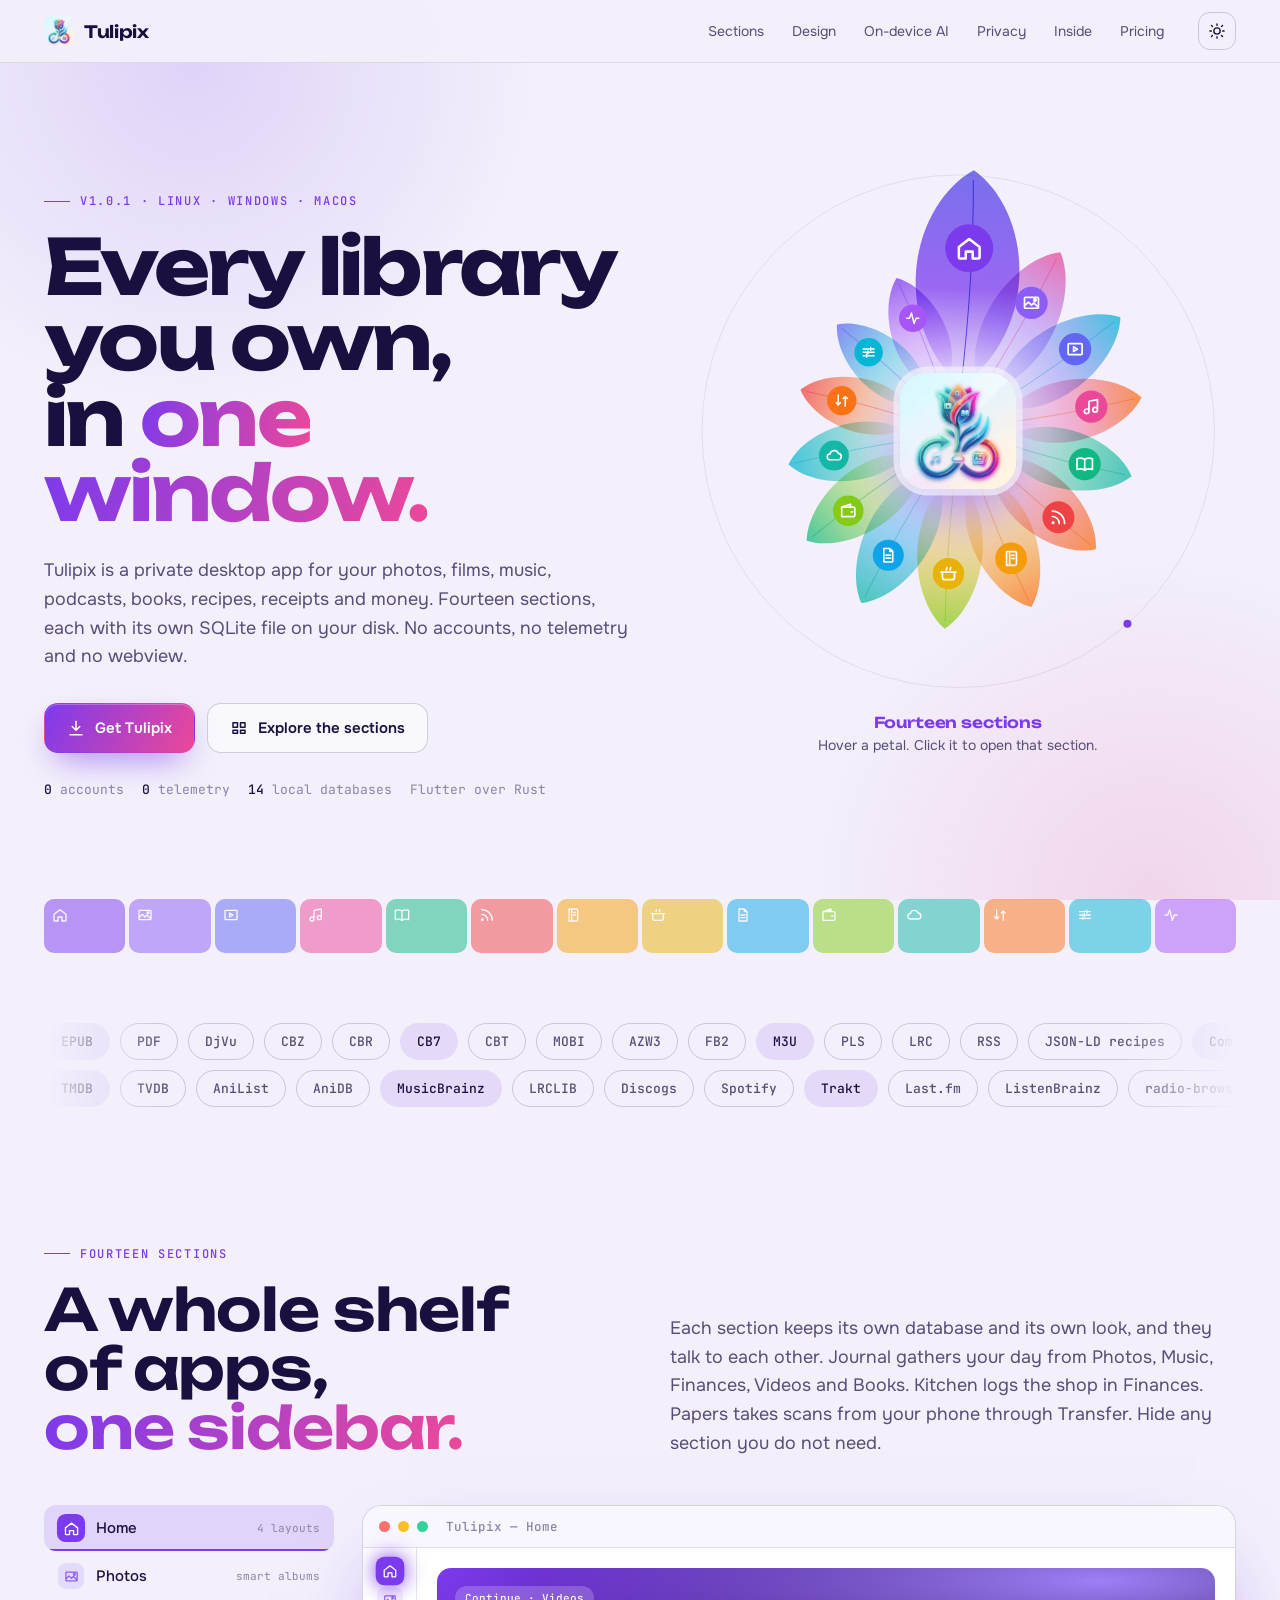
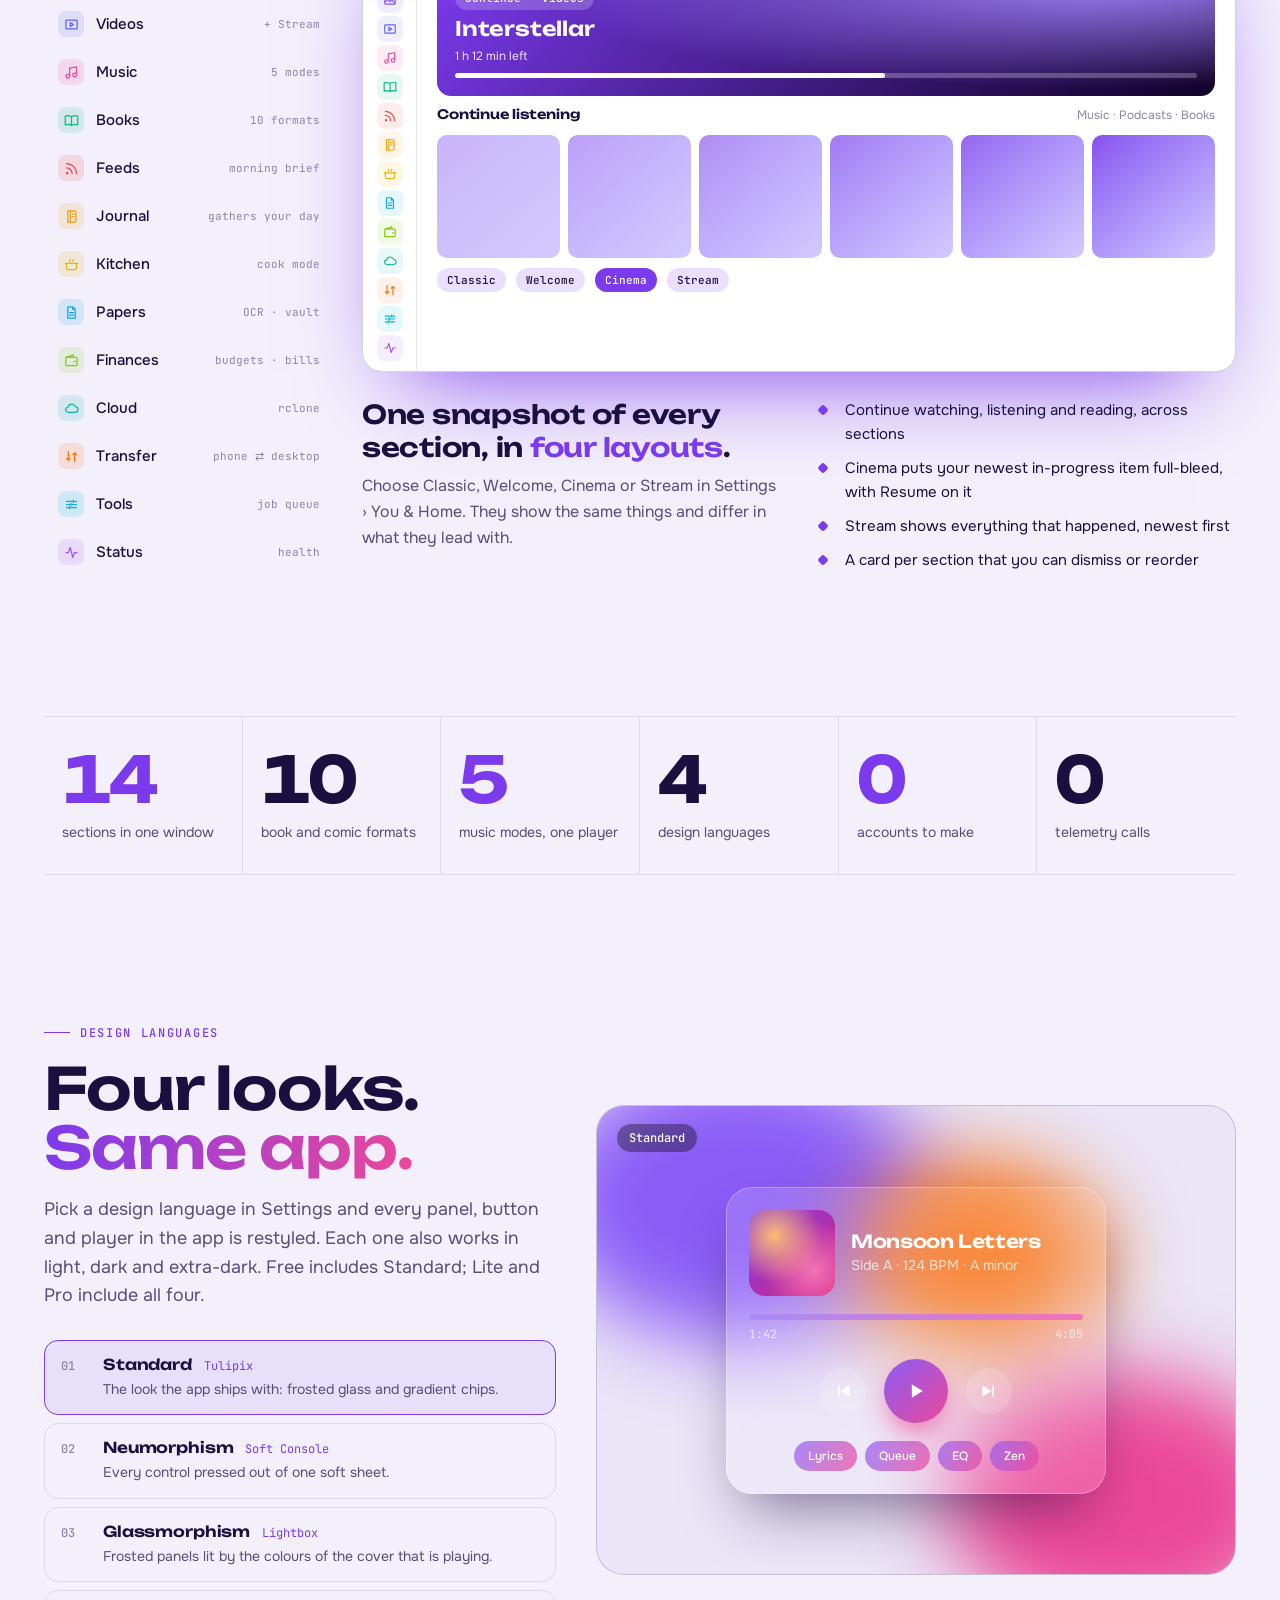
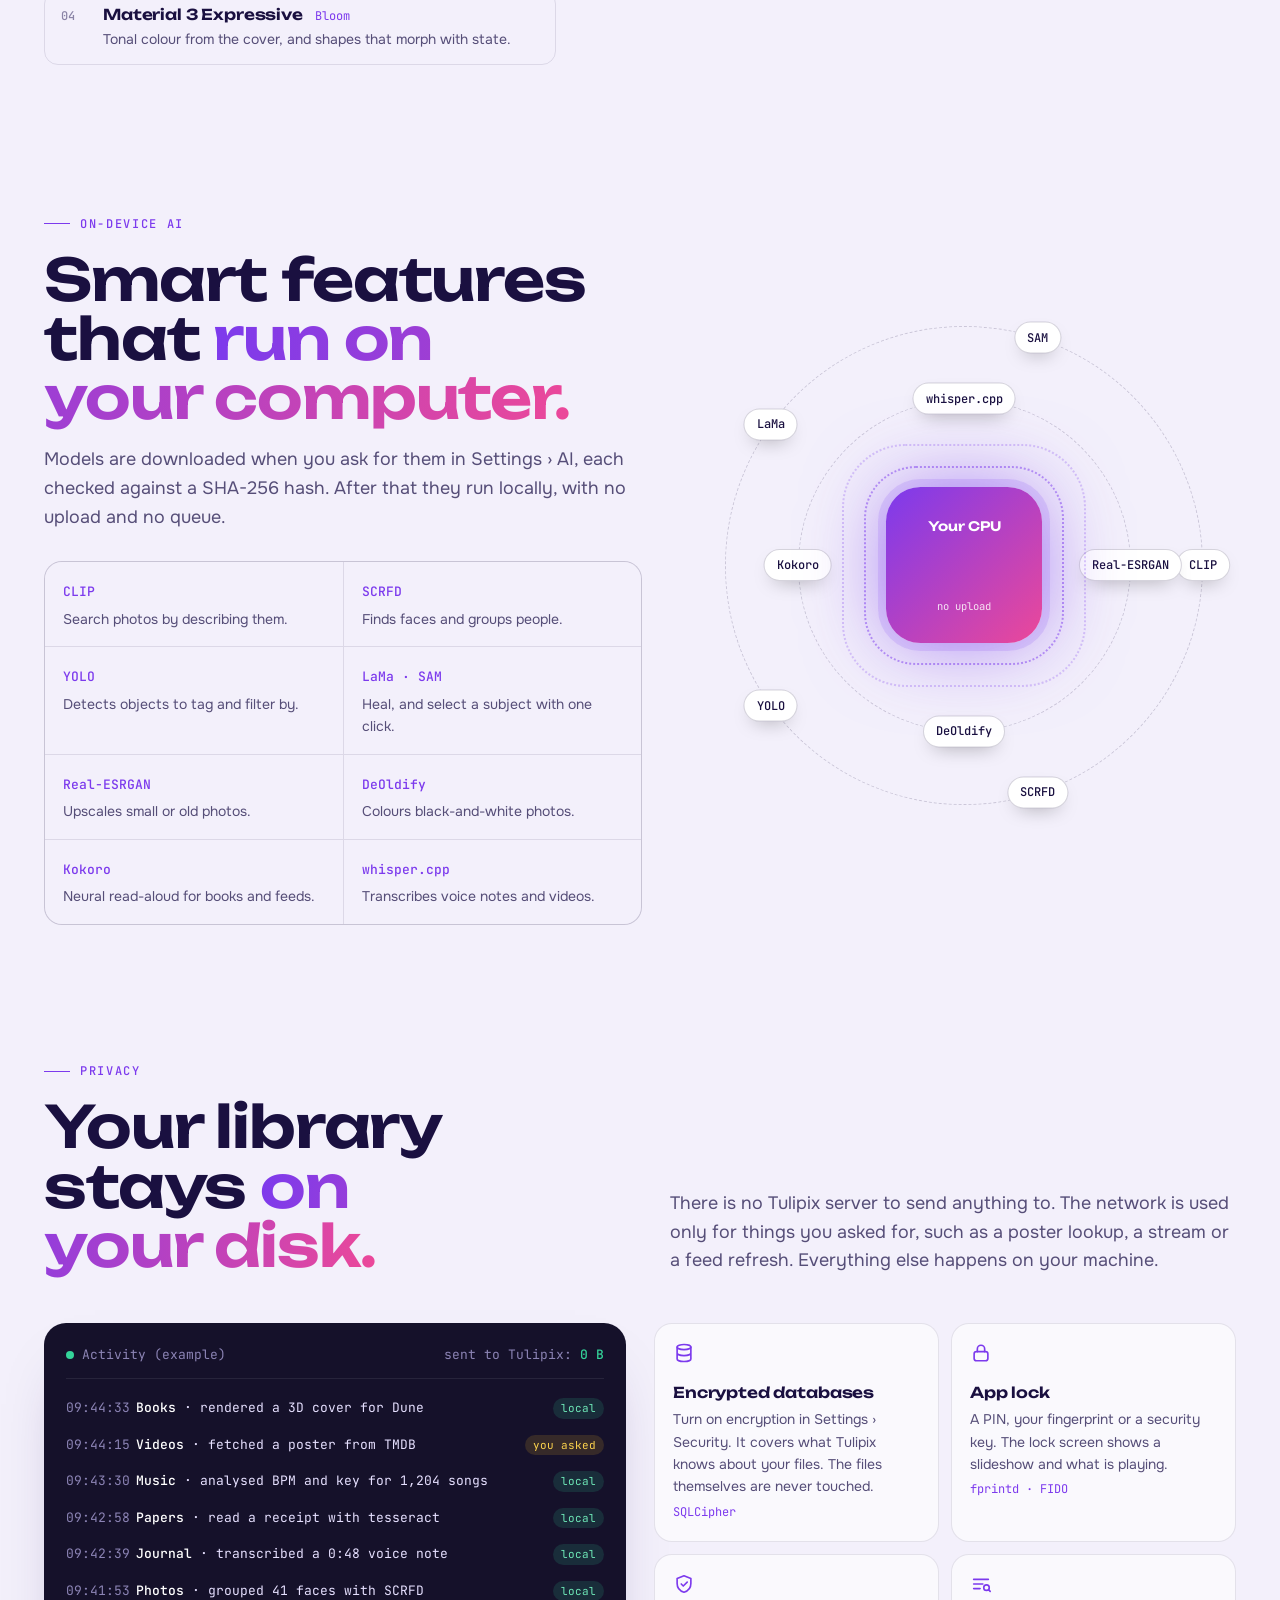
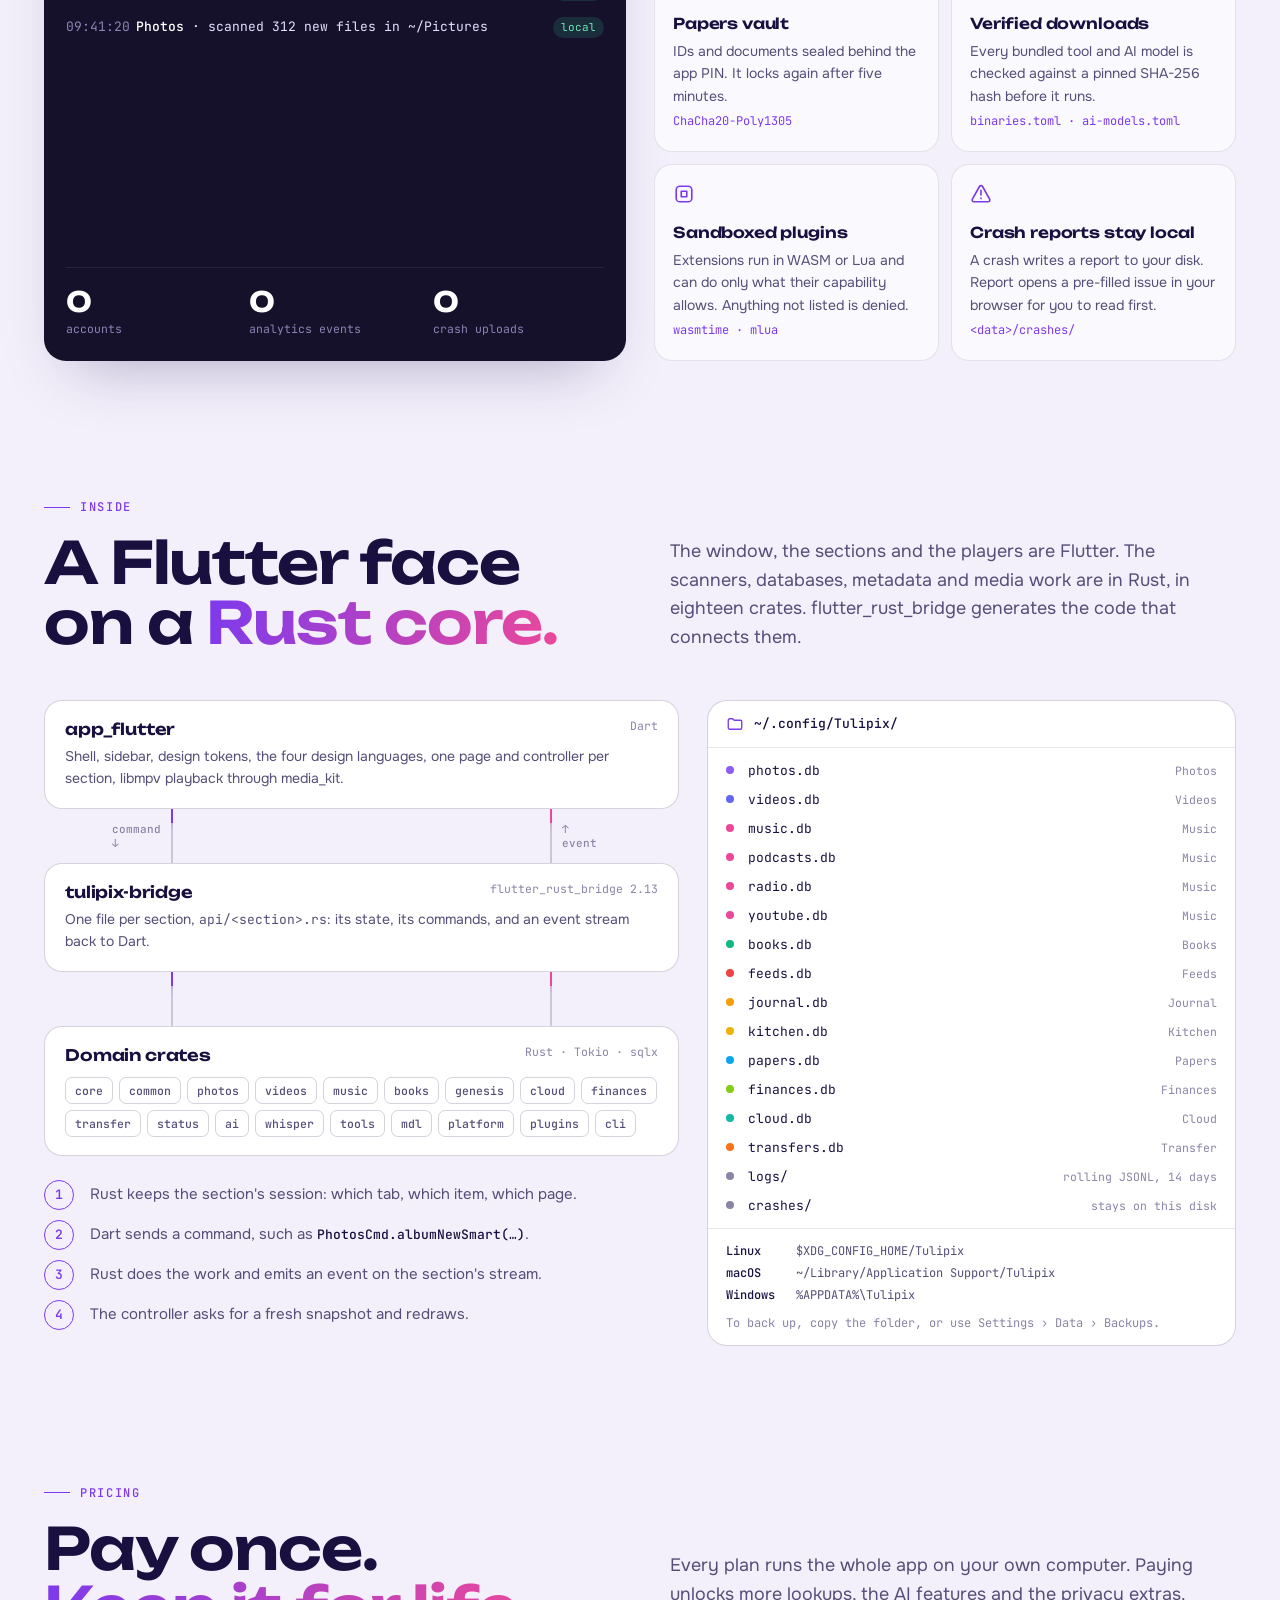
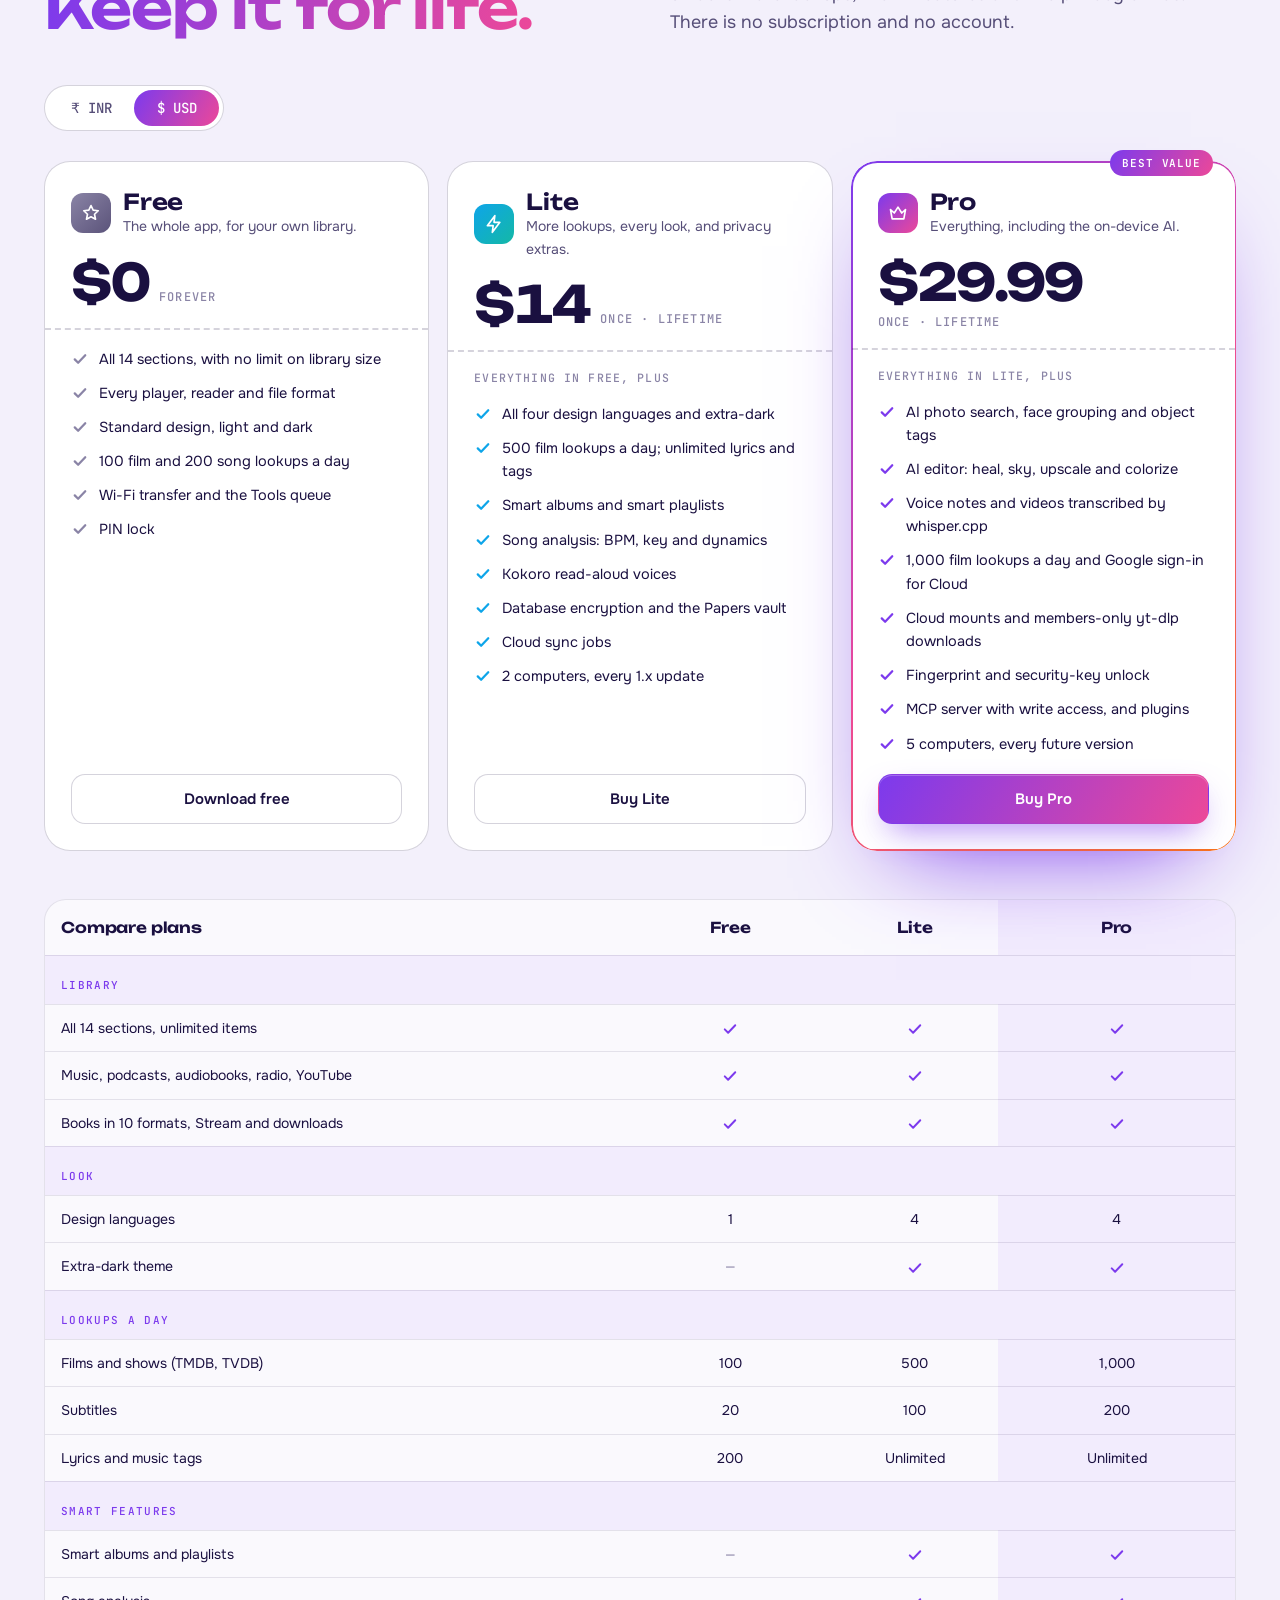
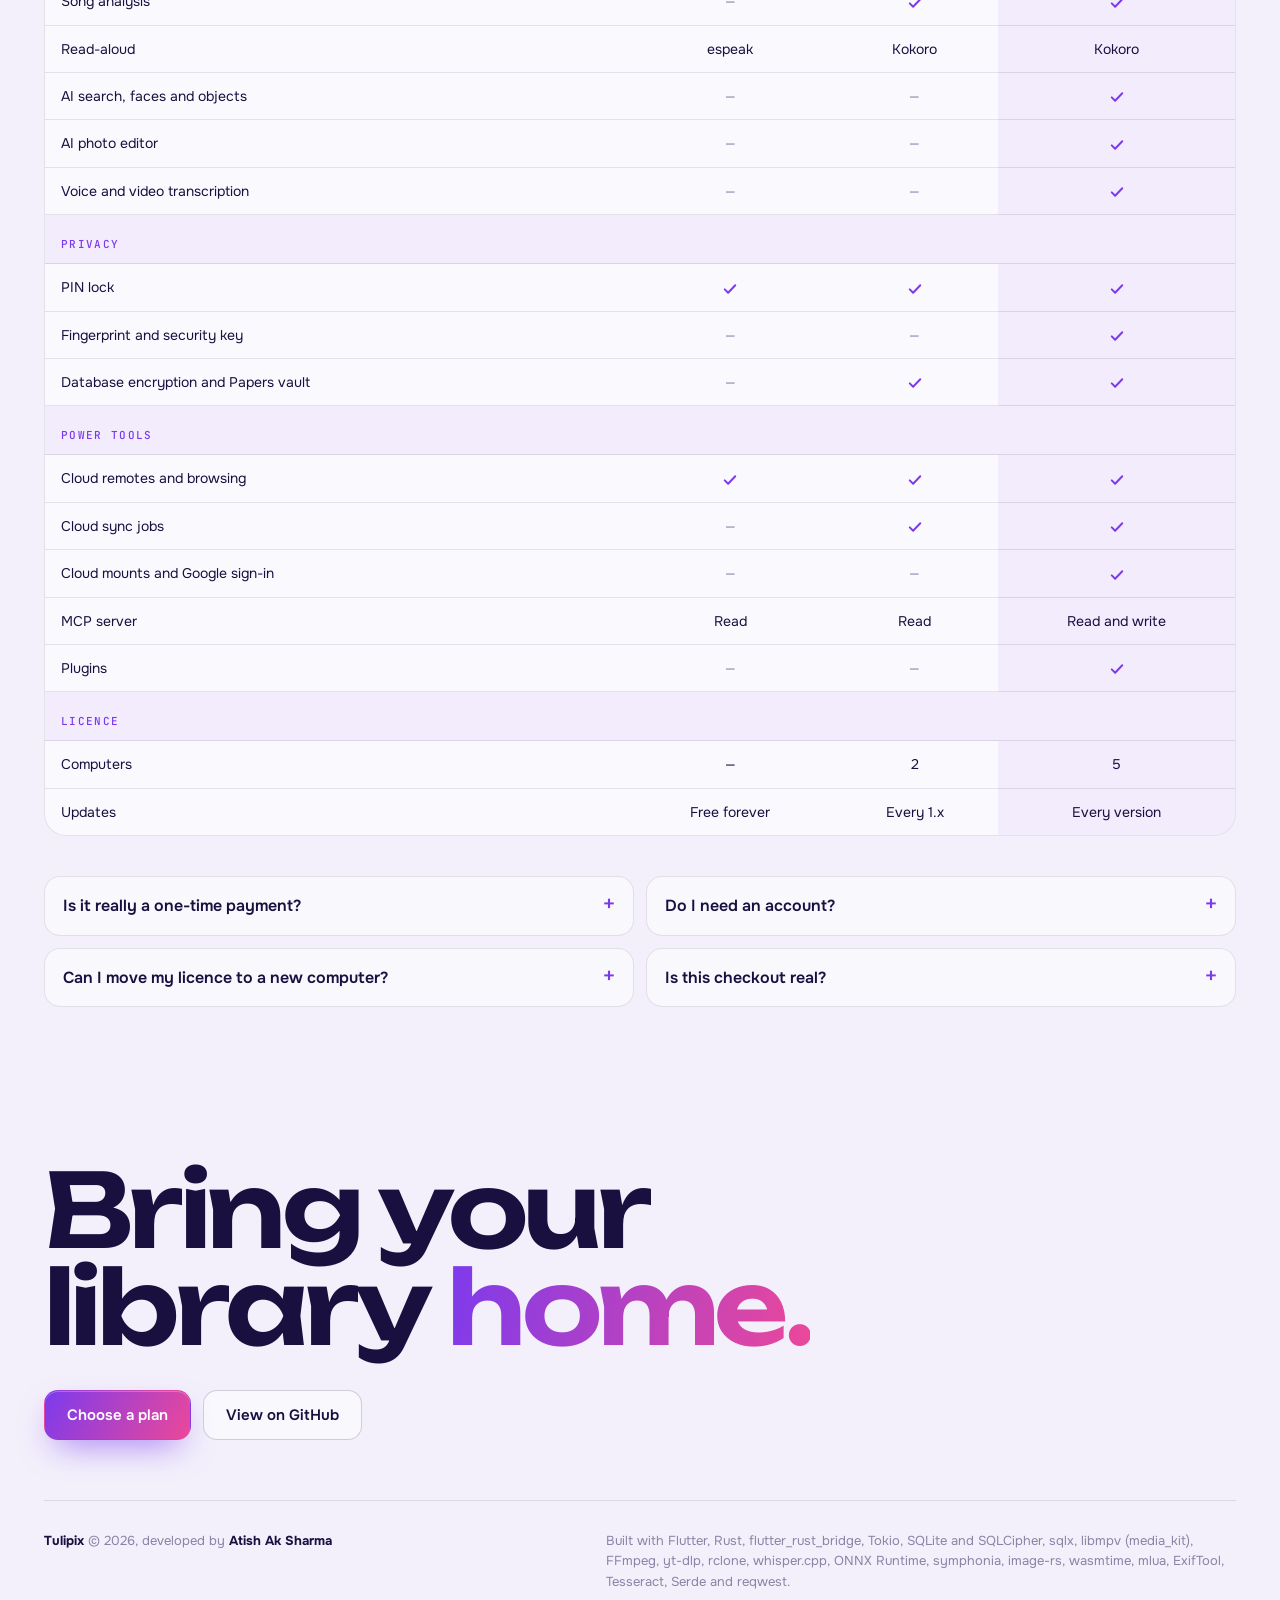
<file: index.html>
<!doctype html>
<html lang="en">
<head>
<meta charset="utf-8">
<meta name="viewport" content="width=device-width, initial-scale=1, viewport-fit=cover">
<title>Tulipix — Private desktop app for photos, videos, music and books</title>
<meta name="description" content="A private desktop app for Linux, Windows and macOS: photos, videos, music, books, recipes, receipts and money in one window. No accounts, no telemetry.">
<meta name="robots" content="index, follow, max-image-preview:large">
<link rel="canonical" href="https://tulipix.pro/">
<meta name="author" content="Atish Ak Sharma">
<meta name="application-name" content="Tulipix">
<meta name="color-scheme" content="light dark">
<meta name="theme-color" media="(prefers-color-scheme: light)" content="#F3F0FB">
<meta name="theme-color" media="(prefers-color-scheme: dark)" content="#0C0A18">
<link rel="icon" type="image/png" sizes="32x32" href="favicon-32.png">
<link rel="apple-touch-icon" sizes="180x180" href="apple-touch-icon.png">
<meta property="og:type" content="website">
<meta property="og:site_name" content="Tulipix">
<meta property="og:url" content="https://tulipix.pro/">
<meta property="og:title" content="Tulipix — every library you own, in one window">
<meta property="og:description" content="Photos, videos, music, podcasts, books, recipes, receipts and money in one private desktop app. Fourteen sections, each with its own database on your disk.">
<meta property="og:image" content="https://tulipix.pro/og-image.jpg">
<meta property="og:image:width" content="1200">
<meta property="og:image:height" content="630">
<meta property="og:image:alt" content="The Tulipix app icon beside the words: every library you own, in one window.">
<meta property="og:locale" content="en_US">
<meta name="twitter:card" content="summary_large_image">
<meta name="twitter:title" content="Tulipix — every library you own, in one window">
<meta name="twitter:description" content="A private desktop app for Linux, Windows and macOS. No accounts, no telemetry.">
<meta name="twitter:image" content="https://tulipix.pro/og-image.jpg">
<script type="application/ld+json">
{
  "@context": "https://schema.org",
  "@type": "SoftwareApplication",
  "name": "Tulipix",
  "applicationCategory": "MultimediaApplication",
  "operatingSystem": "Linux, Windows, macOS",
  "softwareVersion": "1.0.1",
  "description": "A private desktop app for photos, videos, music, podcasts, books, recipes, receipts and money. Fourteen sections in one window, each with its own local database. No accounts and no telemetry.",
  "url": "https://tulipix.pro/",
  "image": "https://tulipix.pro/og-image.jpg",
  "downloadUrl": "https://github.com/atishsharma/tulipix/releases",
  "license": "https://www.apache.org/licenses/LICENSE-2.0",
  "isAccessibleForFree": true,
  "offers": [
    { "@type": "Offer", "name": "Free", "price": "0", "priceCurrency": "USD" },
    { "@type": "Offer", "name": "Lite, lifetime licence", "price": "14", "priceCurrency": "USD" },
    { "@type": "Offer", "name": "Lite, lifetime licence", "price": "999", "priceCurrency": "INR" },
    { "@type": "Offer", "name": "Pro, lifetime licence", "price": "29.99", "priceCurrency": "USD" },
    { "@type": "Offer", "name": "Pro, lifetime licence", "price": "1999", "priceCurrency": "INR" }
  ],
  "author": { "@type": "Person", "name": "Atish Ak Sharma" },
  "featureList": ["Photos with smart albums and on-device AI", "Videos and Stream", "Music, podcasts, audiobooks, radio and YouTube", "Books in ten formats", "Feeds", "Journal", "Kitchen", "Papers with OCR and a vault", "Finances", "Cloud through rclone", "Wi-Fi transfer to and from your phone", "Tools job queue", "Status dashboard", "Four design languages"]
}
</script>
<link rel="preconnect" href="https://fonts.googleapis.com">
<link rel="preconnect" href="https://fonts.gstatic.com" crossorigin>
<link rel="stylesheet" href="https://fonts.googleapis.com/css2?family=Unbounded:wght@400;500;600;700&family=Onest:wght@400;500;600;700&family=JetBrains+Mono:wght@400;500&display=swap">
<style>
@property --hue { syntax: '<color>'; inherits: true; initial-value: #7C3AED; }
@property --hue2 { syntax: '<color>'; inherits: true; initial-value: #4F46E5; }

:root {
  --bg: #F3F0FB;
  --bg-2: #EAE5F7;
  --panel: #FFFFFF;
  --panel-2: #F8F6FE;
  --text: #1A1040;
  --dim: #564E78;
  --faint: #8A84A6;
  --line: rgba(26, 16, 64, .10);
  --line-2: rgba(26, 16, 64, .18);
  --shadow: 0 30px 60px -30px rgba(40, 20, 90, .35);
  --term: #15112A;
  --term-text: #E6E0FF;
  --term-dim: #8C84B5;
  --neu: #E7E3F2;
  --neu-hi: rgba(255, 255, 255, .95);
  --neu-lo: rgba(120, 104, 170, .35);
  --tonal: #FBE0EC;
  --tonal-on: #4A1230;
  --glow: .16;
  --hue: #7C3AED;
  --hue2: #4F46E5;
  --display: 'Unbounded', 'Arial Black', system-ui, sans-serif;
  --body: 'Onest', ui-sans-serif, system-ui, -apple-system, 'Segoe UI', sans-serif;
  --mono: 'JetBrains Mono', ui-monospace, 'SFMono-Regular', Menlo, Consolas, monospace;
  transition: --hue .5s ease, --hue2 .5s ease;
}
@media (prefers-color-scheme: dark) {
  :root:not([data-theme="light"]) {
    color-scheme: dark;
    --bg: #0C0A18;
    --bg-2: #120F22;
    --panel: #17132B;
    --panel-2: #1E1936;
    --text: #EEEAFB;
    --dim: #ADA6CB;
    --faint: #716A93;
    --line: rgba(238, 234, 251, .08);
    --line-2: rgba(238, 234, 251, .17);
    --shadow: 0 40px 80px -30px rgba(0, 0, 0, .7);
    --term: #07060F;
    --neu: #1D1A2B;
    --neu-hi: rgba(255, 255, 255, .06);
    --neu-lo: rgba(0, 0, 0, .55);
    --tonal: #3A1530;
    --tonal-on: #FFD8EA;
    --glow: .22;
  }
}
:root[data-theme="dark"] {
  color-scheme: dark;
  --bg: #0C0A18;
  --bg-2: #120F22;
  --panel: #17132B;
  --panel-2: #1E1936;
  --text: #EEEAFB;
  --dim: #ADA6CB;
  --faint: #716A93;
  --line: rgba(238, 234, 251, .08);
  --line-2: rgba(238, 234, 251, .17);
  --shadow: 0 40px 80px -30px rgba(0, 0, 0, .7);
  --term: #07060F;
  --neu: #1D1A2B;
  --neu-hi: rgba(255, 255, 255, .06);
  --neu-lo: rgba(0, 0, 0, .55);
  --tonal: #3A1530;
  --tonal-on: #FFD8EA;
  --glow: .22;
}

* { box-sizing: border-box; }
[hidden] { display: none !important; }
html { scroll-behavior: smooth; }
body {
  margin: 0;
  background: var(--bg);
  color: var(--text);
  font: 400 16px/1.6 var(--body);
  padding-inline: clamp(16px, 4vw, 44px);
  overflow-x: hidden;
  -webkit-font-smoothing: antialiased;
}
a { color: inherit; }
::selection { background: color-mix(in oklab, var(--hue) 40%, transparent); }
:focus-visible { outline: 2px solid var(--hue); outline-offset: 3px; border-radius: 6px; }
.wrap { max-width: 1220px; margin-inline: auto; }
.mono { font-family: var(--mono); }
h1, h2, h3 { font-family: var(--display); font-weight: 600; letter-spacing: -.02em; text-wrap: balance; margin: 0; }
h2 { font-size: clamp(30px, 4.6vw, 58px); line-height: 1.02; }
h3 { font-size: 19px; line-height: 1.25; letter-spacing: -.01em; }
p { margin: 0; }
.lede { color: var(--dim); font-size: clamp(16px, 1.4vw, 18.5px); max-width: 60ch; text-wrap: pretty; }
.eyebrow {
  font: 500 12px/1 var(--mono); letter-spacing: .14em; text-transform: uppercase;
  color: var(--hue); display: inline-flex; align-items: center; gap: 10px;
}
.eyebrow::before { content: ""; width: 26px; height: 1px; background: currentColor; }
.grad {
  background: linear-gradient(100deg, var(--hue), var(--hue2));
  -webkit-background-clip: text; background-clip: text; color: transparent;
}

/* ambient field behind everything */
.field { position: fixed; inset: 0; z-index: -1; pointer-events: none; overflow: hidden; }
.field i {
  position: absolute; width: 60vmax; height: 60vmax; border-radius: 50%;
  opacity: var(--glow);
  background: radial-gradient(circle, var(--hue), transparent 65%);
}
.field i:nth-child(1) { top: -25vmax; left: -15vmax; }
.field i:nth-child(2) { bottom: -30vmax; right: -20vmax; background: radial-gradient(circle, var(--hue2), transparent 65%); }

/* nav */
.nav {
  position: sticky; top: env(safe-area-inset-top, 0px); z-index: 50;
  margin-inline: calc(-1 * clamp(16px, 4vw, 44px));
  padding: 12px clamp(16px, 4vw, 44px);
  background: color-mix(in oklab, var(--bg) 95%, transparent);
  border-bottom: 1px solid var(--line);
}
.nav .wrap { display: flex; align-items: center; gap: 12px 22px; position: relative; }
#menu { display: none; order: 3; }
.brand { display: flex; align-items: center; gap: 10px; text-decoration: none; font: 600 17px var(--display); letter-spacing: -.02em; }
.brand img { width: 30px; height: 30px; border-radius: 8px; }
.nav ul { display: flex; gap: 4px; list-style: none; margin: 0 0 0 auto; padding: 0; }
.nav ul a {
  text-decoration: none; font-size: 14px; color: var(--dim); padding: 8px 12px; border-radius: 99px;
  transition: color .25s, background .25s;
}
.nav ul a:hover, .nav ul a.cur { color: var(--text); background: color-mix(in oklab, var(--hue) 14%, transparent); }
.icon-btn {
  width: 38px; height: 38px; border-radius: 12px; border: 1px solid var(--line-2); background: transparent;
  color: var(--text); display: grid; place-items: center; cursor: pointer; transition: transform .3s, border-color .3s;
}
.icon-btn:hover { transform: rotate(-12deg); border-color: var(--hue); }
.icon-btn svg { width: 18px; height: 18px; }
.progress { position: absolute; left: 0; bottom: -1px; height: 2px; width: 100%; transform-origin: 0 50%; transform: scaleX(0);
  background: linear-gradient(90deg, var(--hue), var(--hue2)); }
@supports (animation-timeline: scroll()) {
  .progress { animation: grow linear both; animation-timeline: scroll(root); }
  @keyframes grow { to { transform: scaleX(1); } }
}
@media (max-width: 880px) {
  .nav ul { display: none; position: absolute; top: calc(100% + 13px); left: 0; right: 0; flex-direction: column; gap: 2px;
    padding: 8px; border-radius: 18px; border: 1px solid var(--line-2); background: var(--panel); box-shadow: var(--shadow); }
  .nav.open ul { display: flex; animation: menu .3s cubic-bezier(.2,.8,.2,1); }
  .nav ul a { display: block; padding: 13px 14px; font-size: 16px; }
  #theme { margin-left: auto; }
  #menu { display: grid; }
}
@keyframes menu { from { transform: translateY(-8px); opacity: 0; } }

/* buttons */
.btn {
  --mx: 0px; --my: 0px;
  display: inline-flex; align-items: center; gap: 10px; text-decoration: none; cursor: pointer;
  font: 600 15px var(--body); padding: 14px 22px; border-radius: 14px; border: 1px solid transparent;
  transform: translate(var(--mx), var(--my)); transition: transform .25s cubic-bezier(.2,.8,.2,1), box-shadow .3s, background .3s;
}
.btn svg { width: 18px; height: 18px; }
.btn-main {
  color: #fff; background: linear-gradient(120deg, var(--hue), var(--hue2));
  box-shadow: 0 14px 34px -12px color-mix(in oklab, var(--hue) 75%, transparent), inset 0 1px 0 rgba(255,255,255,.25);
}
.btn-main:hover { box-shadow: 0 20px 44px -12px color-mix(in oklab, var(--hue) 90%, transparent), inset 0 1px 0 rgba(255,255,255,.3); }
.btn-ghost { color: var(--text); border-color: var(--line-2); background: color-mix(in oklab, var(--panel) 50%, transparent); }
.btn-ghost:hover { border-color: var(--hue); }

/* hero */
.hero { display: grid; grid-template-columns: 1.05fr 1fr; gap: clamp(24px, 4vw, 60px); align-items: center; padding-block: clamp(40px, 7vw, 96px) 40px; }
.hero h1 { font-size: clamp(40px, 6vw, 82px); line-height: .98; font-weight: 700; letter-spacing: -.035em; }
.hero h1 .ln { display: block; animation: rise-in 1s cubic-bezier(.2,.8,.2,1) both; }
.hero h1 .ln:nth-child(2) { animation-delay: .12s; }
.hero h1 .ln:nth-child(3) { animation-delay: .24s; }
@keyframes rise-in { from { transform: translateY(.35em); opacity: .15; filter: blur(10px); } }
.hero .lede { margin-top: 26px; animation: rise-in 1s .35s cubic-bezier(.2,.8,.2,1) both; }
.hero .cta { display: flex; flex-wrap: wrap; gap: 12px; margin-top: 32px; animation: rise-in 1s .45s cubic-bezier(.2,.8,.2,1) both; }
.hero .meta { display: flex; flex-wrap: wrap; gap: 8px 18px; margin-top: 28px; font: 400 13px var(--mono); color: var(--faint); }
.hero .meta b { color: var(--text); font-weight: 500; }
.hero .eyebrow { margin-bottom: 22px; }
.bloom { position: relative; aspect-ratio: 1; width: 100%; max-width: 580px; justify-self: center; margin-bottom: 120px; }
.bloom canvas { position: absolute; inset: 0; width: 100%; height: 100%; cursor: pointer; }
.bloom .core {
  position: absolute; left: 50%; top: 50%; width: 21%; aspect-ratio: 1; translate: -50% -50%;
  border-radius: 24%; overflow: hidden; pointer-events: none;
  box-shadow: 0 0 0 6px color-mix(in oklab, var(--bg) 70%, transparent), 0 24px 60px -10px color-mix(in oklab, var(--hue) 70%, transparent);
  animation: float 6s ease-in-out infinite;
}
.bloom .core img { width: 100%; height: 100%; display: block; }
@keyframes float { 50% { transform: translateY(-8px) rotate(-2deg); } }
.bloom .cap {
  position: absolute; left: 50%; top: calc(100% + 4px); translate: -50% 0; width: min(100%, 360px); text-align: center;
  font-size: 14px; color: var(--dim); min-height: 7em;
}
.bloom .cap .cap-ic {
  display: grid; place-items: center; width: 44px; height: 44px; margin: 0 auto 8px; border-radius: 14px; color: #fff;
  background: linear-gradient(135deg, var(--c), var(--c2)); box-shadow: 0 12px 26px -10px var(--c);
  animation: pop .55s cubic-bezier(.2,1.4,.4,1);
}
.bloom .cap .cap-ic svg { width: 22px; height: 22px; }
@keyframes pop { from { transform: scale(.4) rotate(-25deg); opacity: .2; } }
.bloom .cap b { display: block; font: 600 15px var(--display); color: var(--hue); letter-spacing: -.01em; margin-bottom: 2px; }
@media (max-width: 900px) {
  .hero { grid-template-columns: 1fr; }
  .bloom { max-width: 440px; }
}

/* spectrum strip */
.spectrum { display: grid; grid-template-columns: repeat(14, 1fr); gap: 4px; margin-top: 30px; }
.spectrum button {
  all: unset; cursor: pointer; position: relative; height: 54px; border-radius: 10px;
  background: var(--c); opacity: .5; transition: opacity .3s, transform .35s cubic-bezier(.2,.8,.2,1), flex .3s;
}
.spectrum button em { position: absolute; left: 8px; top: 8px; color: #fff; line-height: 0; }
.spectrum button em svg { width: 16px; height: 16px; }
.spectrum button span {
  position: absolute; left: 8px; bottom: 7px; font: 500 10.5px var(--mono); color: #fff; letter-spacing: .04em;
  text-shadow: 0 1px 6px rgba(0,0,0,.4); white-space: nowrap; opacity: 0; transition: opacity .3s;
}
.spectrum button:hover, .spectrum button.on, .spectrum button:focus-visible { opacity: 1; transform: translateY(-6px); }
.spectrum button:hover span, .spectrum button.on span, .spectrum button:focus-visible span { opacity: 1; }
@media (max-width: 700px) { .spectrum { grid-template-columns: repeat(7, 1fr); } .spectrum button { height: 40px; opacity: .75; } .spectrum button span { display: none; } .spectrum button em { inset: 0; display: grid; place-items: center; } }

/* marquee */
.marquee { margin-block: 70px 0; display: grid; overflow: hidden; gap: 10px; mask-image: linear-gradient(90deg, transparent, #000 10%, #000 90%, transparent); }
.marquee .row { display: flex; gap: 10px; padding-right: 10px; width: max-content; animation: slide 60s linear infinite; }
.marquee .row.rev { animation-direction: reverse; animation-duration: 75s; }
.marquee:hover .row { animation-play-state: paused; }
.marquee span {
  font: 500 13px var(--mono); padding: 9px 16px; border-radius: 99px; border: 1px solid var(--line-2);
  color: var(--dim); white-space: nowrap; transition: color .2s, border-color .2s;
}
.marquee span:hover { color: var(--text); border-color: var(--hue); }
.marquee span.k { color: var(--text); background: color-mix(in oklab, var(--hue) 12%, transparent); border-color: transparent; }
@keyframes slide { to { transform: translateX(-50%); } }

/* shared section scaffolding */
section.block { padding-block: clamp(80px, 11vw, 150px) 0; position: relative; }
.head { display: grid; grid-template-columns: 1fr 1fr; gap: 20px 60px; align-items: end; margin-bottom: 48px; }
.head .eyebrow { grid-column: 1 / -1; }
@media (max-width: 820px) { .head { grid-template-columns: 1fr; } }
.rv { transform-origin: 50% 100%; }
@supports (animation-timeline: view()) {
  .rv { animation: settle linear both; animation-timeline: view(); animation-range: entry 0% entry 45%; }
  @keyframes settle { from { transform: translateY(56px) scale(.965); } }
}

/* sections switcher */
.switch { display: grid; grid-template-columns: 290px 1fr; gap: 28px; align-items: start; }
.tabs { display: grid; gap: 2px; position: relative; }
.tab {
  all: unset; cursor: pointer; position: relative; display: grid; grid-template-columns: 26px 1fr auto; align-items: center; gap: 12px;
  padding: 10px 14px; border-radius: 12px; color: var(--dim); overflow: hidden; transition: color .25s, background .25s;
}
.tab i { width: 26px; height: 26px; border-radius: 8px; display: grid; place-items: center; color: var(--c); background: color-mix(in oklab, var(--c) 14%, transparent); transition: background .3s, color .3s, transform .35s; }
.tab i svg { width: 15px; height: 15px; }
.tab b { font-weight: 500; color: var(--text); font-size: 15px; }
.tab small { font: 400 11px var(--mono); color: var(--faint); }
.tab:hover { background: color-mix(in oklab, var(--c) 9%, transparent); }
.tab.on { background: color-mix(in oklab, var(--c) 15%, transparent); }
.tab.on i { background: var(--c); color: #fff; transform: scale(1.08); }
.tab .bar { position: absolute; left: 0; bottom: 0; height: 2px; width: 100%; background: var(--c); transform: scaleX(0); transform-origin: 0 50%; }
.tab.on .bar { animation: fill var(--dur, 6s) linear forwards; }
.tabs.paused .tab.on .bar { animation: none; transform: scaleX(1); opacity: .5; }
@keyframes fill { to { transform: scaleX(1); } }

.window {
  --c: #7C3AED;
  border-radius: 20px; border: 1px solid var(--line-2); background: var(--panel); box-shadow: var(--shadow); overflow: hidden;
  transition: box-shadow .6s;
}
.window .tb { display: flex; align-items: center; gap: 8px; padding: 12px 16px; border-bottom: 1px solid var(--line); background: var(--panel-2); }
.window .tb i { width: 11px; height: 11px; border-radius: 50%; background: var(--line-2); }
.window .tb i:first-child { background: #F87171; } .window .tb i:nth-child(2) { background: #FBBF24; } .window .tb i:nth-child(3) { background: #34D399; }
.window .tb span { margin-left: 10px; font: 500 12.5px var(--mono); color: var(--faint); }
.window .body { display: grid; grid-template-columns: 54px 1fr; min-height: 360px; }
.rail { border-right: 1px solid var(--line); padding: 10px 0; display: grid; gap: 3px; justify-items: center; align-content: start; }
.rail i { width: 26px; height: 26px; border-radius: 8px; display: grid; place-items: center; color: var(--c); background: color-mix(in oklab, var(--c) 10%, transparent); transition: background .3s, color .3s, transform .3s; }
.rail i svg { width: 14px; height: 14px; }
.rail i.on { background: var(--c); color: #fff; transform: scale(1.1); box-shadow: 0 0 18px var(--c); }
.stage { padding: 20px; position: relative; overflow: hidden; }
.stage > .view { animation: swap .6s cubic-bezier(.2,.8,.2,1); }
@keyframes swap { from { transform: translateY(16px) scale(.985); opacity: .2; filter: blur(6px); } }
.detail { margin-top: 26px; display: grid; grid-template-columns: 1fr 1fr; gap: 24px 40px; }
.detail h3 { font-size: 26px; color: var(--text); }
.detail h3 em { font-style: normal; color: var(--c); }
.detail p { color: var(--dim); margin-top: 10px; }
.detail ul { margin: 0; padding: 0; list-style: none; display: grid; gap: 10px; }
.detail li { display: grid; grid-template-columns: 18px 1fr; gap: 8px; color: var(--text); font-size: 15px; }
.detail li::before { content: ""; width: 8px; height: 8px; margin-top: 8px; border-radius: 2px; background: var(--c); transform: rotate(45deg); }
@media (max-width: 960px) { .switch { grid-template-columns: 1fr; } .tabs { grid-template-columns: repeat(auto-fill, minmax(150px, 1fr)); } .tab small { display: none; } }
@media (max-width: 620px) {
  .detail { grid-template-columns: 1fr; } .window .body { grid-template-columns: 1fr; } .rail { display: none; }
  .tabs { display: flex; overflow-x: auto; gap: 6px; scroll-snap-type: x proximity; scrollbar-width: none;
    margin-inline: calc(-1 * clamp(16px, 4vw, 44px)); padding: 2px clamp(16px, 4vw, 44px) 8px; }
  .tabs::-webkit-scrollbar { display: none; }
  .tab { flex: none; scroll-snap-align: start; grid-template-columns: 26px auto; padding: 9px 14px 9px 10px; border: 1px solid var(--line); }
  .stage { padding: 14px; }
  .window .body { min-height: 320px; }
  .detail h3 { font-size: 22px; }
}

/* mock views — every piece takes its colour from --c */
.v-row { display: flex; gap: 10px; }
.v-col { display: grid; gap: 10px; }
.pill { font: 500 11px var(--mono); padding: 5px 10px; border-radius: 99px; background: color-mix(in oklab, var(--c) 16%, transparent); color: var(--text); white-space: nowrap; }
.muted { color: var(--faint); font-size: 12px; }
.ttl { font: 600 15px var(--display); letter-spacing: -.01em; }
.sk { height: 8px; border-radius: 4px; background: var(--line-2); }
.tile { border-radius: 10px; background: linear-gradient(140deg, color-mix(in oklab, var(--c) var(--a, 70%), #fff 0%), color-mix(in oklab, var(--c) 30%, var(--panel))); }
.banner { border-radius: 14px; padding: 18px; min-height: 120px; display: flex; flex-direction: column; justify-content: flex-end; gap: 6px; color: #fff;
  background: radial-gradient(120% 140% at 85% 10%, color-mix(in oklab, var(--c) 70%, #fff), transparent 60%), linear-gradient(130deg, var(--c), color-mix(in oklab, var(--c) 30%, #000)); }
.banner .ttl { font-size: 20px; }
.meter { height: 5px; border-radius: 3px; background: var(--line-2); overflow: hidden; }
.meter i { display: block; height: 100%; width: var(--w); background: var(--c); border-radius: 3px; }
.meter.live i { width: 100%; transform-origin: 0 50%; animation: job 3.6s ease-in-out infinite alternate; }
@keyframes job { from { transform: scaleX(.12); } to { transform: scaleX(.92); } }
.bars { display: flex; align-items: flex-end; gap: 3px; height: 54px; }
.bars i { flex: 1; height: 100%; border-radius: 2px; background: var(--c); transform-origin: 50% 100%; animation: eq 1.1s ease-in-out infinite alternate; animation-delay: calc(var(--i) * -.13s); }
@keyframes eq { from { transform: scaleY(.18); } to { transform: scaleY(1); } }
.vinyl { width: 110px; height: 110px; border-radius: 50%; flex: none;
  background: radial-gradient(circle, var(--c) 0 18%, #111 19% 21%, #1b1b1f 22%, #111 40%, #1b1b1f 41%, #0d0d10 70%);
  animation: spin 5s linear infinite; box-shadow: 0 10px 30px -10px var(--c); }
@keyframes spin { to { transform: rotate(1turn); } }
.spine { border-radius: 4px 4px 2px 2px; width: 26px; background: linear-gradient(90deg, color-mix(in oklab, var(--c) 80%, #000), var(--c), color-mix(in oklab, var(--c) 70%, #fff)); transition: transform .3s; }
.spine:hover { transform: translateY(-10px); }
.cal { display: grid; grid-template-columns: repeat(7, 1fr); gap: 5px; }
.cal i { aspect-ratio: 1; border-radius: 7px; background: color-mix(in oklab, var(--c) var(--m), transparent); display: grid; place-items: center; font: 500 10px var(--mono); color: var(--dim); font-style: normal; }
.ring { width: 130px; height: 130px; border-radius: 50%; flex: none; display: grid; place-items: center;
  background: conic-gradient(var(--c) calc(var(--p) * 1%), var(--line-2) 0); position: relative; }
.ring::before { content: ""; position: absolute; inset: 10px; border-radius: 50%; background: var(--panel); }
.ring span { position: relative; font: 600 24px var(--mono); }
.doc { border-radius: 10px; border: 1px solid var(--line-2); padding: 12px; display: grid; gap: 7px; background: var(--panel-2); transition: transform .3s, border-color .3s; }
.doc:hover { transform: translateY(-4px) rotate(-1deg); border-color: var(--c); }
.donut { width: 140px; height: 140px; border-radius: 50%; flex: none;
  background: conic-gradient(var(--c) 0 38%, color-mix(in oklab, var(--c) 60%, #06B6D4) 0 61%, color-mix(in oklab, var(--c) 40%, #F59E0B) 0 80%, var(--line-2) 0);
  -webkit-mask: radial-gradient(circle, transparent 52%, #000 53%); mask: radial-gradient(circle, transparent 52%, #000 53%);
  animation: spin 18s linear infinite; }
.tree div { display: flex; align-items: center; gap: 8px; padding: 7px 0; border-bottom: 1px dashed var(--line); font: 400 12.5px var(--mono); }
.tree div:last-child { border: 0; }
.tree .arr { margin-left: auto; color: var(--c); animation: pulse 1.4s ease-in-out infinite; }
@keyframes pulse { 50% { opacity: .25; } }
.qr { width: 130px; height: 130px; flex: none; padding: 8px; background: #fff; border-radius: 12px; }
.qr svg { width: 100%; height: 100%; display: block; }
.hb { display: grid; grid-template-columns: 76px 1fr 34px; gap: 10px; align-items: center; font: 400 11.5px var(--mono); color: var(--dim); }

/* numbers */
.nums { display: grid; grid-template-columns: repeat(6, 1fr); border-block: 1px solid var(--line); }
.num { padding: 30px 18px; border-right: 1px solid var(--line); }
.num:last-child { border-right: 0; }
.num b { display: block; font: 700 clamp(38px, 5vw, 64px)/1 var(--display); letter-spacing: -.04em; font-variant-numeric: tabular-nums; }
.num:nth-child(odd) b { color: var(--hue); }
.num span { display: block; margin-top: 10px; color: var(--dim); font-size: 14px; }
@media (max-width: 900px) { .nums { grid-template-columns: repeat(3, 1fr); } .num:nth-child(3) { border-right: 0; } .num:nth-child(-n+3) { border-bottom: 1px solid var(--line); } }
@media (max-width: 520px) { .nums { grid-template-columns: repeat(2, 1fr); } .num { border-right: 0 !important; border-bottom: 1px solid var(--line); } }

/* design languages */
.langs { display: grid; grid-template-columns: 1fr 1.25fr; gap: 40px; align-items: center; }
.lang-list { display: grid; gap: 8px; margin-top: 30px; }
.lang {
  all: unset; cursor: pointer; display: grid; grid-template-columns: 30px 1fr; gap: 4px 12px; padding: 14px 16px; border-radius: 14px;
  border: 1px solid var(--line); transition: border-color .3s, background .3s, transform .3s;
}
.lang:hover { transform: translateX(6px); }
.lang.on { border-color: var(--hue); background: color-mix(in oklab, var(--hue) 9%, transparent); }
.lang em { grid-row: span 2; font: 500 12px var(--mono); color: var(--faint); font-style: normal; padding-top: 3px; }
.lang b { font: 600 15px var(--display); letter-spacing: -.01em; }
.lang b small { font: 400 12px var(--mono); color: var(--hue); margin-left: 8px; letter-spacing: 0; }
.lang span { color: var(--dim); font-size: 14px; }
.skins { position: relative; border-radius: 28px; overflow: hidden; min-height: 470px; display: grid; place-items: center; padding: 30px;
  border: 1px solid var(--line-2); transition: background .8s; }
.skins .blob { position: absolute; border-radius: 50%; filter: blur(40px); transition: opacity .8s, transform 1.2s; }
.skins .b1 { width: 60%; height: 60%; left: -8%; top: -10%; background: #8B5CF6; }
.skins .b2 { width: 55%; height: 55%; right: -10%; bottom: -12%; background: #EC4899; }
.skins .b3 { width: 40%; height: 40%; right: 20%; top: 12%; background: #F97316; }
.player {
  position: relative; width: min(100%, 380px); padding: 22px; display: grid; gap: 18px;
  transition: background .8s, border-radius .8s, box-shadow .8s, border-color .8s, color .8s, backdrop-filter .8s;
  border: 1px solid transparent;
}
.player .top { display: grid; grid-template-columns: 86px 1fr; gap: 16px; align-items: center; }
.player .cover { aspect-ratio: 1; border-radius: 16px; transition: border-radius .8s, box-shadow .8s;
  background: radial-gradient(circle at 30% 30%, #FDBA74, transparent 55%), radial-gradient(circle at 75% 70%, #F472B6, transparent 55%), linear-gradient(135deg, #7C3AED, #DB2777); }
.player .t { font: 600 18px var(--display); letter-spacing: -.02em; }
.player .a { font-size: 14px; opacity: .75; margin-top: 2px; }
.player .seek { height: 6px; border-radius: 3px; position: relative; transition: background .8s; }
.player .seek i { position: absolute; inset: 0; border-radius: inherit; transform-origin: 0 50%; transition: background .8s; animation: seek 14s linear infinite; }
@keyframes seek { from { transform: scaleX(.08); } to { transform: scaleX(.96); } }
.player .time { display: flex; justify-content: space-between; font: 400 11.5px var(--mono); opacity: .7; margin-top: 6px; }
.player .ctl { display: flex; align-items: center; justify-content: center; gap: 18px; }
.player .ctl button { all: unset; cursor: pointer; width: 46px; height: 46px; display: grid; place-items: center; border-radius: 50%;
  transition: background .8s, box-shadow .6s, border-radius .6s, transform .3s, color .8s; }
.player .ctl button:hover { transform: scale(1.08); }
.player .ctl .play { width: 64px; height: 64px; }
.player .ctl svg { width: 20px; height: 20px; }
.player .chips { display: flex; gap: 8px; justify-content: center; flex-wrap: wrap; }
.player .chips span { font: 500 12px var(--body); padding: 7px 14px; border-radius: 99px; transition: background .8s, box-shadow .8s, color .8s, border-radius .8s; }
/* skin: standard */
.skins[data-skin="standard"] { background: var(--bg-2); }
.skins[data-skin="standard"] .player { color: #fff; border-radius: 26px; background: rgba(255,255,255,.14); border-color: rgba(255,255,255,.28);
  backdrop-filter: blur(22px); -webkit-backdrop-filter: blur(22px); box-shadow: 0 30px 60px -20px rgba(30,10,60,.55); }
.skins[data-skin="standard"] .seek { background: rgba(255,255,255,.25); }
.skins[data-skin="standard"] .seek i { background: linear-gradient(90deg, #A78BFA, #F472B6); }
.skins[data-skin="standard"] .ctl button { background: rgba(255,255,255,.14); }
.skins[data-skin="standard"] .ctl .play { background: linear-gradient(135deg, #8B5CF6, #EC4899); box-shadow: 0 12px 30px -8px #EC4899; }
.skins[data-skin="standard"] .chips span { background: linear-gradient(120deg, rgba(139,92,246,.7), rgba(236,72,153,.7)); }
/* skin: neumorphism */
.skins[data-skin="neu"] { background: var(--neu); }
.skins[data-skin="neu"] .blob { opacity: 0; }
.skins[data-skin="neu"] .player { color: var(--text); border-radius: 30px; background: var(--neu); box-shadow: 14px 14px 30px var(--neu-lo), -14px -14px 30px var(--neu-hi); }
.skins[data-skin="neu"] .cover { box-shadow: inset 6px 6px 14px rgba(0,0,0,.25); border-radius: 22px; }
.skins[data-skin="neu"] .seek { background: var(--neu); box-shadow: inset 3px 3px 6px var(--neu-lo), inset -3px -3px 6px var(--neu-hi); }
.skins[data-skin="neu"] .seek i { background: #8B5CF6; }
.skins[data-skin="neu"] .ctl button { background: var(--neu); box-shadow: 6px 6px 14px var(--neu-lo), -6px -6px 14px var(--neu-hi); }
.skins[data-skin="neu"] .ctl .play { color: #8B5CF6; box-shadow: inset 6px 6px 14px var(--neu-lo), inset -6px -6px 14px var(--neu-hi); }
.skins[data-skin="neu"] .chips span { background: var(--neu); box-shadow: 4px 4px 10px var(--neu-lo), -4px -4px 10px var(--neu-hi); }
/* skin: glass (lit by the cover) */
.skins[data-skin="glass"] { background: #2A0F2E; }
.skins[data-skin="glass"] .b1 { background: #F97316; transform: scale(1.3); } .skins[data-skin="glass"] .b2 { background: #DB2777; transform: scale(1.4); }
.skins[data-skin="glass"] .b3 { background: #FDBA74; transform: translate(-30%, 40%) scale(1.3); }
.skins[data-skin="glass"] .player { color: #fff; border-radius: 20px; background: rgba(255,255,255,.07); border-color: rgba(255,255,255,.4);
  backdrop-filter: blur(30px) saturate(1.8); -webkit-backdrop-filter: blur(30px) saturate(1.8); box-shadow: inset 0 1px 0 rgba(255,255,255,.5), 0 30px 70px -20px rgba(0,0,0,.6); }
.skins[data-skin="glass"] .seek { background: rgba(255,255,255,.2); }
.skins[data-skin="glass"] .seek i { background: #fff; }
.skins[data-skin="glass"] .ctl button { background: rgba(255,255,255,.1); border: 1px solid rgba(255,255,255,.25); }
.skins[data-skin="glass"] .ctl .play { background: rgba(255,255,255,.9); color: #9D174D; }
.skins[data-skin="glass"] .chips span { background: rgba(255,255,255,.12); border: 1px solid rgba(255,255,255,.3); }
/* skin: expressive */
.skins[data-skin="bloom"] { background: color-mix(in oklab, var(--tonal) 70%, var(--bg)); }
.skins[data-skin="bloom"] .blob { opacity: 0; }
.skins[data-skin="bloom"] .player { color: var(--tonal-on); border-radius: 44px 44px 44px 12px; background: var(--tonal); }
.skins[data-skin="bloom"] .cover { border-radius: 50% 50% 50% 12px; animation: morph 5s ease-in-out infinite; }
@keyframes morph { 50% { border-radius: 16px 50% 16px 50%; } }
.skins[data-skin="bloom"] .seek { background: color-mix(in oklab, #DB2777 25%, transparent); height: 10px; border-radius: 6px; }
.skins[data-skin="bloom"] .seek i { background: #DB2777; }
.skins[data-skin="bloom"] .ctl button { background: color-mix(in oklab, #DB2777 18%, transparent); border-radius: 16px; }
.skins[data-skin="bloom"] .ctl .play { background: #DB2777; color: #fff; border-radius: 22px; animation: morph 3s ease-in-out infinite; }
.skins[data-skin="bloom"] .chips span { background: color-mix(in oklab, #DB2777 16%, transparent); border-radius: 10px; }
.skins-label { position: absolute; left: 20px; top: 18px; font: 500 12px var(--mono); padding: 6px 12px; border-radius: 99px; background: rgba(0,0,0,.35); color: #fff; z-index: 2; }
@media (max-width: 900px) { .langs { grid-template-columns: 1fr; } }

/* AI orbit */
.ai { display: grid; grid-template-columns: 1.1fr 1fr; gap: 50px; align-items: center; }
.orbit { position: relative; aspect-ratio: 1; width: 100%; max-width: 520px; justify-self: center; }
.orbit .rg { position: absolute; inset: var(--in); border-radius: 50%; border: 1px dashed var(--line-2); animation: spin var(--sp) linear infinite; }
.orbit .rg.rev { animation-direction: reverse; }
.orbit .rg > span {
  position: absolute; left: 50%; top: 50%; transform: rotate(var(--r)) translate(calc(var(--rad) * 1px)) rotate(calc(-1 * var(--r)));
  translate: -50% -50%;
}
.orbit .rg > span > em {
  display: block; font: 500 12px var(--mono); font-style: normal; white-space: nowrap; padding: 7px 12px; border-radius: 99px;
  background: var(--panel); border: 1px solid var(--line-2); box-shadow: 0 8px 20px -10px rgba(0,0,0,.4);
  animation: spin var(--sp) linear infinite reverse;
}
.orbit .rg.rev > span > em { animation-direction: normal; }
.orbit .chip {
  position: absolute; left: 50%; top: 50%; translate: -50% -50%; width: 30%; aspect-ratio: 1; border-radius: 22%;
  display: grid; place-items: center; text-align: center; font: 600 13px var(--display); color: #fff;
  background: linear-gradient(135deg, var(--hue), var(--hue2));
  box-shadow: 0 0 0 8px color-mix(in oklab, var(--hue) 14%, transparent), 0 0 80px color-mix(in oklab, var(--hue) 60%, transparent);
}
.orbit .chip small { display: block; font: 400 10.5px var(--mono); opacity: .85; margin-top: 4px; }
.orbit .chip::before, .orbit .chip::after { content: ""; position: absolute; inset: -14%; border: 2px dotted color-mix(in oklab, var(--hue) 50%, transparent); border-radius: 26%; }
.orbit .chip::after { inset: -28%; opacity: .5; animation: spin 30s linear infinite; }
.models { display: grid; grid-template-columns: 1fr 1fr; gap: 1px; background: var(--line); border: 1px solid var(--line); border-radius: 18px; overflow: hidden; margin-top: 30px; }
.models div { background: var(--bg); padding: 16px 18px; transition: background .3s; }
.models div:hover { background: color-mix(in oklab, var(--hue) 8%, var(--bg)); }
.models b { font: 500 13px var(--mono); color: var(--hue); }
.models p { font-size: 14px; color: var(--dim); margin-top: 4px; }
@media (max-width: 900px) { .ai { grid-template-columns: 1fr; } }
@media (max-width: 480px) { .models { grid-template-columns: 1fr; } }

/* privacy */
.priv { display: grid; grid-template-columns: 1fr 1fr; gap: 28px; }
.monitor { display: flex; flex-direction: column; border-radius: 22px; background: var(--term); color: var(--term-text); padding: 22px; font: 400 13px/1.5 var(--mono); box-shadow: var(--shadow); overflow: hidden; }
.monitor .mh { display: flex; justify-content: space-between; gap: 12px; flex-wrap: wrap; padding-bottom: 14px; border-bottom: 1px solid rgba(255,255,255,.08); color: var(--term-dim); }
.monitor .mh b { color: #34D399; font-weight: 500; }
.monitor .dot { display: inline-block; width: 8px; height: 8px; border-radius: 50%; background: #34D399; margin-right: 8px; animation: pulse 1.4s infinite; }
.feed { list-style: none; margin: 0; padding: 12px 0 0; display: grid; align-content: start; gap: 2px; min-height: 250px; flex: 1; }
.feed li { display: grid; grid-template-columns: 58px 1fr auto; gap: 12px; padding: 7px 0; animation: drop .6s cubic-bezier(.2,.8,.2,1); }
.feed li time { color: var(--term-dim); }
.feed li .tag { font-size: 11px; padding: 2px 8px; border-radius: 99px; background: rgba(52, 211, 153, .14); color: #6EE7B7; align-self: start; }
.feed li .tag.net { background: rgba(251, 191, 36, .14); color: #FCD34D; }
@keyframes drop { from { transform: translateY(-14px); opacity: 0; } }
.zero { display: grid; grid-template-columns: repeat(3, 1fr); gap: 12px; margin-top: 14px; padding-top: 16px; border-top: 1px solid rgba(255,255,255,.08); }
.zero div b { display: block; font: 700 28px var(--display); color: #fff; }
.zero div span { color: var(--term-dim); font-size: 11.5px; }
.guards { display: grid; grid-template-columns: 1fr 1fr; gap: 12px; }
.guard { border-radius: 18px; border: 1px solid var(--line); background: color-mix(in oklab, var(--panel) 60%, transparent); padding: 18px; transition: transform .35s cubic-bezier(.2,.8,.2,1), border-color .3s; }
.guard:hover { transform: translateY(-5px); border-color: var(--hue); }
.guard svg { width: 22px; height: 22px; color: var(--hue); }
.guard h3 { font-size: 15px; margin-top: 12px; }
.guard p { font-size: 14px; color: var(--dim); margin-top: 6px; }
.guard .mono { font-size: 12px; color: var(--hue); }
@media (max-width: 900px) { .priv { grid-template-columns: 1fr; } }
@media (max-width: 480px) { .guards { grid-template-columns: 1fr; } }

/* inside */
.stack { display: grid; grid-template-columns: 1.2fr 1fr; gap: 28px; align-items: start; }
.layers { display: grid; gap: 0; position: relative; }
.layer { position: relative; border-radius: 18px; border: 1px solid var(--line-2); background: var(--panel); padding: 18px 20px; z-index: 1; }
.layer h3 { font-size: 16px; display: flex; justify-content: space-between; gap: 10px; flex-wrap: wrap; }
.layer h3 .mono { font-size: 11.5px; color: var(--faint); font-weight: 400; letter-spacing: 0; }
.layer p { color: var(--dim); font-size: 14px; margin-top: 6px; }
.pipe { height: 54px; position: relative; margin-inline: auto; width: 60%; display: flex; justify-content: space-between; }
.pipe span { position: relative; width: 2px; background: var(--line-2); overflow: hidden; }
.pipe span::after { content: ""; position: absolute; left: -2px; top: 0; width: 6px; height: 14px; border-radius: 3px; background: var(--hue); box-shadow: 0 0 12px var(--hue); animation: down 1.6s linear infinite; }
.pipe span.up::after { background: var(--hue2); box-shadow: 0 0 12px var(--hue2); animation-name: up; animation-delay: -.8s; }
.pipe em { position: absolute; top: 50%; translate: 0 -50%; font: 500 11px var(--mono); color: var(--faint); font-style: normal; }
.pipe em.l { right: calc(100% + 10px); } .pipe em.r { left: calc(100% + 10px); }
@keyframes down { from { transform: translateY(-14px); } to { transform: translateY(54px); } }
@keyframes up { from { transform: translateY(54px); } to { transform: translateY(-14px); } }
.crates { display: flex; flex-wrap: wrap; gap: 6px; margin-top: 12px; }
.crates span { font: 500 11.5px var(--mono); padding: 5px 9px; border-radius: 7px; border: 1px solid var(--line-2); color: var(--dim); transition: background .25s, color .25s, border-color .25s; }
.crates span:hover { background: color-mix(in oklab, var(--hue) 22%, transparent); color: var(--text); border-color: var(--hue); }
.loop { list-style: none; margin: 24px 0 0; padding: 0; display: grid; gap: 10px; counter-reset: s; }
.loop li { counter-increment: s; display: grid; grid-template-columns: 34px 1fr; gap: 12px; align-items: baseline; color: var(--dim); font-size: 15px; }
.loop li::before { content: counter(s); font: 600 13px var(--mono); color: var(--hue); width: 28px; height: 28px; border-radius: 50%; display: grid; place-items: center; border: 1px solid var(--hue); }
.loop code { font: 500 13px var(--mono); color: var(--text); }
.folder { border-radius: 20px; border: 1px solid var(--line-2); background: var(--panel); overflow: hidden; }
.folder .fh { padding: 14px 18px; border-bottom: 1px solid var(--line); font: 500 13px var(--mono); display: flex; align-items: center; gap: 10px; }
.folder .fh svg { width: 18px; height: 18px; color: var(--hue); }
.files { list-style: none; margin: 0; padding: 8px 0; font: 400 13px var(--mono); }
.files li { display: grid; grid-template-columns: 10px 1fr auto; align-items: center; gap: 12px; padding: 6px 18px; transition: background .2s; }
.files li:hover { background: color-mix(in oklab, var(--c, var(--hue)) 12%, transparent); }
.files li i { width: 8px; height: 8px; border-radius: 50%; background: var(--c, var(--faint)); }
.files li small { color: var(--faint); font-size: 11.5px; }
.paths { display: grid; gap: 6px; padding: 14px 18px; border-top: 1px solid var(--line); font: 400 12px var(--mono); color: var(--dim); }
.paths b { color: var(--text); font-weight: 500; display: inline-block; min-width: 70px; }
@media (max-width: 900px) { .stack { grid-template-columns: 1fr; } }

/* pricing */
.cur { position: relative; display: inline-grid; grid-template-columns: 1fr 1fr; padding: 4px; border-radius: 99px; border: 1px solid var(--line-2); background: var(--panel); margin-bottom: 30px; }
.cur button { all: unset; cursor: pointer; position: relative; z-index: 1; padding: 9px 22px; font: 500 14px var(--mono); color: var(--dim); text-align: center; transition: color .3s; }
.cur button.on { color: #fff; }
.cur .thumb { position: absolute; top: 4px; bottom: 4px; left: 4px; width: calc(50% - 4px); border-radius: 99px; background: linear-gradient(120deg, var(--hue), var(--hue2)); transition: transform .4s cubic-bezier(.2,.8,.2,1); }
.cur[data-cur="USD"] .thumb { transform: translateX(100%); }
.plans { display: grid; grid-template-columns: repeat(3, 1fr); gap: 18px; align-items: stretch; }
.plan {
  --pc: #8A84A6; --pc2: #5B537A;
  position: relative; display: flex; flex-direction: column; gap: 18px; padding: 26px; border-radius: 26px;
  background: var(--panel); border: 1px solid var(--line-2); isolation: isolate;
  transition: transform .35s cubic-bezier(.2,.8,.2,1), box-shadow .35s;
}
.plan[data-plan="lite"] { --pc: #0EA5E9; --pc2: #14B8A6; }
.plan[data-plan="pro"] { --pc: var(--hue); --pc2: var(--hue2); }
.plan:hover { transform: translateY(-6px); box-shadow: var(--shadow); }
.plan .tier { display: flex; align-items: center; gap: 12px; }
.plan .key { width: 40px; height: 40px; border-radius: 12px; display: grid; place-items: center; color: #fff; background: linear-gradient(135deg, var(--pc), var(--pc2)); flex: none; }
.plan .key svg { width: 20px; height: 20px; }
.plan h3 { font-size: 22px; }
.plan .tag { color: var(--dim); font-size: 14px; }
.price { display: flex; align-items: baseline; flex-wrap: wrap; gap: 4px 10px; overflow: hidden; }
.price b { font: 700 clamp(38px, 4vw, 52px)/1.05 var(--display); letter-spacing: -.04em; font-variant-numeric: tabular-nums; }
.price b.roll { animation: roll .45s cubic-bezier(.2,.8,.2,1); }
@keyframes roll { from { transform: translateY(45%); opacity: .15; } }
.price span { color: var(--faint); font: 500 12px var(--mono); text-transform: uppercase; letter-spacing: .1em; }
.plan hr { border: 0; border-top: 2px dashed var(--line-2); margin: 0 -26px; }
.plan .plus { font: 500 11.5px var(--mono); color: var(--faint); text-transform: uppercase; letter-spacing: .1em; }
.plan ul { list-style: none; margin: 0; padding: 0; display: grid; gap: 11px; font-size: 14.5px; }
.plan li { display: grid; grid-template-columns: 18px 1fr; gap: 10px; }
.plan li::before {
  content: ""; width: 18px; height: 18px; margin-top: 2px; background: var(--pc);
  -webkit-mask: url("data:image/svg+xml,%3Csvg xmlns='http://www.w3.org/2000/svg' viewBox='0 0 24 24' fill='none' stroke='%23000' stroke-width='3' stroke-linecap='round' stroke-linejoin='round'%3E%3Cpath d='M5 12.5l4.5 4.5L19 7'/%3E%3C/svg%3E") center / contain no-repeat;
          mask: url("data:image/svg+xml,%3Csvg xmlns='http://www.w3.org/2000/svg' viewBox='0 0 24 24' fill='none' stroke='%23000' stroke-width='3' stroke-linecap='round' stroke-linejoin='round'%3E%3Cpath d='M5 12.5l4.5 4.5L19 7'/%3E%3C/svg%3E") center / contain no-repeat;
}
.plan .btn { justify-content: center; margin-top: auto; }
.plan.pro { border-color: transparent; box-shadow: 0 40px 90px -45px var(--hue); }
.plan.pro::before {
  content: ""; position: absolute; inset: -1px; border-radius: inherit; padding: 1.5px; z-index: -1;
  background: linear-gradient(135deg, var(--hue), var(--hue2), #F97316);
  -webkit-mask: linear-gradient(#000 0 0) content-box, linear-gradient(#000 0 0); -webkit-mask-composite: xor; mask-composite: exclude;
}
.plan.pro::after {
  content: ""; position: absolute; inset: 0; border-radius: inherit; pointer-events: none; z-index: -1; opacity: 0;
  background: linear-gradient(115deg, transparent 35%, color-mix(in oklab, var(--hue) 14%, transparent) 50%, transparent 65%);
  transform: translateX(-60%); transition: transform .9s ease, opacity .3s;
}
.plan.pro:hover::after { opacity: 1; transform: translateX(60%); }
.badge { position: absolute; top: -12px; right: 22px; font: 600 11px var(--mono); letter-spacing: .08em; text-transform: uppercase; padding: 6px 12px; border-radius: 99px; color: #fff; background: linear-gradient(120deg, var(--hue), var(--hue2)); }
.compare { margin-top: 48px; overflow-x: auto; border: 1px solid var(--line); border-radius: 22px; background: color-mix(in oklab, var(--panel) 60%, transparent); }
.compare table { width: 100%; min-width: 640px; border-collapse: collapse; font-size: 14px; }
.compare th, .compare td { padding: 12px 16px; border-bottom: 1px solid var(--line); text-align: center; }
.compare tr:last-child td { border-bottom: 0; }
.compare thead th { font: 600 15px var(--display); letter-spacing: -.01em; padding-block: 18px; }
.compare td:first-child, .compare th:first-child { text-align: left; }
.compare td:last-child, .compare th:last-child { background: color-mix(in oklab, var(--hue) 7%, transparent); }
.compare .grp td { font: 500 11px var(--mono); letter-spacing: .12em; text-transform: uppercase; color: var(--hue); padding-top: 22px; }
.compare .yes { color: var(--hue); } .compare .no { color: var(--faint); }
.compare svg { width: 18px; height: 18px; vertical-align: middle; }
.faq { display: grid; grid-template-columns: 1fr 1fr; gap: 12px; margin-top: 40px; }
.faq details { border: 1px solid var(--line); border-radius: 16px; padding: 16px 18px; background: color-mix(in oklab, var(--panel) 50%, transparent); }
.faq summary { cursor: pointer; font-weight: 600; list-style: none; display: flex; justify-content: space-between; gap: 12px; }
.faq summary::-webkit-details-marker { display: none; }
.faq summary::after { content: "+"; font: 500 20px/1 var(--mono); color: var(--hue); transition: transform .3s; }
.faq details[open] summary::after { transform: rotate(45deg); }
.faq details p { color: var(--dim); margin-top: 10px; font-size: 14.5px; }
@media (max-width: 960px) { .plans { grid-template-columns: 1fr; max-width: 520px; } }
@media (max-width: 700px) { .faq { grid-template-columns: 1fr; } }

/* demo checkout */
dialog.co { border: 0; padding: 0; background: transparent; color: var(--text); width: min(520px, calc(100vw - 24px)); max-height: calc(100dvh - 24px); overflow: visible; }
dialog.co::backdrop { background: rgba(8, 6, 20, .62); }
.co-card { position: relative; background: var(--panel); border: 1px solid var(--line-2); border-radius: 24px; box-shadow: 0 40px 100px -30px rgba(0,0,0,.6); overflow: hidden; max-height: calc(100dvh - 24px); display: flex; flex-direction: column; animation: coin .4s cubic-bezier(.2,.8,.2,1); }
@keyframes coin { from { transform: translateY(24px) scale(.97); opacity: 0; } }
.co-demo { font: 500 11.5px var(--mono); color: #3A2A00; text-align: center; padding: 7px 12px;
  background: repeating-linear-gradient(135deg, #FCD34D 0 14px, #FBBF24 14px 28px); }
.co-head { display: flex; align-items: center; justify-content: space-between; gap: 12px; padding: 18px 20px 12px; }
.co-head small { font: 500 11px var(--mono); letter-spacing: .12em; text-transform: uppercase; color: var(--hue); }
.co-head h3 { font-size: 20px; margin-top: 4px; }
.co-body { padding: 4px 20px 20px; display: grid; gap: 14px; overflow-y: auto; }
.co-grid { display: grid; grid-template-columns: 1fr 1fr; gap: 12px; }
.co-stack { display: grid; gap: 14px; }
.fld { display: grid; gap: 6px; font-size: 13px; color: var(--dim); }
.fld input { width: 100%; padding: 12px 14px; border-radius: 12px; border: 1px solid var(--line-2); background: var(--panel-2); color: var(--text); font: 15px var(--body); outline: none; transition: border-color .2s, box-shadow .2s; }
.fld input:focus { border-color: var(--hue); box-shadow: 0 0 0 4px color-mix(in oklab, var(--hue) 18%, transparent); }
.fld input.bad { border-color: #EF4444; }
#co-card, #co-exp, #co-cvc, #co-vpa, #co-code { font-family: var(--mono); letter-spacing: .04em; }
.co-coupon { display: grid; grid-template-columns: 1fr auto; gap: 10px; align-items: end; }
.co-coupon .btn { padding: 12px 18px; }
.co-msg { font-size: 13px; color: var(--dim); min-height: 1em; margin-top: -6px; }
.co-msg.ok { color: #10B981; }
.pm { display: grid; grid-template-columns: 1fr 1fr; gap: 6px; padding: 4px; border-radius: 14px; background: var(--panel-2); border: 1px solid var(--line); }
.pm[data-one] { grid-template-columns: 1fr; }
.pm button { all: unset; cursor: pointer; text-align: center; padding: 10px; border-radius: 10px; font-weight: 600; font-size: 14px; color: var(--dim); transition: background .25s, color .25s; }
.pm button.on { background: var(--panel); color: var(--text); box-shadow: 0 4px 14px -6px rgba(0,0,0,.3); }
.co-hint { font-size: 12.5px; color: var(--faint); }
.fill { all: unset; cursor: pointer; font: 500 12px var(--mono); color: var(--hue); border-bottom: 1px dotted currentColor; }
.upi { display: grid; grid-template-columns: 130px 1fr; gap: 16px; align-items: center; }
.co-sum { display: grid; grid-template-columns: 1fr auto; gap: 8px 12px; margin: 0; padding: 14px 16px; border-radius: 14px; background: var(--panel-2); font-size: 14px; }
.co-sum dt { color: var(--dim); } .co-sum dd { margin: 0; text-align: right; font-variant-numeric: tabular-nums; }
.co-sum .tot { font: 700 17px var(--display); color: var(--text); padding-top: 8px; border-top: 1px dashed var(--line-2); }
.co-sum .fine { font-size: 12px; color: var(--faint); }
.co-err { color: #EF4444; font-size: 13.5px; min-height: 1em; margin-top: -4px; }
.co-pay { justify-content: center; width: 100%; }
.co-steps { list-style: none; margin: 10px 0; padding: 0; display: grid; gap: 14px; }
.co-steps li { display: grid; grid-template-columns: 26px 1fr; gap: 12px; align-items: center; color: var(--faint); transition: color .3s; }
.co-steps li i { width: 22px; height: 22px; border-radius: 50%; border: 2px solid var(--line-2); display: grid; place-items: center; }
.co-steps li.run { color: var(--text); }
.co-steps li.run i { border-color: var(--line-2); border-top-color: var(--hue); animation: spin .8s linear infinite; }
.co-steps li.ok { color: var(--text); } .co-steps li.ok i { border-color: #10B981; background: #10B981; }
.co-steps li.fail { color: #EF4444; } .co-steps li.fail i { border-color: #EF4444; background: #EF4444; }
.co-steps li.ok i::after { content: ""; width: 10px; height: 6px; border: 2px solid #fff; border-top: 0; border-right: 0; transform: translateY(-1px) rotate(-45deg); }
.co-result { text-align: center; display: grid; gap: 12px; justify-items: center; }
.co-result .ic { width: 64px; height: 64px; border-radius: 20px; display: grid; place-items: center; color: #fff; background: linear-gradient(135deg, #10B981, #14B8A6); animation: pop .55s cubic-bezier(.2,1.4,.4,1); }
.co-result.bad .ic { background: linear-gradient(135deg, #EF4444, #F97316); }
.co-result .ic svg { width: 30px; height: 30px; }
.co-result p { color: var(--dim); font-size: 14.5px; max-width: 40ch; }
.lic { display: flex; flex-wrap: wrap; gap: 10px; justify-content: center; align-items: center; width: 100%; padding: 14px; border-radius: 14px; border: 1px dashed var(--hue); background: color-mix(in oklab, var(--hue) 7%, transparent); }
.lic code { font: 600 15px var(--mono); letter-spacing: .06em; word-break: break-all; }
.lic .btn { padding: 9px 14px; font-size: 13px; }
.co-result .co-sum { width: 100%; text-align: left; }
.co-result .btn-main { width: 100%; justify-content: center; }
.confetti { position: absolute; inset: 0; width: 100%; height: 100%; pointer-events: none; }
@media (max-width: 480px) { .co-grid, .upi { grid-template-columns: 1fr; } .upi .qr { justify-self: center; } }

/* finale + footer */
.finale { text-align: left; padding-block: clamp(90px, 12vw, 160px) 60px; }
.finale h2 { font-size: clamp(40px, 8vw, 120px); line-height: .95; letter-spacing: -.045em; }
.finale .cta { display: flex; gap: 12px; flex-wrap: wrap; margin-top: 34px; }
footer { border-top: 1px solid var(--line); padding-block: 30px 40px; display: flex; flex-wrap: wrap; gap: 16px 40px; justify-content: space-between; color: var(--faint); font-size: 13px; }
footer b { color: var(--text); }
footer .built { max-width: 70ch; }

.off, .off *, .off *::before, .off *::after { animation-play-state: paused !important; }

@media (max-width: 620px) {
  .hero { padding-block: 28px 20px; gap: 30px; }
  .hero .cta .btn { flex: 1 1 100%; justify-content: center; }
  .bloom { max-width: 360px; }
  section.block { padding-block: 72px 0; }
  .head { margin-bottom: 30px; }
  .marquee { margin-block: 48px 0; }
  .orbit { width: 80%; }
  .orbit .rg > span > em { font-size: 10.5px; padding: 5px 9px; }
  .orbit .chip { font-size: 11px; }
  .skins { min-height: 400px; padding: 20px; border-radius: 22px; }
  .monitor { padding: 16px; font-size: 12px; }
  .feed li { grid-template-columns: 52px 1fr; }
  .feed li .tag { grid-column: 2; justify-self: start; }
  .num { padding: 22px 12px; }
  .finale .cta .btn { flex: 1 1 auto; justify-content: center; }
  .layer { padding: 16px; }
  .pipe { width: 50%; }
}
button, a { -webkit-tap-highlight-color: transparent; }
.hero > *, .switch > *, .langs > *, .ai > *, .priv > *, .stack > *, .detail > * { min-width: 0; }

button:focus-visible, a:focus-visible { outline: 2px solid var(--hue); outline-offset: 3px; }

@media (prefers-reduced-motion: reduce) {
  *, *::before, *::after { animation-duration: .001ms !important; animation-iteration-count: 1 !important; transition-duration: .001ms !important; }
  .marquee .row { animation: none; }
}
</style>
</head>
<body>
<div class="field" aria-hidden="true"><i></i><i></i></div>

<nav class="nav" aria-label="Main">
  <div class="wrap">
    <a class="brand" href="#top"><img src="[data-uri]" alt="">Tulipix</a>
    <ul id="navlinks">
      <li><a href="#sections">Sections</a></li>
      <li><a href="#design">Design</a></li>
      <li><a href="#ai">On-device AI</a></li>
      <li><a href="#privacy">Privacy</a></li>
      <li><a href="#inside">Inside</a></li>
      <li><a href="#pricing">Pricing</a></li>
    </ul>
    <button class="icon-btn" id="menu" type="button" aria-label="Menu" aria-expanded="false" aria-controls="navlinks">
      <svg viewBox="0 0 24 24" fill="none" stroke="currentColor" stroke-width="2" stroke-linecap="round"><path d="M4 7h16M4 12h16M4 17h16"/></svg>
    </button>
    <button class="icon-btn" id="theme" type="button" aria-label="Switch light or dark">
      <svg viewBox="0 0 24 24" fill="none" stroke="currentColor" stroke-width="1.8" stroke-linecap="round"><circle cx="12" cy="12" r="4.2"/><path d="M12 2.5v2M12 19.5v2M4.6 4.6l1.4 1.4M18 18l1.4 1.4M2.5 12h2M19.5 12h2M4.6 19.4 6 18M18 6l1.4-1.4"/></svg>
    </button>
  </div>
  <div class="progress"></div>
</nav>

<main class="wrap" id="top">
  <header class="hero" data-hue="#7C3AED" data-hue2="#4F46E5">
    <div>
      <div class="eyebrow">v1.0.1 · Linux · Windows · macOS</div>
      <h1>
        <span class="ln">Every library</span>
        <span class="ln">you own, in <span class="grad">one</span></span>
        <span class="ln"><span class="grad">window.</span></span>
      </h1>
      <p class="lede">Tulipix is a private desktop app for your photos, films, music, podcasts, books, recipes, receipts and money. Fourteen sections, each with its own SQLite file on your disk. No accounts, no telemetry and no webview.</p>
      <div class="cta">
        <a class="btn btn-main mag" href="#pricing">
          <svg viewBox="0 0 24 24" fill="none" stroke="currentColor" stroke-width="2" stroke-linecap="round" stroke-linejoin="round"><path d="M12 3v12m0 0-5-5m5 5 5-5M4 21h16"/></svg>
          Get Tulipix
        </a>
        <a class="btn btn-ghost mag" href="#sections">
          <svg viewBox="0 0 24 24" fill="none" stroke="currentColor" stroke-width="2" stroke-linecap="round" stroke-linejoin="round"><path d="M4 5h6v6H4zM14 5h6v6h-6zM4 15h6v4H4zM14 15h6v4h-6z"/></svg>
          Explore the sections
        </a>
      </div>
      <div class="meta"><span><b>0</b> accounts</span><span><b>0</b> telemetry</span><span><b>14</b> local databases</span><span>Flutter over Rust</span></div>
    </div>
    <div class="bloom" id="bloom">
      <canvas id="petals" aria-label="Fourteen petals, one for each section. Hover to see each one."></canvas>
      <div class="core"><img src="[data-uri]" alt="Tulipix app icon"></div>
      <div class="cap" id="cap" aria-live="polite"><b>Fourteen sections</b>Hover a petal. Click it to open that section.</div>
    </div>
  </header>

  <div class="spectrum" id="spectrum" role="group" aria-label="Sections"></div>
</main>

<div class="marquee" aria-hidden="true">
  <div class="row" id="mq1"></div>
  <div class="row rev" id="mq2"></div>
</div>

<main class="wrap">
  <section class="block" id="sections" data-hue="section">
    <div class="head rv">
      <div class="eyebrow">Fourteen sections</div>
      <h2>A whole shelf of apps, <span class="grad">one sidebar.</span></h2>
      <p class="lede">Each section keeps its own database and its own look, and they talk to each other. Journal gathers your day from Photos, Music, Finances, Videos and Books. Kitchen logs the shop in Finances. Papers takes scans from your phone through Transfer. Hide any section you do not need.</p>
    </div>
    <div class="switch rv">
      <div class="tabs" id="tabs" role="tablist" aria-label="Sections"></div>
      <div>
        <div class="window" id="win">
          <div class="tb"><i></i><i></i><i></i><span id="wintitle">Tulipix — Home</span></div>
          <div class="body">
            <div class="rail" id="rail"></div>
            <div class="stage" id="stage" role="tabpanel"></div>
          </div>
        </div>
        <div class="detail" id="detail"></div>
      </div>
    </div>
  </section>

  <section class="block" data-hue="#EC4899" data-hue2="#8B5CF6" aria-label="By the numbers">
    <div class="nums rv">
      <div class="num"><b data-count="14">14</b><span>sections in one window</span></div>
      <div class="num"><b data-count="10">10</b><span>book and comic formats</span></div>
      <div class="num"><b data-count="5">5</b><span>music modes, one player</span></div>
      <div class="num"><b data-count="4">4</b><span>design languages</span></div>
      <div class="num"><b data-count="0">0</b><span>accounts to make</span></div>
      <div class="num"><b data-count="0">0</b><span>telemetry calls</span></div>
    </div>
  </section>

  <section class="block" id="design" data-hue="#EC4899" data-hue2="#8B5CF6">
    <div class="langs">
      <div class="rv">
        <div class="eyebrow">Design languages</div>
        <h2 style="margin-top:18px">Four looks. <span class="grad">Same app.</span></h2>
        <p class="lede" style="margin-top:18px">Pick a design language in Settings and every panel, button and player in the app is restyled. Each one also works in light, dark and extra-dark. Free includes Standard; Lite and Pro include all four.</p>
        <div class="lang-list" id="langs" role="tablist" aria-label="Design languages">
          <button class="lang on" data-skin="standard" role="tab" type="button"><em>01</em><b>Standard <small>Tulipix</small></b><span>The look the app ships with: frosted glass and gradient chips.</span></button>
          <button class="lang" data-skin="neu" role="tab" type="button"><em>02</em><b>Neumorphism <small>Soft Console</small></b><span>Every control pressed out of one soft sheet.</span></button>
          <button class="lang" data-skin="glass" role="tab" type="button"><em>03</em><b>Glassmorphism <small>Lightbox</small></b><span>Frosted panels lit by the colours of the cover that is playing.</span></button>
          <button class="lang" data-skin="bloom" role="tab" type="button"><em>04</em><b>Material 3 Expressive <small>Bloom</small></b><span>Tonal colour from the cover, and shapes that morph with state.</span></button>
        </div>
      </div>
      <div class="skins rv" id="skins" data-skin="standard">
        <span class="skins-label" id="skinlabel">Standard</span>
        <i class="blob b1"></i><i class="blob b2"></i><i class="blob b3"></i>
        <div class="player">
          <div class="top">
            <div class="cover"></div>
            <div><div class="t">Monsoon Letters</div><div class="a">Side A · 124 BPM · A minor</div></div>
          </div>
          <div>
            <div class="seek"><i></i></div>
            <div class="time"><span>1:42</span><span>4:05</span></div>
          </div>
          <div class="ctl">
            <button type="button" aria-label="Previous"><svg viewBox="0 0 24 24" fill="currentColor"><path d="M6 5h2v14H6zM20 5v14L9 12z"/></svg></button>
            <button type="button" class="play" aria-label="Play"><svg viewBox="0 0 24 24" fill="currentColor"><path d="M7 4v16l13-8z"/></svg></button>
            <button type="button" aria-label="Next"><svg viewBox="0 0 24 24" fill="currentColor"><path d="M16 5h2v14h-2zM4 5v14l11-7z"/></svg></button>
          </div>
          <div class="chips"><span>Lyrics</span><span>Queue</span><span>EQ</span><span>Zen</span></div>
        </div>
      </div>
    </div>
  </section>

  <section class="block" id="ai" data-hue="#06B6D4" data-hue2="#6366F1">
    <div class="ai">
      <div class="rv">
        <div class="eyebrow">On-device AI</div>
        <h2 style="margin-top:18px">Smart features that <span class="grad">run on your computer.</span></h2>
        <p class="lede" style="margin-top:18px">Models are downloaded when you ask for them in Settings › AI, each checked against a SHA-256 hash. After that they run locally, with no upload and no queue.</p>
        <div class="models">
          <div><b>CLIP</b><p>Search photos by describing them.</p></div>
          <div><b>SCRFD</b><p>Finds faces and groups people.</p></div>
          <div><b>YOLO</b><p>Detects objects to tag and filter by.</p></div>
          <div><b>LaMa · SAM</b><p>Heal, and select a subject with one click.</p></div>
          <div><b>Real-ESRGAN</b><p>Upscales small or old photos.</p></div>
          <div><b>DeOldify</b><p>Colours black-and-white photos.</p></div>
          <div><b>Kokoro</b><p>Neural read-aloud for books and feeds.</p></div>
          <div><b>whisper.cpp</b><p>Transcribes voice notes and videos.</p></div>
        </div>
      </div>
      <div class="orbit rv" aria-hidden="true">
        <div class="rg" style="--in:4%;--sp:70s"></div>
        <div class="rg rev" style="--in:18%;--sp:50s"></div>
        <div class="chip">Your CPU<small>no upload</small></div>
      </div>
    </div>
  </section>

  <section class="block" id="privacy" data-hue="#14B8A6" data-hue2="#0EA5E9">
    <div class="head rv">
      <div class="eyebrow">Privacy</div>
      <h2>Your library stays <span class="grad">on your disk.</span></h2>
      <p class="lede">There is no Tulipix server to send anything to. The network is used only for things you asked for, such as a poster lookup, a stream or a feed refresh. Everything else happens on your machine.</p>
    </div>
    <div class="priv">
      <div class="monitor rv" aria-label="Example activity log">
        <div class="mh"><span><span class="dot"></span>Activity (example)</span><span>sent to Tulipix: <b>0 B</b></span></div>
        <ul class="feed" id="feed"></ul>
        <div class="zero">
          <div><b>0</b><span>accounts</span></div>
          <div><b>0</b><span>analytics events</span></div>
          <div><b>0</b><span>crash uploads</span></div>
        </div>
      </div>
      <div class="guards">
        <div class="guard rv"><svg viewBox="0 0 24 24" fill="none" stroke="currentColor" stroke-width="1.8" stroke-linecap="round" stroke-linejoin="round"><ellipse cx="12" cy="5.5" rx="7.5" ry="2.8"/><path d="M4.5 5.5v13c0 1.5 3.4 2.8 7.5 2.8s7.5-1.3 7.5-2.8v-13M4.5 12c0 1.5 3.4 2.8 7.5 2.8s7.5-1.3 7.5-2.8"/></svg><h3>Encrypted databases</h3><p>Turn on encryption in Settings › Security. It covers what Tulipix knows about your files. The files themselves are never touched.</p><span class="mono">SQLCipher</span></div>
        <div class="guard rv"><svg viewBox="0 0 24 24" fill="none" stroke="currentColor" stroke-width="1.8" stroke-linecap="round" stroke-linejoin="round"><rect x="4.5" y="10.5" width="15" height="10" rx="2.5"/><path d="M8 10.5V7.5a4 4 0 0 1 8 0v3"/></svg><h3>App lock</h3><p>A PIN, your fingerprint or a security key. The lock screen shows a slideshow and what is playing.</p><span class="mono">fprintd · FIDO</span></div>
        <div class="guard rv"><svg viewBox="0 0 24 24" fill="none" stroke="currentColor" stroke-width="1.8" stroke-linecap="round" stroke-linejoin="round"><path d="M12 3 4.5 6v5.5c0 4.5 3.2 8.2 7.5 9.5 4.3-1.3 7.5-5 7.5-9.5V6z"/><path d="m9 12 2.2 2.2L15.5 10"/></svg><h3>Papers vault</h3><p>IDs and documents sealed behind the app PIN. It locks again after five minutes.</p><span class="mono">ChaCha20-Poly1305</span></div>
        <div class="guard rv"><svg viewBox="0 0 24 24" fill="none" stroke="currentColor" stroke-width="1.8" stroke-linecap="round" stroke-linejoin="round"><path d="M4 7h16M4 12h10M4 17h7"/><circle cx="18" cy="16" r="3"/><path d="m20.2 18.2 1.8 1.8"/></svg><h3>Verified downloads</h3><p>Every bundled tool and AI model is checked against a pinned SHA-256 hash before it runs.</p><span class="mono">binaries.toml · ai-models.toml</span></div>
        <div class="guard rv"><svg viewBox="0 0 24 24" fill="none" stroke="currentColor" stroke-width="1.8" stroke-linecap="round" stroke-linejoin="round"><rect x="3.5" y="3.5" width="17" height="17" rx="4"/><path d="M9 9h6v6H9z"/></svg><h3>Sandboxed plugins</h3><p>Extensions run in WASM or Lua and can do only what their capability allows. Anything not listed is denied.</p><span class="mono">wasmtime · mlua</span></div>
        <div class="guard rv"><svg viewBox="0 0 24 24" fill="none" stroke="currentColor" stroke-width="1.8" stroke-linecap="round" stroke-linejoin="round"><path d="M12 8v5M12 16.5v.5"/><path d="M10.3 3.8 2.6 17.5A2 2 0 0 0 4.3 20.5h15.4a2 2 0 0 0 1.7-3L13.7 3.8a2 2 0 0 0-3.4 0z"/></svg><h3>Crash reports stay local</h3><p>A crash writes a report to your disk. Report opens a pre-filled issue in your browser for you to read first.</p><span class="mono">&lt;data&gt;/crashes/</span></div>
      </div>
    </div>
  </section>

  <section class="block" id="inside" data-hue="#6366F1" data-hue2="#06B6D4">
    <div class="head rv">
      <div class="eyebrow">Inside</div>
      <h2>A Flutter face on a <span class="grad">Rust core.</span></h2>
      <p class="lede">The window, the sections and the players are Flutter. The scanners, databases, metadata and media work are in Rust, in eighteen crates. flutter_rust_bridge generates the code that connects them.</p>
    </div>
    <div class="stack">
      <div class="rv">
        <div class="layers">
          <div class="layer"><h3>app_flutter <span class="mono">Dart</span></h3><p>Shell, sidebar, design tokens, the four design languages, one page and controller per section, libmpv playback through media_kit.</p></div>
          <div class="pipe"><span></span><span class="up"></span><em class="l">command ↓</em><em class="r">↑ event</em></div>
          <div class="layer"><h3>tulipix-bridge <span class="mono">flutter_rust_bridge 2.13</span></h3><p>One file per section, <span class="mono" style="font-size:13px">api/&lt;section&gt;.rs</span>: its state, its commands, and an event stream back to Dart.</p></div>
          <div class="pipe"><span></span><span class="up"></span></div>
          <div class="layer"><h3>Domain crates <span class="mono">Rust · Tokio · sqlx</span></h3>
            <div class="crates" id="crates"></div>
          </div>
        </div>
        <ol class="loop">
          <li>Rust keeps the section's session: which tab, which item, which page.</li>
          <li><span>Dart sends a command, such as <code>PhotosCmd.albumNewSmart(…)</code>.</span></li>
          <li>Rust does the work and emits an event on the section's stream.</li>
          <li>The controller asks for a fresh snapshot and redraws.</li>
        </ol>
      </div>
      <div class="folder rv">
        <div class="fh"><svg viewBox="0 0 24 24" fill="none" stroke="currentColor" stroke-width="1.8" stroke-linejoin="round"><path d="M3 7a2 2 0 0 1 2-2h4l2 2h8a2 2 0 0 1 2 2v8a2 2 0 0 1-2 2H5a2 2 0 0 1-2-2z"/></svg>~/.config/Tulipix/</div>
        <ul class="files" id="files"></ul>
        <div class="paths">
          <div><b>Linux</b>$XDG_CONFIG_HOME/Tulipix</div>
          <div><b>macOS</b>~/Library/Application Support/Tulipix</div>
          <div><b>Windows</b>%APPDATA%\Tulipix</div>
          <div style="margin-top:6px;color:var(--faint)">To back up, copy the folder, or use Settings › Data › Backups.</div>
        </div>
      </div>
    </div>
  </section>

  <section class="block" id="pricing" data-hue="#7C3AED" data-hue2="#EC4899">
    <div class="head rv">
      <div class="eyebrow">Pricing</div>
      <h2>Pay once. <span class="grad">Keep it for life.</span></h2>
      <p class="lede">Every plan runs the whole app on your own computer. Paying unlocks more lookups, the AI features and the privacy extras. There is no subscription and no account.</p>
    </div>
    <div class="cur rv" id="cur" role="group" aria-label="Currency" data-cur="INR">
      <button type="button" data-cur="INR" class="on">₹ INR</button><button type="button" data-cur="USD">$ USD</button><i class="thumb"></i>
    </div>
    <div class="plans">
      <article class="plan rv" data-plan="free">
        <div class="tier"><span class="key"><svg viewBox="0 0 24 24" fill="none" stroke="currentColor" stroke-width="2" stroke-linecap="round" stroke-linejoin="round"><path d="M12 3l2.6 5.6 6.1.7-4.5 4.2 1.2 6L12 16.6 6.6 19.5l1.2-6L3.3 9.3l6.1-.7z"/></svg></span><div><h3>Free</h3><p class="tag">The whole app, for your own library.</p></div></div>
        <div class="price"><b data-inr="0" data-usd="0">₹0</b><span>forever</span></div>
        <hr>
        <ul>
          <li>All 14 sections, with no limit on library size</li>
          <li>Every player, reader and file format</li>
          <li>Standard design, light and dark</li>
          <li>100 film and 200 song lookups a day</li>
          <li>Wi-Fi transfer and the Tools queue</li>
          <li>PIN lock</li>
        </ul>
        <a class="btn btn-ghost" href="https://github.com/atishsharma/tulipix/releases" target="_blank" rel="noopener">Download free</a>
      </article>
      <article class="plan rv" data-plan="lite">
        <div class="tier"><span class="key"><svg viewBox="0 0 24 24" fill="none" stroke="currentColor" stroke-width="2" stroke-linecap="round" stroke-linejoin="round"><path d="M13 2 4 14h7l-1 8 9-12h-7z"/></svg></span><div><h3>Lite</h3><p class="tag">More lookups, every look, and privacy extras.</p></div></div>
        <div class="price"><b data-inr="999" data-usd="14">₹999</b><span>once · lifetime</span></div>
        <hr>
        <p class="plus">Everything in Free, plus</p>
        <ul>
          <li>All four design languages and extra-dark</li>
          <li>500 film lookups a day; unlimited lyrics and tags</li>
          <li>Smart albums and smart playlists</li>
          <li>Song analysis: BPM, key and dynamics</li>
          <li>Kokoro read-aloud voices</li>
          <li>Database encryption and the Papers vault</li>
          <li>Cloud sync jobs</li>
          <li>2 computers, every 1.x update</li>
        </ul>
        <button class="btn btn-ghost buy" type="button" data-plan="lite">Buy Lite</button>
      </article>
      <article class="plan pro rv" data-plan="pro">
        <span class="badge">Best value</span>
        <div class="tier"><span class="key"><svg viewBox="0 0 24 24" fill="none" stroke="currentColor" stroke-width="2" stroke-linecap="round" stroke-linejoin="round"><path d="M3 8l4.5 4L12 5l4.5 7L21 8l-2 11H5z"/></svg></span><div><h3>Pro</h3><p class="tag">Everything, including the on-device AI.</p></div></div>
        <div class="price"><b data-inr="1999" data-usd="29.99">₹1,999</b><span>once · lifetime</span></div>
        <hr>
        <p class="plus">Everything in Lite, plus</p>
        <ul>
          <li>AI photo search, face grouping and object tags</li>
          <li>AI editor: heal, sky, upscale and colorize</li>
          <li>Voice notes and videos transcribed by whisper.cpp</li>
          <li>1,000 film lookups a day and Google sign-in for Cloud</li>
          <li>Cloud mounts and members-only yt-dlp downloads</li>
          <li>Fingerprint and security-key unlock</li>
          <li>MCP server with write access, and plugins</li>
          <li>5 computers, every future version</li>
        </ul>
        <button class="btn btn-main buy" type="button" data-plan="pro">Buy Pro</button>
      </article>
    </div>

    <div class="compare rv">
      <table id="compare">
        <thead><tr><th scope="col">Compare plans</th><th scope="col">Free</th><th scope="col">Lite</th><th scope="col">Pro</th></tr></thead>
        <tbody></tbody>
      </table>
    </div>

    <div class="faq">
      <details class="rv"><summary>Is it really a one-time payment?</summary><p>Yes. You pay once and the licence never expires. Lite includes every 1.x update. Pro includes every future version.</p></details>
      <details class="rv"><summary>Do I need an account?</summary><p>No. You get a licence key, not an account, and your library stays in local databases on your computer.</p></details>
      <details class="rv"><summary>Can I move my licence to a new computer?</summary><p>Yes. Lite covers 2 computers at a time and Pro covers 5. Moving to a new one frees the old slot.</p></details>
      <details class="rv"><summary>Is this checkout real?</summary><p>No. This page uses a demo checkout. No payment is taken, nothing is sent anywhere, and the licence key it shows is an example.</p></details>
    </div>
  </section>

  <dialog class="co" id="checkout" aria-labelledby="co-title">
    <div class="co-card">
      <div class="co-demo">Demo checkout · no payment is taken and nothing leaves this page</div>
      <div class="co-head">
        <div><small id="co-kind">Lifetime licence</small><h3 id="co-title">Tulipix Pro</h3></div>
        <button class="icon-btn" type="button" id="co-close" aria-label="Close checkout"><svg viewBox="0 0 24 24" fill="none" stroke="currentColor" stroke-width="2" stroke-linecap="round"><path d="M6 6l12 12M18 6 6 18"/></svg></button>
      </div>
      <form class="co-body" id="co-form" novalidate autocomplete="off">
        <div class="co-grid">
          <label class="fld"><span>Name on the licence</span><input id="co-name" autocomplete="off" placeholder="Asha Verma"></label>
          <label class="fld"><span>Email for the receipt</span><input id="co-email" type="email" inputmode="email" autocomplete="off" placeholder="asha@example.com"></label>
        </div>
        <div class="co-coupon">
          <label class="fld"><span>Coupon</span><input id="co-code" autocomplete="off" placeholder="LAUNCH20"></label>
          <button type="button" class="btn btn-ghost" id="co-apply">Apply</button>
        </div>
        <p class="co-msg" id="co-codemsg" aria-live="polite">Try LAUNCH20 for 20% off.</p>
        <div class="pm" id="co-pm" role="tablist" aria-label="Payment method">
          <button type="button" role="tab" data-m="card" class="on">Card</button>
          <button type="button" role="tab" data-m="upi">UPI</button>
        </div>
        <div id="pm-card" class="co-stack">
          <label class="fld"><span>Card number</span><input id="co-card" inputmode="numeric" autocomplete="off" placeholder="4242 4242 4242 4242" maxlength="19"></label>
          <div class="co-grid">
            <label class="fld"><span>Expiry</span><input id="co-exp" inputmode="numeric" autocomplete="off" placeholder="MM/YY" maxlength="5"></label>
            <label class="fld"><span>CVC</span><input id="co-cvc" inputmode="numeric" autocomplete="off" placeholder="123" maxlength="4"></label>
          </div>
          <p class="co-hint">Test cards only. <button type="button" class="fill" data-card="4242 4242 4242 4242">4242 4242 4242 4242</button> is approved and <button type="button" class="fill" data-card="4000 0000 0000 0002">4000 0000 0000 0002</button> is declined.</p>
        </div>
        <div id="pm-upi" hidden>
          <div class="upi">
            <div class="qr" id="co-qr" aria-label="Example UPI QR code"></div>
            <div class="co-stack">
              <label class="fld"><span>UPI ID</span><input id="co-vpa" autocomplete="off" placeholder="success@demo"></label>
              <p class="co-hint">Test IDs only. <button type="button" class="fill" data-vpa="success@demo">success@demo</button> is approved and <button type="button" class="fill" data-vpa="failure@demo">failure@demo</button> is declined.</p>
            </div>
          </div>
        </div>
        <dl class="co-sum" id="co-sum"></dl>
        <p class="co-err" id="co-err" role="alert"></p>
        <button class="btn btn-main co-pay" id="co-pay" type="submit">Pay</button>
      </form>
      <div class="co-body" id="co-proc" hidden><ol class="co-steps" id="co-steps"></ol></div>
      <div class="co-body" id="co-result" hidden></div>
    </div>
  </dialog>

  <section class="finale" data-hue="#7C3AED" data-hue2="#EC4899">
    <h2 class="rv">Bring your library <span class="grad">home.</span></h2>
    <div class="cta rv">
      <a class="btn btn-main mag" href="#pricing">Choose a plan</a>
      <a class="btn btn-ghost mag" href="https://github.com/atishsharma/tulipix" target="_blank" rel="noopener">View on GitHub</a>
    </div>
  </section>

  <footer>
    <div><b>Tulipix</b> © 2026, developed by <b>Atish Ak Sharma</b></div>
    <div class="built">Built with Flutter, Rust, flutter_rust_bridge, Tokio, SQLite and SQLCipher, sqlx, libmpv (media_kit), FFmpeg, yt-dlp, rclone, whisper.cpp, ONNX Runtime, symphonia, image-rs, wasmtime, mlua, ExifTool, Tesseract, Serde and reqwest.</div>
  </footer>
</main>

<script>
(() => {
'use strict';
const reduce = matchMedia('(prefers-reduced-motion: reduce)').matches;
const root = document.documentElement;
const $ = (s, el = document) => el.querySelector(s);
const $$ = (s, el = document) => [...el.querySelectorAll(s)];

/* ---------- the fourteen sections ---------- */
const IC = {
  home: 'M3 11l9-7 9 7v9a1 1 0 0 1-1 1h-5v-6h-6v6H4a1 1 0 0 1-1-1z',
  photos: 'M4 5h16a1 1 0 0 1 1 1v12a1 1 0 0 1-1 1H4a1 1 0 0 1-1-1V6a1 1 0 0 1 1-1z M3 16l5-5 4 4 3-3 6 6 M16.5 8.5m-1.5 0a1.5 1.5 0 1 0 3 0a1.5 1.5 0 1 0-3 0',
  videos: 'M4 5h16a1 1 0 0 1 1 1v12a1 1 0 0 1-1 1H4a1 1 0 0 1-1-1V6a1 1 0 0 1 1-1z M10 9v6l5-3z',
  music: 'M9 18V5l11-2v13 M9 18a3 3 0 1 1-6 0a3 3 0 1 1 6 0 M20 16a3 3 0 1 1-6 0a3 3 0 1 1 6 0',
  books: 'M2 5c3-1 7-1 10 1v14c-3-2-7-2-10-1z M22 5c-3-1-7-1-10 1v14c3-2 7-2 10-1z',
  feeds: 'M4 11a9 9 0 0 1 9 9 M4 4a16 16 0 0 1 16 16 M5 19m-1 0a1 1 0 1 0 2 0a1 1 0 1 0-2 0',
  journal: 'M6 3h11a2 2 0 0 1 2 2v14a2 2 0 0 1-2 2H6z M10 3v18 M13 8h3 M13 12h3',
  kitchen: 'M4 10h16v7a3 3 0 0 1-3 3H7a3 3 0 0 1-3-3z M2 10h20 M9 7c0-1 1-2 1-3 M14 7c0-1 1-2 1-3',
  papers: 'M6 3h8l4 4v14H6z M14 3v4h4 M9 12h6 M9 16h6',
  finances: 'M3 7h16a2 2 0 0 1 2 2v9a2 2 0 0 1-2 2H3z M3 7l12-4v4 M16 13.5h2',
  cloud: 'M7 18a4 4 0 0 1-.5-8A6 6 0 0 1 18 9a4.5 4.5 0 0 1-.5 9z',
  transfer: 'M7 4v14 M4 15l3 3 3-3 M17 20V6 M14 9l3-3 3 3',
  tools: 'M4 7h9 M17 7h3 M15 5v4 M4 17h3 M11 17h9 M9 15v4 M4 12h5 M13 12h7 M11 10v4',
  status: 'M3 12h4l3-8 4 16 3-8h4',
};
const icon = id => `<svg viewBox="0 0 24 24" fill="none" stroke="currentColor" stroke-width="2" stroke-linecap="round" stroke-linejoin="round" aria-hidden="true"><path d="${IC[id]}"/></svg>`;
const S = [
  { id: 'home', name: 'Home', c: '#7C3AED', c2: '#4F46E5', tag: '4 layouts',
    lead: 'One snapshot of every section, in <em>four layouts</em>.',
    text: 'Choose Classic, Welcome, Cinema or Stream in Settings › You & Home. They show the same things and differ in what they lead with.',
    pts: ['Continue watching, listening and reading, across sections', 'Cinema puts your newest in-progress item full-bleed, with Resume on it', 'Stream shows everything that happened, newest first', 'A card per section that you can dismiss or reorder'] },
  { id: 'photos', name: 'Photos', c: '#8B5CF6', c2: '#EC4899', tag: 'smart albums',
    lead: 'Timeline, map, people, and <em>albums that fill themselves</em>.',
    text: 'A smart album is a saved rule: a tag, a person, a camera, a range of years, starred only. New photos that match appear on their own.',
    pts: ['Editor with curves, crop, filters, red-eye, text and resize', 'AI heal, sky, upscale and colorize', 'Search by describing a photo, with CLIP on your computer', 'Slideshow, screensaver, duplicates finder and trash'] },
  { id: 'videos', name: 'Videos', c: '#6366F1', c2: '#06B6D4', tag: '+ Stream',
    lead: 'Your films, with posters, <em>and a stream catalogue</em>.',
    text: 'The library is filled in from TMDB and TVDB, with AniList and AniDB for anime. Stream browses a remote catalogue with the same player and queue.',
    pts: ['libmpv playback, picture-in-picture, chapters and resume', 'Stream picks up where you stopped and starts the next episode', 'Downloads that survive a restart, with subtitles', 'Cast to a DLNA renderer, bookmarks and history'] },
  { id: 'music', name: 'Music', c: '#EC4899', c2: '#F97316', tag: '5 modes',
    lead: 'My Music, Podcasts, Audiobooks, Radio and <em>YouTube</em>.',
    text: 'Five modes share one transport and one mini player. Analyse a song from its menu for BPM, key and dynamics, or run it over the whole library.',
    pts: ['Synced lyrics from LRCLIB, with a karaoke view', 'Zen full screen with five visualizers', '10-band equalizer, sleep timer, volume to 130%', 'Internet radio in 15 India-first categories, cached offline'] },
  { id: 'books', name: 'Books', c: '#10B981', c2: '#14B8A6', tag: '10 formats',
    lead: 'Ten formats, <em>two reader engines</em>.',
    text: 'EPUB, PDF, DjVu, CBZ, CBR, CB7, CBT, MOBI, AZW3 and FB2. Prose reflows; comics and scans get a fixed-page reader. Genesis finds and downloads more.',
    pts: ['Webtoon mode and right-to-left manga from ComicInfo.xml', 'Read aloud with Kokoro, sentence by sentence', 'Series in natural order: volume 2 before volume 10', 'Reading streaks, a heatmap and baked 3D covers'] },
  { id: 'feeds', name: 'Feeds', c: '#EF4444', c2: '#F97316', tag: 'morning brief',
    lead: 'Sites, blogs and newsletters, as <em>a morning brief</em>.',
    text: 'Today groups one story told by several sources, then the rest, then your newsletters.',
    pts: ['Unread: sources, list and reader side by side', 'Read later and Highlights', 'Read aloud in the Books voice', 'The reader uses the Books serif'] },
  { id: 'journal', name: 'Journal', c: '#F59E0B', c2: '#F97316', tag: 'gathers your day',
    lead: 'A daily log that <em>writes half of itself</em>.',
    text: 'Each day gathers what the other sections saw: photos taken, songs played, money spent, films watched, pages read.',
    pts: ['Moods and places', 'Voice notes, transcribed on your computer by whisper.cpp', 'Calendar, On this day, and a question for tonight', 'Streaks and Insights'] },
  { id: 'kitchen', name: 'Kitchen', c: '#EAB308', c2: '#84CC16', tag: 'cook mode',
    lead: 'Recipes from a link, a photo, or <em>by hand</em>.',
    text: 'Paste a recipe link and Kitchen reads it. Scale it, check the pantry, plan the week, then cook one step at a time.',
    pts: ['Cook mode in large type, with timers and keep-awake', 'A week of lunches and dinners', 'A shopping list by aisle, opened on your phone', 'The shop logged as an expense in Finances'] },
  { id: 'papers', name: 'Papers', c: '#0EA5E9', c2: '#14B8A6', tag: 'OCR · vault',
    lead: 'Receipts, bills, IDs and manuals, <em>read and filed</em>.',
    text: 'Papers reads each document on your computer with pdftotext and tesseract, suggests where it goes, and lets you search by what it says.',
    pts: ['Reminders 30 and 7 days before anything expires', 'Receipts matched to Finances transactions', 'A vault behind the app PIN, sealed with ChaCha20-Poly1305', 'Scan with your phone and send it over Transfer'] },
  { id: 'finances', name: 'Finances', c: '#84CC16', c2: '#10B981', tag: 'budgets · bills',
    lead: 'Accounts, budgets and <em>money you lent</em>.',
    text: 'The summary cards above the table are also its filter, so a card never shows a total the rows below disagree with.',
    pts: ['Accounts, loans and lending, kept separate', 'Budgets, bills and statement import', 'Donut, bar and trend charts', 'Kitchen and Papers write into it'] },
  { id: 'cloud', name: 'Cloud', c: '#14B8A6', c2: '#06B6D4', tag: 'rclone',
    lead: 'Every remote you use, <em>through rclone</em>.',
    text: 'Add a remote, browse it as a tree, sync it, mount it. Your credentials stay on this computer and there is no account to make.',
    pts: ['Sync jobs, selective sync and share links', 'Versions and snapshots', 'An encrypted vault and a ransomware guard', 'Mounts checked on refresh and stopped when you quit'] },
  { id: 'transfer', name: 'Transfer', c: '#F97316', c2: '#EF4444', tag: 'phone ⇄ desktop',
    lead: 'Scan a QR code. <em>Send files both ways</em>.',
    text: 'Transfer runs a small server on your Wi-Fi. Your phone opens it in the browser, so there is nothing to install on the phone.',
    pts: ['Pair with a QR code', 'Trust on first use, like SSH, or load your own certificate', 'A history of everything sent and received', 'Papers and Kitchen use it for scans and shopping lists'] },
  { id: 'tools', name: 'Tools', c: '#06B6D4', c2: '#6366F1', tag: 'job queue',
    lead: 'A real job queue, <em>with live progress</em>.',
    text: 'Compress, convert, trim, resize, merge, split and watermark video, audio and photos in the background while you do something else.',
    pts: ['yt-dlp downloads: videos, playlists and live streams', 'Transcription with whisper.cpp', 'Hash files, compare folders and batch rename', 'An Update button on every bundled tool'] },
  { id: 'status', name: 'Status', c: '#A855F7', c2: '#7C3AED', tag: 'health',
    lead: 'The health of <em>every section</em>, on one page.',
    text: 'A health band with the week’s growth, a card per section with details in a drawer, recent scans, what happened today and a timeline.',
    pts: ['The same numbers on a local HTML dashboard', 'Polls every 2 s while you look, every 30 s when you don’t', 'Logs viewer over 14 days of rolling logs', 'Crash reports that stay on your disk'] },
];

S.forEach(s => { s.p2d = new Path2D(IC[s.id]); });

/* ---------- hue ---------- */
let hueLock = null;           // the section-switcher's colour while it's on screen
let currentBlock = 'hero';
function setHue(c, c2) {
  clearTimeout(hueTimer);
  root.style.setProperty('--hue', c);
  root.style.setProperty('--hue2', c2 || c);
}
// Every hue change restyles the whole page while it fades, so a pointer sweeping
// across petals must not start one per petal: only where it comes to rest.
let hueTimer = 0;
function hueSoon(c, c2) { clearTimeout(hueTimer); hueTimer = setTimeout(() => setHue(c, c2), 180); }

/* ---------- theme toggle ---------- */
$('#theme').addEventListener('click', () => {
  const dark = root.dataset.theme ? root.dataset.theme === 'dark' : matchMedia('(prefers-color-scheme: dark)').matches;
  root.dataset.theme = dark ? 'light' : 'dark';
  try { localStorage.setItem('tpx-theme', root.dataset.theme); } catch (_) {}
});
const nav = $('.nav'), menuBtn = $('#menu');
menuBtn.addEventListener('click', () => { const open = nav.classList.toggle('open'); menuBtn.setAttribute('aria-expanded', open); });
const closeMenu = () => { nav.classList.remove('open'); menuBtn.setAttribute('aria-expanded', false); };
$$('#navlinks a').forEach(a => a.addEventListener('click', closeMenu));
document.addEventListener('click', e => { if (!nav.contains(e.target)) closeMenu(); });
try { const t = localStorage.getItem('tpx-theme'); if (t) root.dataset.theme = t; } catch (_) {}

/* ---------- spectrum ---------- */
const spec = $('#spectrum');
S.forEach((s, i) => {
  const b = document.createElement('button');
  b.type = 'button'; b.style.setProperty('--c', s.c);
  b.innerHTML = `<em>${icon(s.id)}</em><span>${s.name}</span>`;
  b.setAttribute('aria-label', s.name);
  b.addEventListener('mouseenter', () => { bloomHover = i; hueSoon(s.c, s.c2); caption(i); kick(); });
  b.addEventListener('mouseleave', () => { bloomHover = -1; kick(); });
  b.addEventListener('click', () => { select(i, true); $('#sections').scrollIntoView({ behavior: reduce ? 'auto' : 'smooth' }); });
  spec.appendChild(b);
});

/* ---------- marquee ---------- */
const row1 = ['EPUB', 'PDF', 'DjVu', 'CBZ', 'CBR', 'CB7', 'CBT', 'MOBI', 'AZW3', 'FB2', 'M3U', 'PLS', 'LRC', 'RSS', 'JSON-LD recipes', 'ComicInfo.xml', 'Calibre import', 'EXIF'];
const row2 = ['TMDB', 'TVDB', 'AniList', 'AniDB', 'MusicBrainz', 'LRCLIB', 'Discogs', 'Spotify', 'Trakt', 'Last.fm', 'ListenBrainz', 'radio-browser.info', 'Piped', 'yt-dlp', 'rclone', 'whisper.cpp', 'ffmpeg', 'exiftool', 'tesseract'];
const fill = (el, list, key) => { const h = list.map((w, i) => `<span class="${i % key === 0 ? 'k' : ''}">${w}</span>`).join(''); el.innerHTML = h + h; };
fill($('#mq1'), row1, 5); fill($('#mq2'), row2, 4);

/* ---------- bloom ---------- */
const cv = $('#petals'), ctx = cv.getContext('2d');
const tips = [];
let W = 0, H = 0, dpr = 1, bloomHover = -1, bloomAuto = 0, bloomVisible = true, vt = 0, pointerIn = false;
const hoverAmt = new Float32Array(S.length);
function rgba(hex, a) { const n = parseInt(hex.slice(1), 16); return `rgba(${n >> 16},${(n >> 8) & 255},${n & 255},${a})`; }
function resize() {
  const r = cv.getBoundingClientRect(); dpr = Math.min(2, devicePixelRatio || 1);
  W = r.width; H = r.height; cv.width = W * dpr; cv.height = H * dpr; ctx.setTransform(dpr, 0, 0, dpr, 0, 0);
  if (W) drawBloom(vt); // resizing clears the canvas; don't wait a frame to refill it
}
let darkNow = false;
function readDark() { darkNow = getComputedStyle(root).colorScheme.includes('dark'); }
readDark();
matchMedia('(prefers-color-scheme: dark)').addEventListener('change', readDark);
new MutationObserver(readDark).observe(root, { attributes: true, attributeFilter: ['data-theme'] });
function drawBloom(t) {
  const N = S.length, cx = W / 2, cy = H / 2, R = Math.min(W, H) * 0.47;
  ctx.clearRect(0, 0, W, H);
  const dark = darkNow;
  ctx.globalCompositeOperation = dark ? 'screen' : 'multiply';
  const active = bloomHover >= 0 ? bloomHover : bloomAuto;
  for (let i = 0; i < N; i++) {
    hoverAmt[i] += ((i === active ? 1 : 0) - hoverAmt[i]) * 0.15;
    const s = S[i];
    const open = reduce ? 1 : Math.min(1, Math.max(0, (t - i * 55) / 1500));
    const e = 1 - Math.pow(1 - open, 3);
    const a = (i / N) * Math.PI * 2 - Math.PI / 2 + (reduce ? 0 : t * 0.000035) + Math.sin(t / 2600 + i) * 0.02;
    const breathe = reduce ? 0 : Math.sin(t / 1500 + i * 0.9) * 0.05;
    const len = R * (0.74 + breathe + hoverAmt[i] * 0.22) * e;
    const wd = len * (0.25 + hoverAmt[i] * 0.05);
    const base = R * 0.17;
    ctx.save(); ctx.translate(cx, cy); ctx.rotate(a);
    const g = ctx.createLinearGradient(base, 0, len, 0);
    g.addColorStop(0, rgba(s.c, 0));
    g.addColorStop(0.45, rgba(s.c, dark ? 0.55 + hoverAmt[i] * 0.35 : 0.35 + hoverAmt[i] * 0.4));
    g.addColorStop(1, rgba(s.c2, dark ? 0.9 : 0.75));
    ctx.fillStyle = g;
    ctx.beginPath();
    ctx.moveTo(base, 0);
    ctx.bezierCurveTo(len * 0.42, -wd, len * 0.86, -wd * 0.75, len, 0);
    ctx.bezierCurveTo(len * 0.86, wd * 0.75, len * 0.42, wd, base, 0);
    ctx.fill();
    ctx.strokeStyle = rgba(s.c2, 0.35 + hoverAmt[i] * 0.5); ctx.lineWidth = 1;
    ctx.beginPath(); ctx.moveTo(base, 0); ctx.quadraticCurveTo(len * 0.6, wd * 0.08, len * 0.96, 0); ctx.stroke();
    ctx.restore();
    const d = base + (len - base) * 0.64;
    tips[i] = [cx + Math.cos(a) * d, cy + Math.sin(a) * d, e];
  }
  ctx.globalCompositeOperation = 'source-over';
  // each section's icon, upright on its petal; the active one grows
  ctx.lineCap = 'round'; ctx.lineJoin = 'round';
  for (let i = 0; i < N; i++) {
    const [x, y, e] = tips[i], h = hoverAmt[i];
    if (e < .05) continue;
    const rr = R * (0.062 + h * 0.03) * e;
    ctx.globalAlpha = Math.min(1, e * 1.2);
    ctx.fillStyle = S[i].c;
    ctx.beginPath(); ctx.arc(x, y, rr, 0, Math.PI * 2); ctx.fill();
    const k = rr * 1.15 / 24;
    ctx.save(); ctx.translate(x - 12 * k, y - 12 * k); ctx.scale(k, k);
    ctx.strokeStyle = '#fff'; ctx.lineWidth = 2.2; ctx.stroke(S[i].p2d);
    ctx.restore();
  }
  ctx.globalAlpha = 1;
  // orbit ring with a travelling spark
  ctx.strokeStyle = dark ? 'rgba(238,234,251,.08)' : 'rgba(26,16,64,.08)';
  ctx.beginPath(); ctx.arc(cx, cy, R * 0.98, 0, Math.PI * 2); ctx.stroke();
  const sa = reduce ? 0 : t * 0.0006;
  ctx.fillStyle = S[active].c;
  ctx.beginPath(); ctx.arc(cx + Math.cos(sa) * R * 0.98, cy + Math.sin(sa) * R * 0.98, 4, 0, Math.PI * 2); ctx.fill();
}
function petalAt(ev) {
  const r = cv.getBoundingClientRect(), x = ev.clientX - r.left - r.width / 2, y = ev.clientY - r.top - r.height / 2;
  const d = Math.hypot(x, y), R = Math.min(r.width, r.height) * 0.47;
  if (d < R * 0.17 || d > R * 1.05) return -1;
  const N = S.length;
  let a = Math.atan2(y, x) + Math.PI / 2 - (reduce ? 0 : vt * 0.000035);
  a = ((a % (Math.PI * 2)) + Math.PI * 2) % (Math.PI * 2);
  return Math.round(a / (Math.PI * 2 / N)) % N;
}
let capIdx = -1;
function caption(i) {
  if (i === capIdx) return; capIdx = i;
  const s = S[i];
  $('#cap').innerHTML = `<span class="cap-ic" style="--c:${s.c};--c2:${s.c2}">${icon(s.id)}</span><b>${s.name}</b>${s.lead.replace(/<\/?em>/g, '')}`;
}
cv.addEventListener('pointerenter', () => { pointerIn = true; kick(); });
cv.addEventListener('pointermove', ev => {
  const i = petalAt(ev);
  if (i !== bloomHover) { bloomHover = i; if (i >= 0) { hueSoon(S[i].c, S[i].c2); caption(i); } }
});
cv.addEventListener('pointerleave', () => { pointerIn = false; bloomHover = -1; kick(); });
cv.addEventListener('click', ev => { const i = petalAt(ev); if (i >= 0) { select(i, true); $('#sections').scrollIntoView({ behavior: reduce ? 'auto' : 'smooth' }); } });
new ResizeObserver(resize).observe(cv); resize();
new IntersectionObserver(([e]) => { bloomVisible = e.isIntersecting; if (bloomVisible) kick(); }).observe(cv);
// The canvas only runs while something on it is moving: the opening, a pointer
// over it, or a petal easing toward its new length. The rest of the time it is a
// still picture and costs nothing. `vt` only advances while running, so a
// restart continues the sway instead of jumping.
let lastNow = 0, looping = false;
function busy() {
  if (vt < 2200 || pointerIn) return true;
  const active = bloomHover >= 0 ? bloomHover : bloomAuto;
  for (let i = 0; i < S.length; i++) if (Math.abs((i === active ? 1 : 0) - hoverAmt[i]) > .01) return true;
  return false;
}
function frame(now) {
  if (now - lastNow >= 33) { vt += Math.min(50, now - lastNow); lastNow = now; drawBloom(vt); }
  if (bloomVisible && busy()) requestAnimationFrame(frame); else looping = false;
}
function kick() {
  if (looping || reduce) return;
  looping = true; lastNow = performance.now() - 33; requestAnimationFrame(frame);
}
if (reduce) drawBloom(vt); else kick();
if (!reduce) setInterval(() => {
  if (bloomHover >= 0 || !bloomVisible) return;
  bloomAuto = (bloomAuto + 1) % S.length; kick();
  if (currentBlock === 'hero') caption(bloomAuto);
  $$('#spectrum button').forEach((b, k) => b.classList.toggle('on', k === bloomAuto));
}, 2600);

/* ---------- mock views ---------- */
const tiles = (n, fn) => Array.from({ length: n }, (_, i) => fn(i)).join('');
const V = {
  home: () => `<div class="v-col">
      <div class="banner"><span class="pill" style="background:rgba(255,255,255,.2);color:#fff;width:max-content">Continue · Videos</span><div class="ttl">Interstellar</div><div style="font-size:12px;opacity:.85">1 h 12 min left</div><div class="meter" style="background:rgba(255,255,255,.25)"><i style="--w:58%;background:#fff"></i></div></div>
      <div class="v-row" style="justify-content:space-between"><span class="ttl" style="font-size:13px">Continue listening</span><span class="muted">Music · Podcasts · Books</span></div>
      <div style="display:grid;grid-template-columns:repeat(6,1fr);gap:8px">${tiles(6, i => `<div class="tile" style="aspect-ratio:1;--a:${40 + i * 10}%"></div>`)}</div>
      <div class="v-row">${['Classic', 'Welcome', 'Cinema', 'Stream'].map((l, i) => `<span class="pill" style="${i === 2 ? 'background:var(--c);color:#fff' : ''}">${l}</span>`).join('')}</div></div>`,
  photos: () => `<div class="v-col">
      <div class="v-row" style="align-items:center"><div class="pill" style="flex:1;padding:9px 14px;font-size:12px">⌕ &nbsp;a dog on a beach at sunset</div><span class="pill">Smart · starred · 2024–2026</span></div>
      <div style="display:grid;grid-template-columns:repeat(6,1fr);grid-auto-rows:44px;gap:6px">${tiles(14, i => `<div class="tile" style="--a:${30 + (i * 37) % 60}%;${i % 5 === 0 ? 'grid-row:span 2;' : ''}${i % 7 === 3 ? 'grid-column:span 2;' : ''}"></div>`)}</div>
      <div class="v-row"><span class="pill">Timeline</span><span class="pill">Map</span><span class="pill">People · 41</span><span class="pill">Albums</span></div></div>`,
  videos: () => `<div class="v-col">
      <div class="banner"><div class="ttl">Dune: Part Two</div><div style="font-size:12px;opacity:.85">2024 · 2 h 46 min · TMDB</div></div>
      <div style="display:grid;grid-template-columns:repeat(6,1fr);gap:8px">${tiles(6, i => `<div class="v-col" style="gap:5px"><div class="tile" style="aspect-ratio:2/3;--a:${35 + i * 9}%"></div><div class="meter"><i style="--w:${[80, 30, 0, 55, 100, 10][i]}%"></i></div></div>`)}</div>
      <div class="v-row" style="flex-wrap:wrap"><span class="pill">S02 · E05</span><span class="pill">1080p</span><span class="pill">Hindi</span><span class="pill">English subs</span><span class="pill">Autoplay next</span></div></div>`,
  music: () => `<div class="v-row" style="align-items:center;gap:18px">
      <div class="vinyl"></div>
      <div class="v-col" style="flex:1"><div class="ttl">Monsoon Letters</div><div class="muted">124 BPM · A minor · dynamics 7.2 dB</div><div class="bars">${tiles(28, i => `<i style="--i:${i}"></i>`)}</div></div></div>
      <div class="v-col" style="margin-top:14px;gap:6px">${['My Music', 'Podcasts', 'Audiobooks', 'Radio', 'YouTube'].map((m, i) => `<div class="v-row" style="align-items:center;padding:6px 0;border-bottom:1px dashed var(--line)"><span class="muted" style="width:20px">${i + 1}</span><span style="flex:1;font-size:13px">${m}</span><div class="meter" style="width:40%"><i style="--w:${[70, 45, 30, 85, 55][i]}%"></i></div></div>`).join('')}</div>`,
  books: () => `<div class="v-col">
      <div style="display:flex;align-items:flex-end;gap:6px;height:150px;padding-bottom:6px;border-bottom:3px solid var(--line-2)">${tiles(16, i => `<div class="spine" style="height:${60 + (i * 53) % 40}%;filter:hue-rotate(${(i * 23) % 90 - 45}deg)"></div>`)}</div>
      <div class="v-row" style="align-items:center"><span class="ttl" style="font-size:14px">Vol. 2 of 10</span><div class="meter" style="flex:1"><i style="--w:64%"></i></div><span class="muted">64%</span></div>
      <div class="v-row" style="flex-wrap:wrap"><span class="pill">EPUB</span><span class="pill">CBZ · RTL</span><span class="pill">Webtoon</span><span class="pill">Read aloud</span><span class="pill">Genesis</span></div></div>`,
  feeds: () => `<div class="v-col"><div class="v-row" style="justify-content:space-between"><span class="ttl">Today</span><span class="muted">7:30 · 42 unread</span></div>
      ${[['One story, four sources', 'Monsoon arrives early over Kerala', 4], ['Newsletter', 'The week in open-source Rust', 1], ['Blog', 'Why local-first software keeps winning', 1]].map(([k, t, n], i) => `<div class="doc" style="grid-template-columns:1fr auto;align-items:center"><div class="v-col" style="gap:4px"><span class="muted">${k}</span><span style="font-size:14px;font-weight:500">${t}</span></div><span class="pill">${n > 1 ? n + ' sources' : 'Read later'}</span></div>`).join('')}</div>`,
  journal: () => `<div class="v-row" style="gap:18px;flex-wrap:wrap"><div class="cal" style="flex:1;min-width:220px">${tiles(35, i => `<i style="--m:${[0, 18, 40, 70, 25, 0, 55][(i * 5) % 7]}%">${i < 30 ? i + 1 : ''}</i>`)}</div>
      <div class="v-col" style="flex:1;min-width:200px"><span class="ttl" style="font-size:14px">Thursday</span><span class="muted">12 photos · 38 songs · ₹1,240 · 42 pages</span>
      <div class="doc"><span class="muted">Voice note · 0:48 · whisper.cpp</span><div class="bars" style="height:28px">${tiles(24, i => `<i style="--i:${i}"></i>`)}</div></div><span class="pill" style="width:max-content">On this day · 2024</span></div></div>`,
  kitchen: () => `<div class="v-row" style="gap:20px;align-items:center;flex-wrap:wrap"><div class="ring" style="--p:62"><span id="ktimer">07:24</span></div>
      <div class="v-col" style="flex:1;min-width:200px"><span class="muted">Dal makhani · step 3 of 7 · serves 6 (×1.5)</span><div class="ttl" style="font-size:18px;line-height:1.3">Simmer the lentils on low heat, stirring every few minutes.</div><div class="v-row" style="flex-wrap:wrap"><span class="pill">← →</span><span class="pill">Read aloud</span><span class="pill">Keep awake</span></div></div></div>
      <div style="display:grid;grid-template-columns:repeat(auto-fill,minmax(120px,1fr));gap:8px;margin-top:16px">${['Urad dal · 375 g', 'Butter · 60 g', 'Cream · 150 ml'].map(x => `<div class="doc" style="font-size:12.5px">${x}</div>`).join('')}</div>`,
  papers: () => `<div style="display:grid;grid-template-columns:repeat(auto-fill,minmax(140px,1fr));gap:10px">${[['Receipt', 'Croma · ₹18,990', 'Matched in Finances'], ['Warranty', 'Washing machine', 'Expires in 7 days'], ['Passport', 'In the vault', 'Locked'], ['Bill', 'Electricity · Aug', 'Paid'], ['Manual', 'Air purifier', '48 pages'], ['Insurance', 'Car policy', 'Expires in 30 days']].map(([k, t, s], i) => `<div class="doc"><span class="pill" style="width:max-content">${k}</span><span style="font-size:13px;font-weight:500">${t}</span><div class="sk" style="width:${60 + i * 6}%"></div><span class="muted" style="${/Expires/.test(s) ? 'color:#F59E0B' : ''}">${s}</span></div>`).join('')}</div>`,
  finances: () => `<div class="v-row" style="gap:20px;align-items:center;flex-wrap:wrap"><div class="donut"></div>
      <div class="v-col" style="flex:1;min-width:200px">${[['Food', 38], ['Home', 23], ['Travel', 19], ['Other', 20]].map(([k, v]) => `<div class="v-row" style="align-items:center"><span style="width:60px;font-size:13px">${k}</span><div class="meter" style="flex:1"><i style="--w:${v * 2.2}%"></i></div><span class="muted mono">${v}%</span></div>`).join('')}</div></div>
      <div style="display:grid;grid-template-columns:repeat(auto-fill,minmax(110px,1fr));gap:8px;margin-top:16px">${[['Balance', '₹2.4L'], ['Spent', '₹38k'], ['Budget left', '₹12k'], ['Lent, net', '₹5k']].map(([k, v]) => `<div class="doc"><span class="muted">${k}</span><span class="ttl mono" style="font-size:16px">${v}</span></div>`).join('')}</div>`,
  cloud: () => `<div class="tree">${[['gdrive:', 'Photos/2026', '↑↓ syncing'], ['onedrive:', 'Documents', '✓'], ['b2-vault:', 'encrypted', '↑ 42%'], ['nas:', 'mounted at ~/NAS', '● mounted'], ['s3:', 'Backups/snapshots', '✓']].map(([r, p, s]) => `<div><span style="color:var(--c)">▸</span><b style="font-weight:500">${r}</b><span class="muted">${p}</span><span class="arr">${s}</span></div>`).join('')}</div>
      <div class="v-row" style="margin-top:14px;flex-wrap:wrap"><span class="pill">Ransomware guard</span><span class="pill">Versions</span><span class="pill">Share link</span></div>`,
  transfer: () => `<div class="v-row" style="gap:20px;align-items:center;flex-wrap:wrap"><div class="qr">${qr()}</div>
      <div class="v-col" style="flex:1;min-width:200px"><span class="ttl">Scan to pair</span><span class="muted mono">https://192.168.1.24:8443</span>
      ${[['IMG_2041.HEIC', 100], ['receipt-scan.pdf', 72], ['Shopping list', 35]].map(([f, p]) => `<div class="v-col" style="gap:4px"><div class="v-row" style="justify-content:space-between;font-size:12.5px"><span class="mono">${f}</span><span class="muted">${p}%</span></div><div class="meter live"><i style="--w:${p}%"></i></div></div>`).join('')}</div></div>`,
  tools: () => `<div class="v-col">${[['Compress', 'holiday.mp4 → H.265', 'running'], ['Download', 'yt-dlp · playlist 12/40', 'running'], ['Transcribe', 'lecture-04.m4a · whisper', 'running'], ['Convert', '48 photos → WebP', 'queued'], ['Hash', 'Backups/ · SHA-256', 'queued']].map(([k, f, s], i) => `<div class="v-col" style="gap:5px"><div class="v-row" style="justify-content:space-between;font-size:13px"><span><b style="font-weight:500">${k}</b> <span class="muted">${f}</span></span><span class="pill">${s}</span></div><div class="meter ${s === 'running' ? 'live' : ''}"><i style="--w:${s === 'running' ? 50 : 0}%;animation-delay:${-i * 1.1}s"></i></div></div>`).join('')}</div>`,
  status: () => `<div class="v-col" style="gap:7px">${S.map((s, i) => `<div class="hb"><span>${s.name}</span><div class="meter"><i style="--w:${[92, 88, 76, 95, 81, 64, 70, 58, 73, 85, 90, 66, 79, 99][i]}%;background:${s.c}"></i></div><span>${[92, 88, 76, 95, 81, 64, 70, 58, 73, 85, 90, 66, 79, 99][i]}</span></div>`).join('')}</div>`,
};
function qr() {
  let seed = 7; const rnd = () => (seed = (seed * 16807) % 2147483647) / 2147483647;
  const n = 25; let r = '';
  const finder = (x, y) => `<rect x="${x}" y="${y}" width="7" height="7" fill="#111"/><rect x="${x + 1}" y="${y + 1}" width="5" height="5" fill="#fff"/><rect x="${x + 2}" y="${y + 2}" width="3" height="3" fill="#111"/>`;
  for (let y = 0; y < n; y++) for (let x = 0; x < n; x++) {
    const inF = (x < 8 && y < 8) || (x > n - 9 && y < 8) || (x < 8 && y > n - 9);
    if (!inF && rnd() > .52) r += `<rect x="${x}" y="${y}" width="1" height="1" fill="#111"/>`;
  }
  return `<svg viewBox="0 0 ${n} ${n}" shape-rendering="crispEdges">${r}${finder(0, 0)}${finder(n - 7, 0)}${finder(0, n - 7)}</svg>`;
}

/* ---------- section switcher ---------- */
const tabs = $('#tabs'), rail = $('#rail'), stage = $('#stage'), win = $('#win'), detail = $('#detail');
let cur = -1, autoTimer = null, userPaused = false;
const DUR = 6000;
S.forEach((s, i) => {
  const b = document.createElement('button');
  b.className = 'tab'; b.type = 'button'; b.setAttribute('role', 'tab'); b.id = 'tab-' + s.id;
  b.style.setProperty('--c', s.c); b.style.setProperty('--dur', DUR + 'ms');
  b.innerHTML = `<i>${icon(s.id)}</i><b>${s.name}</b><small>${s.tag}</small><span class="bar"></span>`;
  b.addEventListener('click', () => { userPaused = true; tabs.classList.add('paused'); select(i, true); });
  tabs.appendChild(b);
  const r = document.createElement('i'); r.style.setProperty('--c', s.c); r.innerHTML = icon(s.id); rail.appendChild(r);
});
tabs.addEventListener('keydown', e => {
  if (!['ArrowDown', 'ArrowUp', 'ArrowRight', 'ArrowLeft'].includes(e.key)) return;
  e.preventDefault();
  const n = (cur + (e.key === 'ArrowDown' || e.key === 'ArrowRight' ? 1 : S.length - 1)) % S.length;
  userPaused = true; tabs.classList.add('paused'); select(n, true); tabs.children[n].focus();
});
let ktick = null;
function select(i, fromUser) {
  if (i === cur) return;
  cur = i; const s = S[i];
  $$('.tab', tabs).forEach((t, k) => { t.classList.toggle('on', k === i); t.setAttribute('aria-selected', k === i); });
  // restart the progress bar animation
  const bar = tabs.children[i].querySelector('.bar'); bar.style.animation = 'none'; bar.offsetWidth; bar.style.animation = '';
  $$('i', rail).forEach((r, k) => r.classList.toggle('on', k === i));
  if (tabs.scrollWidth > tabs.clientWidth + 4) { const t = tabs.children[i]; tabs.scrollTo({ left: t.offsetLeft - 16, behavior: reduce ? 'auto' : 'smooth' }); }
  win.style.setProperty('--c', s.c); detail.style.setProperty('--c', s.c);
  win.style.boxShadow = `0 40px 90px -40px ${s.c}`;
  $('#wintitle').textContent = `Tulipix — ${s.name}`;
  stage.innerHTML = `<div class="view">${V[s.id]()}</div>`;
  detail.innerHTML = `<div><h3>${s.lead}</h3><p>${s.text}</p></div><ul>${s.pts.map(p => `<li>${p}</li>`).join('')}</ul>`;
  hueLock = s;
  if (currentBlock === 'sections' || fromUser) setHue(s.c, s.c2);
  clearInterval(ktick);
  if (s.id === 'kitchen' && !reduce) {
    let sec = 444; ktick = setInterval(() => { sec = sec > 0 ? sec - 1 : 444; const el = $('#ktimer'); if (el) { el.textContent = `${String(sec / 60 | 0).padStart(2, '0')}:${String(sec % 60).padStart(2, '0')}`; el.parentElement.style.setProperty('--p', (sec / 444 * 100).toFixed(1)); } }, 1000);
  }
  if (!reduce && !userPaused) { clearTimeout(autoTimer); autoTimer = setTimeout(() => { if (switchVisible) select((cur + 1) % S.length); else { cur = -1; select(i); } }, DUR); }
}
let switchVisible = false;
new IntersectionObserver(([e]) => { switchVisible = e.isIntersecting; }, { threshold: .25 }).observe(win);
select(0);

/* ---------- page hue follows the block on screen ---------- */
const blocks = $$('[data-hue]');
const io = new IntersectionObserver(entries => {
  const seen = entries.filter(e => e.isIntersecting).sort((a, b) => b.intersectionRatio - a.intersectionRatio)[0];
  if (!seen) return;
  const el = seen.target;
  currentBlock = el.classList.contains('hero') ? 'hero' : el.id || 'other';
  $$('.nav ul a').forEach(a => a.classList.toggle('cur', a.getAttribute('href') === '#' + el.id));
  if (el.dataset.hue === 'section') { if (hueLock) setHue(hueLock.c, hueLock.c2); }
  else if (currentBlock !== 'hero') setHue(el.dataset.hue, el.dataset.hue2);
}, { threshold: [.2, .45, .7], rootMargin: '-20% 0px -30% 0px' });
blocks.forEach(b => io.observe(b));
const offIO = new IntersectionObserver(es => es.forEach(e => e.target.classList.toggle('off', !e.isIntersecting)));
$$('section.block, .hero, .marquee').forEach(el => offIO.observe(el));

/* ---------- counters ---------- */
const cio = new IntersectionObserver(entries => entries.forEach(e => {
  if (!e.isIntersecting) return; cio.unobserve(e.target);
  const el = e.target, to = +el.dataset.count;
  if (reduce || to === 0) { if (to === 0 && !reduce) spinZero(el); return; }
  const st = performance.now();
  const step = now => { const k = Math.min(1, (now - st) / 1400); el.textContent = Math.round(to * (1 - Math.pow(1 - k, 3))); if (k < 1) requestAnimationFrame(step); };
  requestAnimationFrame(step);
}), { threshold: .6 });
function spinZero(el) { // a slot-machine run that lands on nothing
  let n = 0; const id = setInterval(() => { el.textContent = (9 - n % 10); if (++n > 18) { clearInterval(id); el.textContent = '0'; } }, 55);
}
$$('[data-count]').forEach(el => cio.observe(el));

/* ---------- design-language demo ---------- */
const skins = $('#skins'), langs = $$('.lang'); let skinIdx = 0, skinUser = false;
const names = { standard: 'Standard · Tulipix', neu: 'Neumorphism · Soft Console', glass: 'Glassmorphism · Lightbox', bloom: 'Material 3 Expressive · Bloom' };
function skin(i) {
  skinIdx = i; const k = langs[i].dataset.skin; skins.dataset.skin = k; $('#skinlabel').textContent = names[k];
  langs.forEach((l, j) => { l.classList.toggle('on', j === i); l.setAttribute('aria-selected', j === i); });
}
langs.forEach((l, i) => l.addEventListener('click', () => { skinUser = true; skin(i); }));
if (!reduce) setInterval(() => { if (!skinUser && currentBlock === 'design') skin((skinIdx + 1) % langs.length); }, 3200);

/* ---------- AI orbit chips ---------- */
const ring = (sel, list, rad) => {
  const el = $$('.orbit .rg')[sel];
  el.innerHTML = list.map((m, i) => `<span style="--r:${(360 / list.length) * i}deg;--rad:${rad}"><em>${m}</em></span>`).join('');
};
function placeOrbit() {
  const w = $('.orbit').getBoundingClientRect().width;
  ring(0, ['CLIP', 'SCRFD', 'YOLO', 'LaMa', 'SAM'], w * 0.46);
  ring(1, ['Real-ESRGAN', 'DeOldify', 'Kokoro', 'whisper.cpp'], w * 0.32);
}
placeOrbit(); new ResizeObserver(placeOrbit).observe($('.orbit'));

/* ---------- activity monitor ---------- */
const EV = [
  ['Photos', 'scanned 312 new files in ~/Pictures', 'local'],
  ['Photos', 'grouped 41 faces with SCRFD', 'local'],
  ['Journal', 'transcribed a 0:48 voice note', 'local'],
  ['Papers', 'read a receipt with tesseract', 'local'],
  ['Music', 'analysed BPM and key for 1,204 songs', 'local'],
  ['Videos', 'fetched a poster from TMDB', 'you asked'],
  ['Books', 'rendered a 3D cover for Dune', 'local'],
  ['Kitchen', 'scaled dal makhani to 6 servings', 'local'],
  ['Cloud', 'checked 2 rclone mounts', 'local'],
  ['Feeds', 'refreshed 38 feeds', 'you asked'],
  ['Finances', 'matched a receipt to a transaction', 'local'],
];
const feed = $('#feed'); let evi = 0, clock = 9 * 3600 + 41 * 60;
function pushEv() {
  const [s, what, tag] = EV[evi++ % EV.length]; clock += 7 + (evi * 13) % 40;
  const li = document.createElement('li');
  const hh = String(clock / 3600 | 0).padStart(2, '0'), mm = String((clock / 60 | 0) % 60).padStart(2, '0'), ss = String(clock % 60).padStart(2, '0');
  li.innerHTML = `<time>${hh}:${mm}:${ss}</time><span><b style="font-weight:500;color:#fff">${s}</b> · ${what}</span><span class="tag ${tag === 'local' ? '' : 'net'}">${tag}</span>`;
  feed.prepend(li); while (feed.children.length > 7) feed.lastChild.remove();
}
for (let i = 0; i < 7; i++) pushEv();
if (!reduce) setInterval(() => { if (currentBlock === 'privacy') pushEv(); }, 1700);

/* ---------- crates, files, recipes ---------- */
const CR = ['core', 'common', 'photos', 'videos', 'music', 'books', 'genesis', 'cloud', 'finances', 'transfer', 'status', 'ai', 'whisper', 'tools', 'mdl', 'platform', 'plugins', 'cli'];
$('#crates').innerHTML = CR.map((c, i) => `<span style="--i:${i}">${c}</span>`).join('');
const col = id => (S.find(s => s.id === id) || {}).c;
const F = [['photos.db', 'photos'], ['videos.db', 'videos'], ['music.db', 'music'], ['podcasts.db', 'music'], ['radio.db', 'music'], ['youtube.db', 'music'], ['books.db', 'books'], ['feeds.db', 'feeds'], ['journal.db', 'journal'], ['kitchen.db', 'kitchen'], ['papers.db', 'papers'], ['finances.db', 'finances'], ['cloud.db', 'cloud'], ['transfers.db', 'transfer'], ['logs/', null, 'rolling JSONL, 14 days'], ['crashes/', null, 'stays on this disk']];
$('#files').innerHTML = F.map(([f, s, note]) => `<li style="${s ? '--c:' + col(s) : ''}"><i></i><span>${f}</span><small>${note || S.find(x => x.id === s).name}</small></li>`).join('');
/* ---------- magnetic buttons ---------- */
if (!reduce && matchMedia('(pointer: fine)').matches) {
  $$('.mag').forEach(b => {
    b.addEventListener('pointermove', e => { const r = b.getBoundingClientRect(); b.style.setProperty('--mx', (e.clientX - r.left - r.width / 2) * .25 + 'px'); b.style.setProperty('--my', (e.clientY - r.top - r.height / 2) * .35 + 'px'); });
    b.addEventListener('pointerleave', () => { b.style.setProperty('--mx', '0px'); b.style.setProperty('--my', '0px'); });
  });
}
const CHECK_SVG = '<svg viewBox="0 0 24 24" fill="none" stroke="currentColor" stroke-width="2.6" stroke-linecap="round" stroke-linejoin="round"><path d="M5 12.5l4.5 4.5L19 7"/></svg>';

/* ---------- pricing ---------- */
const PRICE = { lite: { INR: 999, USD: 14 }, pro: { INR: 1999, USD: 29.99 } };
const PLAN_NAME = { lite: 'Tulipix Lite', pro: 'Tulipix Pro' };
const COUPONS = { LAUNCH20: .20, FRIENDS10: .10 };
let ccy = (() => {
  try { const c = localStorage.getItem('tpx-cur'); if (c === 'INR' || c === 'USD') return c; } catch (_) {}
  const tz = (Intl.DateTimeFormat().resolvedOptions().timeZone || '');
  return /Calcutta|Kolkata/.test(tz) ? 'INR' : 'USD';
})();
const round = (v, c = ccy) => c === 'INR' ? Math.round(v) : Math.round(v * 100) / 100;
const money = (n, c = ccy) => c === 'INR' ? '₹' + Math.round(n).toLocaleString('en-IN') : '$' + (Number.isInteger(n) ? n : n.toFixed(2));
function setCur(c, animate) {
  ccy = c;
  try { localStorage.setItem('tpx-cur', c); } catch (_) {}
  $('#cur').dataset.cur = c;
  $$('#cur button').forEach(b => { b.classList.toggle('on', b.dataset.cur === c); b.setAttribute('aria-pressed', b.dataset.cur === c); });
  $$('.price b').forEach(b => {
    b.textContent = money(+b.dataset[c.toLowerCase()], c);
    if (animate && !reduce) { b.classList.remove('roll'); void b.offsetWidth; b.classList.add('roll'); }
  });
}
$$('#cur button').forEach(b => b.addEventListener('click', () => setCur(b.dataset.cur, true)));
setCur(ccy, false);

const Y = CHECK_SVG, N = '<span aria-label="Not included">—</span>';
const ROWS = [
  ['Library'],
  ['All 14 sections, unlimited items', Y, Y, Y],
  ['Music, podcasts, audiobooks, radio, YouTube', Y, Y, Y],
  ['Books in 10 formats, Stream and downloads', Y, Y, Y],
  ['Look'],
  ['Design languages', '1', '4', '4'],
  ['Extra-dark theme', N, Y, Y],
  ['Lookups a day'],
  ['Films and shows (TMDB, TVDB)', '100', '500', '1,000'],
  ['Subtitles', '20', '100', '200'],
  ['Lyrics and music tags', '200', 'Unlimited', 'Unlimited'],
  ['Smart features'],
  ['Smart albums and playlists', N, Y, Y],
  ['Song analysis', N, Y, Y],
  ['Read-aloud', 'espeak', 'Kokoro', 'Kokoro'],
  ['AI search, faces and objects', N, N, Y],
  ['AI photo editor', N, N, Y],
  ['Voice and video transcription', N, N, Y],
  ['Privacy'],
  ['PIN lock', Y, Y, Y],
  ['Fingerprint and security key', N, N, Y],
  ['Database encryption and Papers vault', N, Y, Y],
  ['Power tools'],
  ['Cloud remotes and browsing', Y, Y, Y],
  ['Cloud sync jobs', N, Y, Y],
  ['Cloud mounts and Google sign-in', N, N, Y],
  ['MCP server', 'Read', 'Read', 'Read and write'],
  ['Plugins', N, N, Y],
  ['Licence'],
  ['Computers', '—', '2', '5'],
  ['Updates', 'Free forever', 'Every 1.x', 'Every version'],
];
$('#compare tbody').innerHTML = ROWS.map(r => r.length === 1
  ? `<tr class="grp"><td colspan="4">${r[0]}</td></tr>`
  : `<tr><td>${r[0]}</td>${r.slice(1).map(v => `<td class="${v === Y ? 'yes' : v === N ? 'no' : ''}">${v}</td>`).join('')}</tr>`).join('');

/* ---------- demo checkout ----------
   Nothing here leaves the page: no fetch, no storage of what is typed. It accepts
   only published test cards and test UPI IDs, so it cannot take a real payment. */
const dlg = $('#checkout'), form = $('#co-form'), proc = $('#co-proc'), result = $('#co-result');
const TEST_CARDS = { '4242424242424242': true, '4000000000000002': false };
const TEST_VPA = { 'success@demo': true, 'failure@demo': false };
const co = { plan: 'pro', method: 'card', off: 0, code: '', busy: false, timers: [] };
$('#co-qr').innerHTML = qr();

function totals() {
  const base = PRICE[co.plan][ccy], disc = round(base * co.off), total = round(base - disc);
  return { base, disc, total, gst: ccy === 'INR' ? Math.round(total - total / 1.18) : 0 };
}
function renderSum() {
  const t = totals();
  $('#co-sum').innerHTML =
    `<dt>${PLAN_NAME[co.plan]} · lifetime</dt><dd>${money(t.base)}</dd>` +
    (t.disc ? `<dt>Coupon ${co.code}</dt><dd>−${money(t.disc)}</dd>` : '') +
    `<dt class="tot">Total</dt><dd class="tot">${money(t.total)}</dd>` +
    (ccy === 'INR' ? `<dt class="fine">Includes 18% GST</dt><dd class="fine">${money(t.gst)}</dd>` : `<dt class="fine">Taxes</dt><dd class="fine">Included</dd>`);
  $('#co-pay').textContent = `Pay ${money(t.total)}`;
}
function setMethod(m) {
  co.method = m;
  $$('#co-pm button').forEach(b => { b.classList.toggle('on', b.dataset.m === m); b.setAttribute('aria-selected', b.dataset.m === m); });
  $('#pm-card').hidden = m !== 'card'; $('#pm-upi').hidden = m !== 'upi';
  $('#co-err').textContent = '';
}
$$('#co-pm button').forEach(b => b.addEventListener('click', () => setMethod(b.dataset.m)));

function openCheckout(plan) {
  co.plan = plan; co.off = 0; co.code = '';
  $('#co-title').textContent = PLAN_NAME[plan];
  $('#co-kind').textContent = `Lifetime licence · ${ccy}`;
  $('#co-code').value = ''; $('#co-codemsg').textContent = 'Try LAUNCH20 for 20% off.'; $('#co-codemsg').className = 'co-msg';
  $('#co-err').textContent = '';
  $$('.fld input', form).forEach(i => i.classList.remove('bad'));
  // UPI is an Indian rail: offered with rupees only
  $('#co-pm').toggleAttribute('data-one', ccy !== 'INR');
  $('#co-pm [data-m="upi"]').hidden = ccy !== 'INR';
  setMethod(ccy === 'INR' ? co.method : 'card');
  form.hidden = false; proc.hidden = true; result.hidden = true;
  renderSum();
  dlg.showModal();
  $('#co-name').focus();
}
$$('.buy').forEach(b => b.addEventListener('click', () => openCheckout(b.dataset.plan)));

function closeCheckout() { if (co.busy) return; co.timers.forEach(clearTimeout); co.timers = []; dlg.close(); }
$('#co-close').addEventListener('click', closeCheckout);
dlg.addEventListener('cancel', e => { if (co.busy) e.preventDefault(); });
dlg.addEventListener('click', e => { if (e.target === dlg) closeCheckout(); });

$('#co-apply').addEventListener('click', () => {
  const code = $('#co-code').value.trim().toUpperCase(), msg = $('#co-codemsg');
  if (COUPONS[code]) { co.off = COUPONS[code]; co.code = code; msg.textContent = `${code} applied: ${Math.round(co.off * 100)}% off.`; msg.className = 'co-msg ok'; }
  else { co.off = 0; co.code = ''; msg.textContent = code ? `${code} isn't a valid coupon. Try LAUNCH20.` : 'Enter a coupon code first.'; msg.className = 'co-msg'; }
  renderSum();
});

// typing helpers
$('#co-card').addEventListener('input', e => { const d = e.target.value.replace(/\D/g, '').slice(0, 16); e.target.value = d.replace(/(\d{4})(?=\d)/g, '$1 '); });
$('#co-exp').addEventListener('input', e => { const d = e.target.value.replace(/\D/g, '').slice(0, 4); e.target.value = d.length > 2 ? d.slice(0, 2) + '/' + d.slice(2) : d; });
$('#co-cvc').addEventListener('input', e => { e.target.value = e.target.value.replace(/\D/g, '').slice(0, 4); });
$$('.fill', dlg).forEach(b => b.addEventListener('click', () => {
  if (b.dataset.card) { $('#co-card').value = b.dataset.card; $('#co-exp').value = '12/30'; $('#co-cvc').value = '123'; }
  if (b.dataset.vpa) $('#co-vpa').value = b.dataset.vpa;
}));

function check() {
  const bad = []; const mark = (id, ok) => { $(id).classList.toggle('bad', !ok); if (!ok) bad.push(id); };
  mark('#co-name', $('#co-name').value.trim().length > 1);
  mark('#co-email', /^[^\s@]+@[^\s@]+\.[^\s@]+$/.test($('#co-email').value.trim()));
  if (bad.length) return { error: 'Add the name for the licence and an email for the receipt.' };
  if (co.method === 'card') {
    const num = $('#co-card').value.replace(/\D/g, '');
    const [, mm, yy] = $('#co-exp').value.match(/^(\d{2})\/(\d{2})$/) || [];
    const now = new Date(), expOk = mm >= 1 && mm <= 12 && (2000 + +yy) * 12 + +mm >= now.getFullYear() * 12 + now.getMonth() + 1;
    if (!(num in TEST_CARDS)) { mark('#co-card', false); return { error: 'This demo only takes test cards. Use 4242 4242 4242 4242, or 4000 0000 0000 0002 to see a decline.' }; }
    mark('#co-card', true);
    mark('#co-exp', !!expOk); if (!expOk) return { error: 'Enter an expiry date in the future, as MM/YY.' };
    mark('#co-cvc', /^\d{3,4}$/.test($('#co-cvc').value)); if (bad.length) return { error: 'Enter the 3-digit CVC from the back of the card.' };
    return { approve: TEST_CARDS[num], label: `Card ending ${num.slice(-4)}` };
  }
  const vpa = $('#co-vpa').value.trim().toLowerCase();
  if (!(vpa in TEST_VPA)) { mark('#co-vpa', false); return { error: 'This demo only takes test UPI IDs. Use success@demo, or failure@demo to see a decline.' }; }
  mark('#co-vpa', true);
  return { approve: TEST_VPA[vpa], label: `UPI · ${vpa}` };
}

form.addEventListener('submit', e => {
  e.preventDefault();
  const r = check();
  if (r.error) { $('#co-err').textContent = r.error; return; }
  $('#co-err').textContent = '';
  const steps = ['Checking your details', co.method === 'upi' ? 'Waiting for approval in your UPI app' : 'Authorising with your bank', 'Issuing your licence'];
  $('#co-steps').innerHTML = steps.map(t => `<li><i></i><span>${t}</span></li>`).join('');
  form.hidden = true; proc.hidden = false; co.busy = true;
  const lis = $$('#co-steps li'), gap = reduce ? 250 : 950;
  lis[0].className = 'run';
  co.timers.push(setTimeout(() => { lis[0].className = 'ok'; lis[1].className = 'run'; }, gap));
  co.timers.push(setTimeout(() => {
    if (!r.approve) { lis[1].className = 'fail'; co.timers.push(setTimeout(() => showResult(false, r), gap / 2)); return; }
    lis[1].className = 'ok'; lis[2].className = 'run';
    co.timers.push(setTimeout(() => { lis[2].className = 'ok'; co.timers.push(setTimeout(() => showResult(true, r), gap / 2)); }, gap));
  }, gap * 2.2));
});

function licenceKey(plan) {
  const A = 'ABCDEFGHJKLMNPQRSTUVWXYZ23456789', b = new Uint8Array(12); crypto.getRandomValues(b);
  const g = [...b].map(x => A[x % A.length]).join('');
  return `TPX-${plan.toUpperCase()}-${g.slice(0, 4)}-${g.slice(4, 8)}-${g.slice(8)}`;
}
function showResult(ok, r) {
  co.busy = false; proc.hidden = true; result.hidden = false;
  const t = totals(), email = $('#co-email').value.trim();
  if (!ok) {
    result.innerHTML = `<div class="co-result bad"><span class="ic"><svg viewBox="0 0 24 24" fill="none" stroke="currentColor" stroke-width="2.6" stroke-linecap="round"><path d="M6 6l12 12M18 6 6 18"/></svg></span>
      <h3>Payment declined</h3><p>${r.label} was declined by the test bank, so nothing was charged. Try the approved test ${co.method === 'upi' ? 'UPI ID' : 'card'}, or pay another way.</p>
      <button class="btn btn-main" type="button" id="co-retry">Try again</button></div>`;
    $('#co-retry').addEventListener('click', () => { result.hidden = true; form.hidden = false; });
    $('#co-retry').focus();
    return;
  }
  const key = licenceKey(co.plan), order = 'DEMO-' + Date.now().toString(36).toUpperCase();
  result.innerHTML = `<div class="co-result"><canvas class="confetti"></canvas>
    <span class="ic">${CHECK_SVG}</span>
    <h3>${PLAN_NAME[co.plan]} is yours</h3>
    <p>In the real checkout, this key and a receipt would be emailed to ${email.replace(/</g, '&lt;')}. This is a demo, so nothing was sent.</p>
    <div class="lic"><code id="co-key">${key}</code><button class="btn btn-ghost" type="button" id="co-copy">Copy key</button></div>
    <dl class="co-sum">
      <dt>Order</dt><dd class="mono">${order}</dd>
      <dt>Paid with</dt><dd>${r.label.replace(/</g, '&lt;')}</dd>
      <dt>Date</dt><dd>${new Date().toLocaleDateString('en-IN', { day: 'numeric', month: 'short', year: 'numeric' })}</dd>
      <dt class="tot">Paid (demo)</dt><dd class="tot">${money(t.total)}</dd>
    </dl>
    <button class="btn btn-main" type="button" id="co-finish">Done</button></div>`;
  $('#co-copy').addEventListener('click', async e => {
    const b = e.currentTarget;
    try { await navigator.clipboard.writeText(key); b.textContent = 'Copied'; }
    catch (_) { const rg = document.createRange(); rg.selectNodeContents($('#co-key')); getSelection().removeAllRanges(); getSelection().addRange(rg); b.textContent = 'Selected, press Ctrl+C'; }
  });
  $('#co-finish').addEventListener('click', closeCheckout);
  $('#co-finish').focus();
  confetti(result.querySelector('.confetti'));
}
function confetti(c) {
  if (reduce) return;
  const x = c.getContext('2d'), w = c.width = c.offsetWidth, h = c.height = c.offsetHeight;
  const cols = S.map(s => s.c), P = Array.from({ length: 90 }, () => ({
    x: w / 2, y: h * .22, vx: (Math.random() - .5) * 9, vy: -Math.random() * 7 - 2, r: Math.random() * Math.PI, s: 4 + Math.random() * 5, c: cols[Math.random() * cols.length | 0] }));
  const t0 = performance.now();
  (function f(now) {
    x.clearRect(0, 0, w, h);
    for (const p of P) { p.vy += .22; p.x += p.vx; p.y += p.vy; p.r += .15; x.save(); x.translate(p.x, p.y); x.rotate(p.r); x.fillStyle = p.c; x.fillRect(-p.s / 2, -p.s / 4, p.s, p.s / 2); x.restore(); }
    if (now - t0 < 1800) requestAnimationFrame(f); else x.clearRect(0, 0, w, h);
  })(t0);
}
})();
</script>
</body>
</html>
</file>
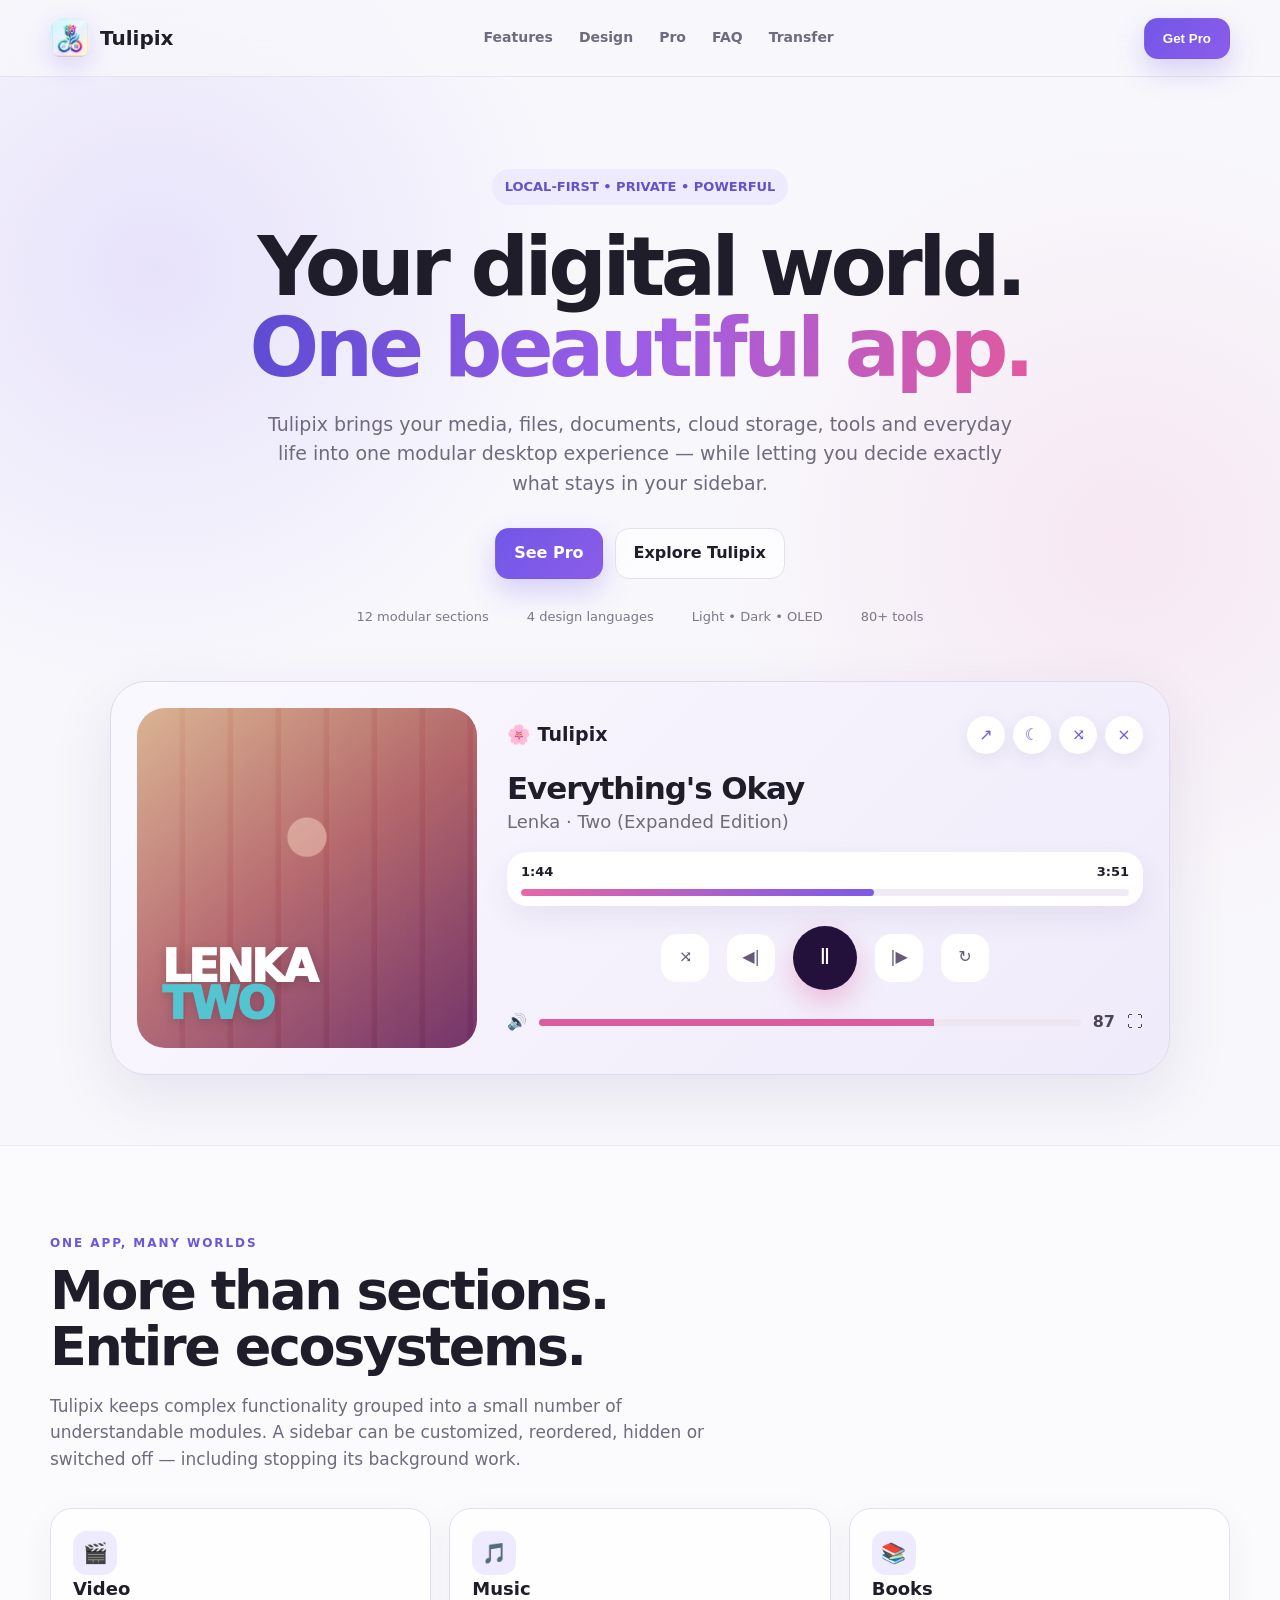
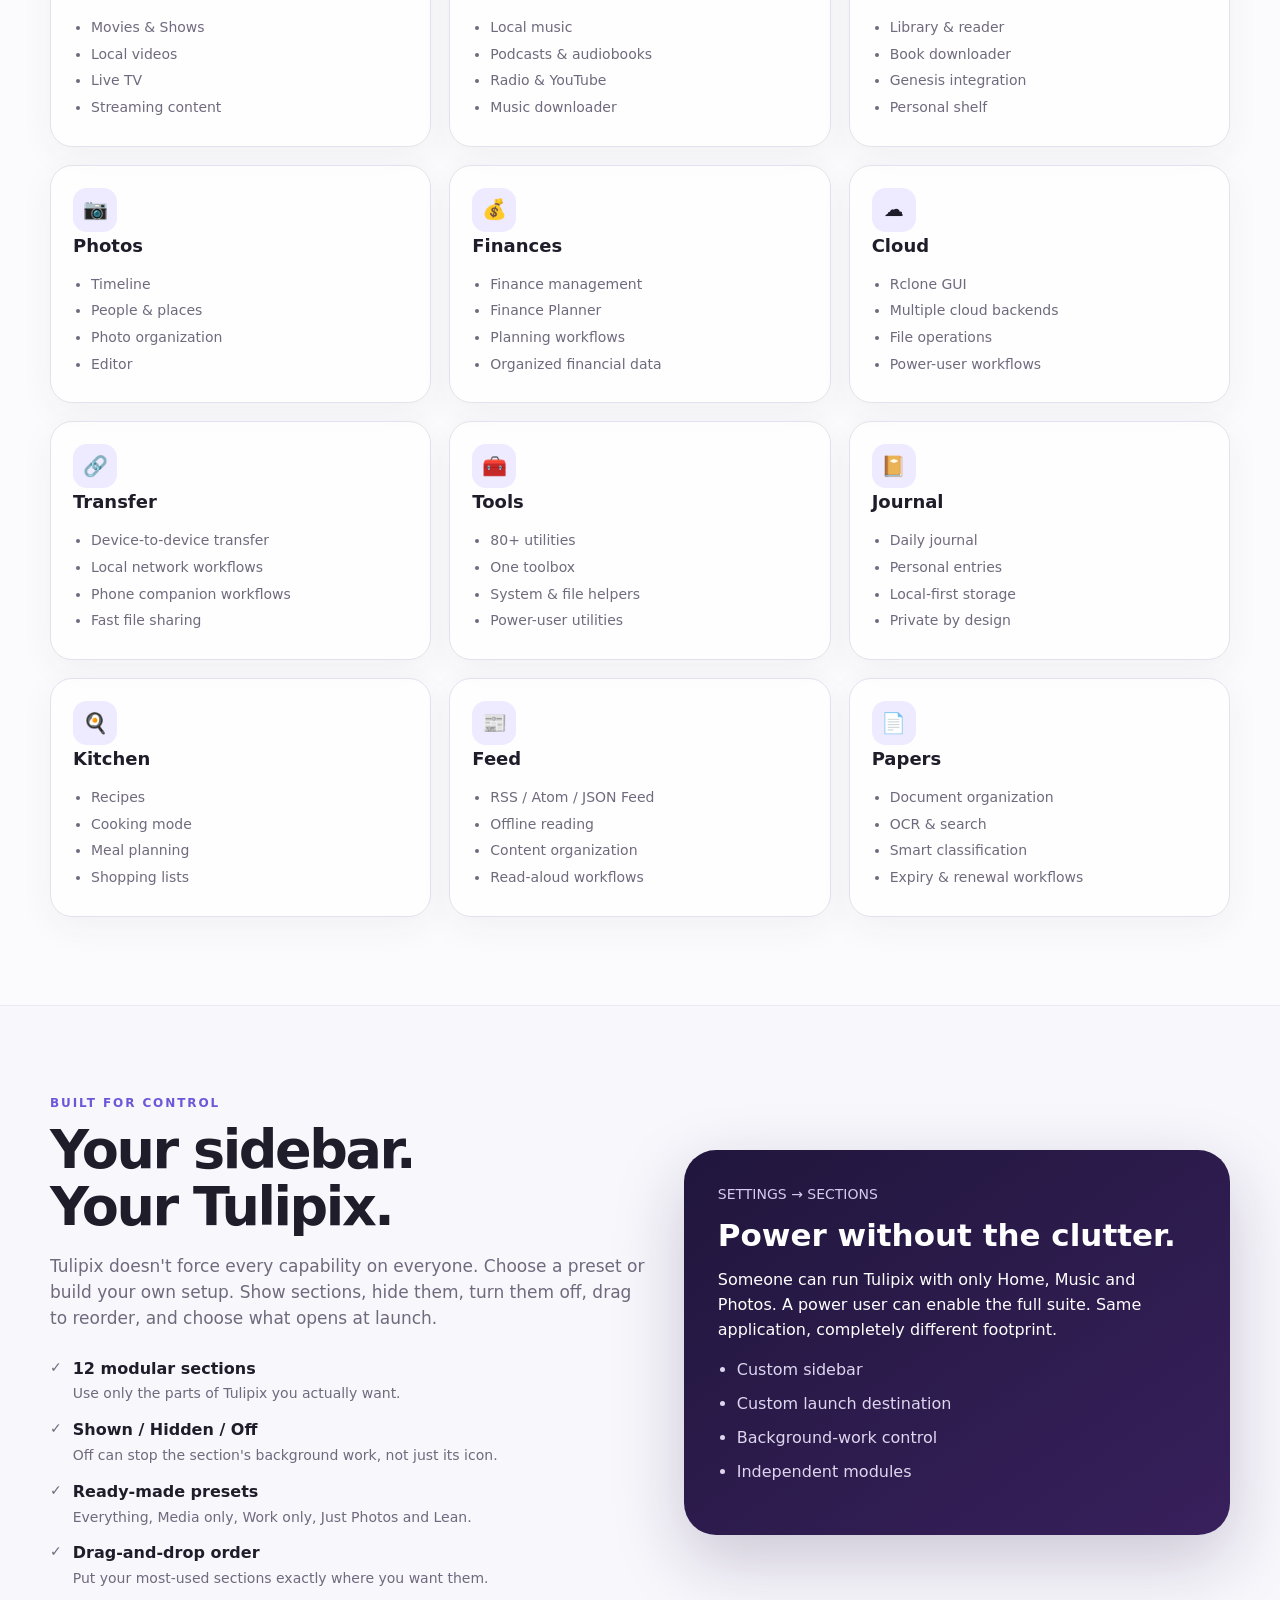
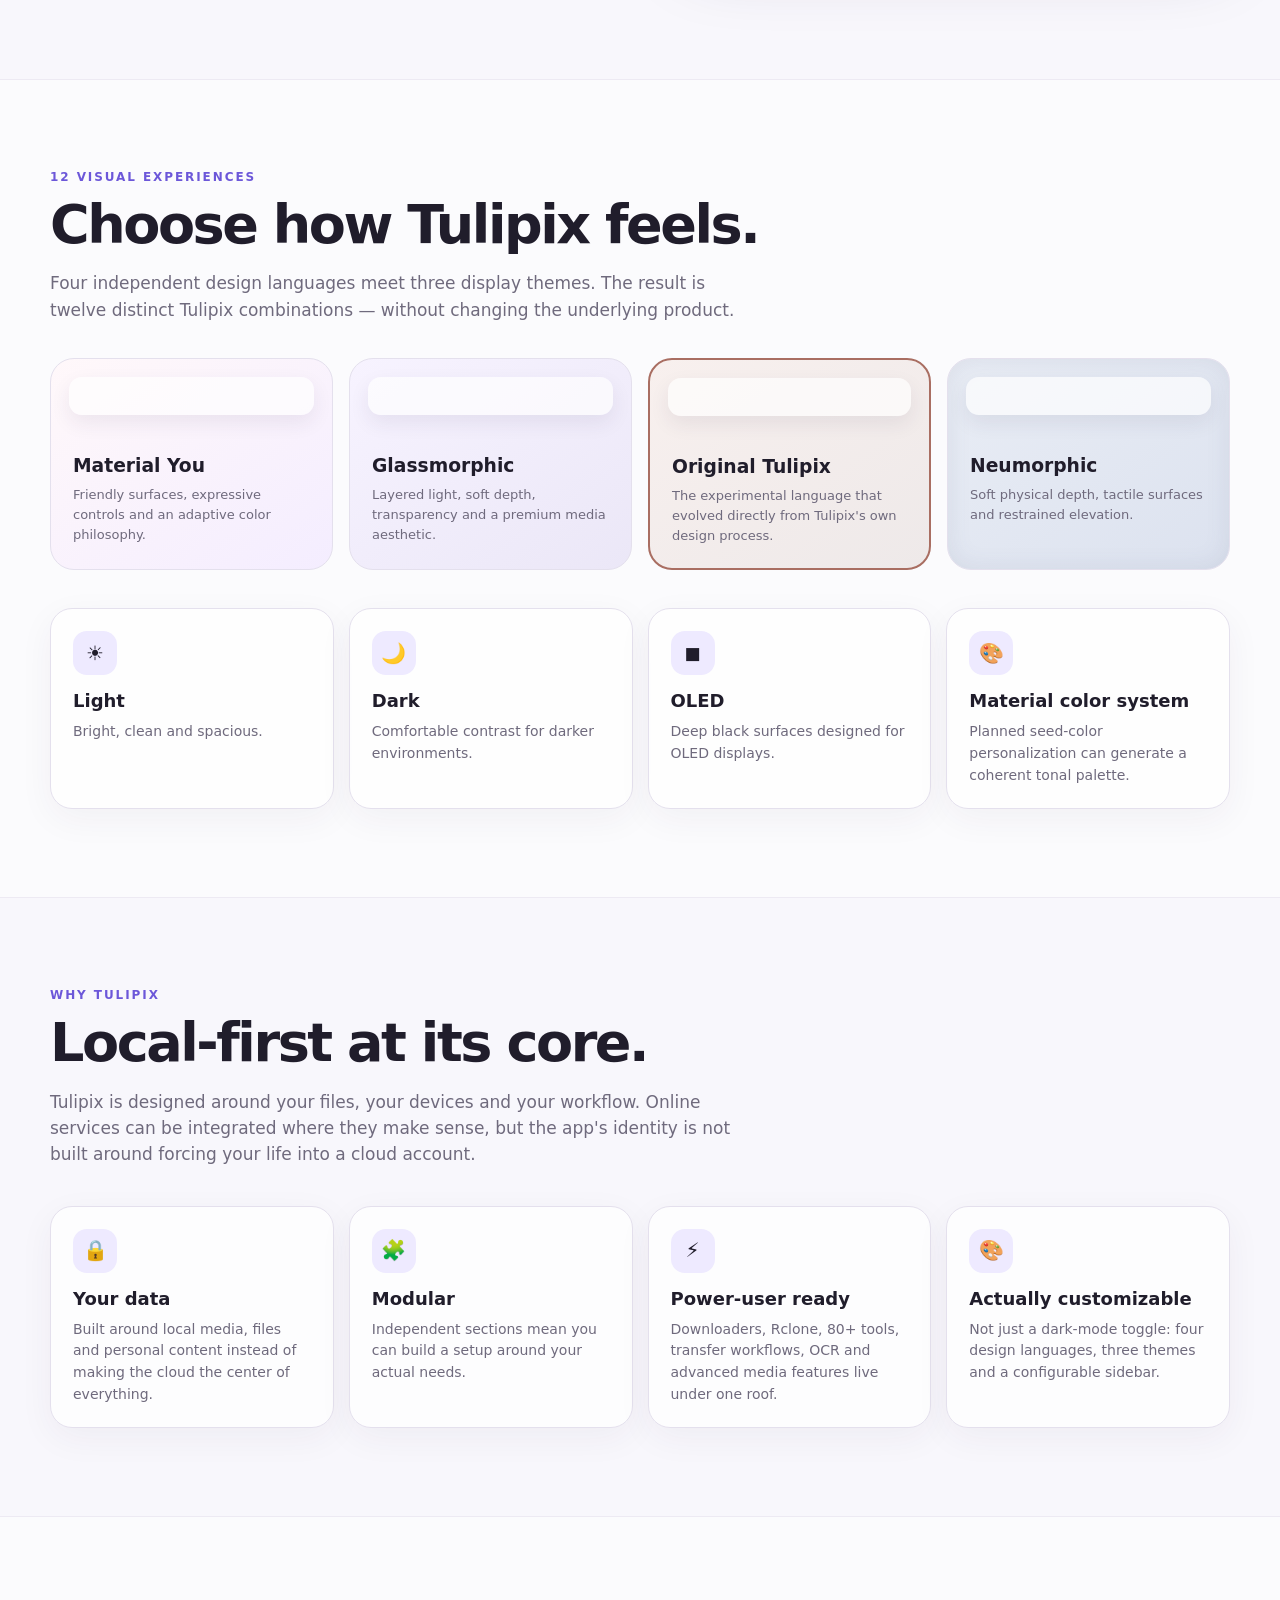
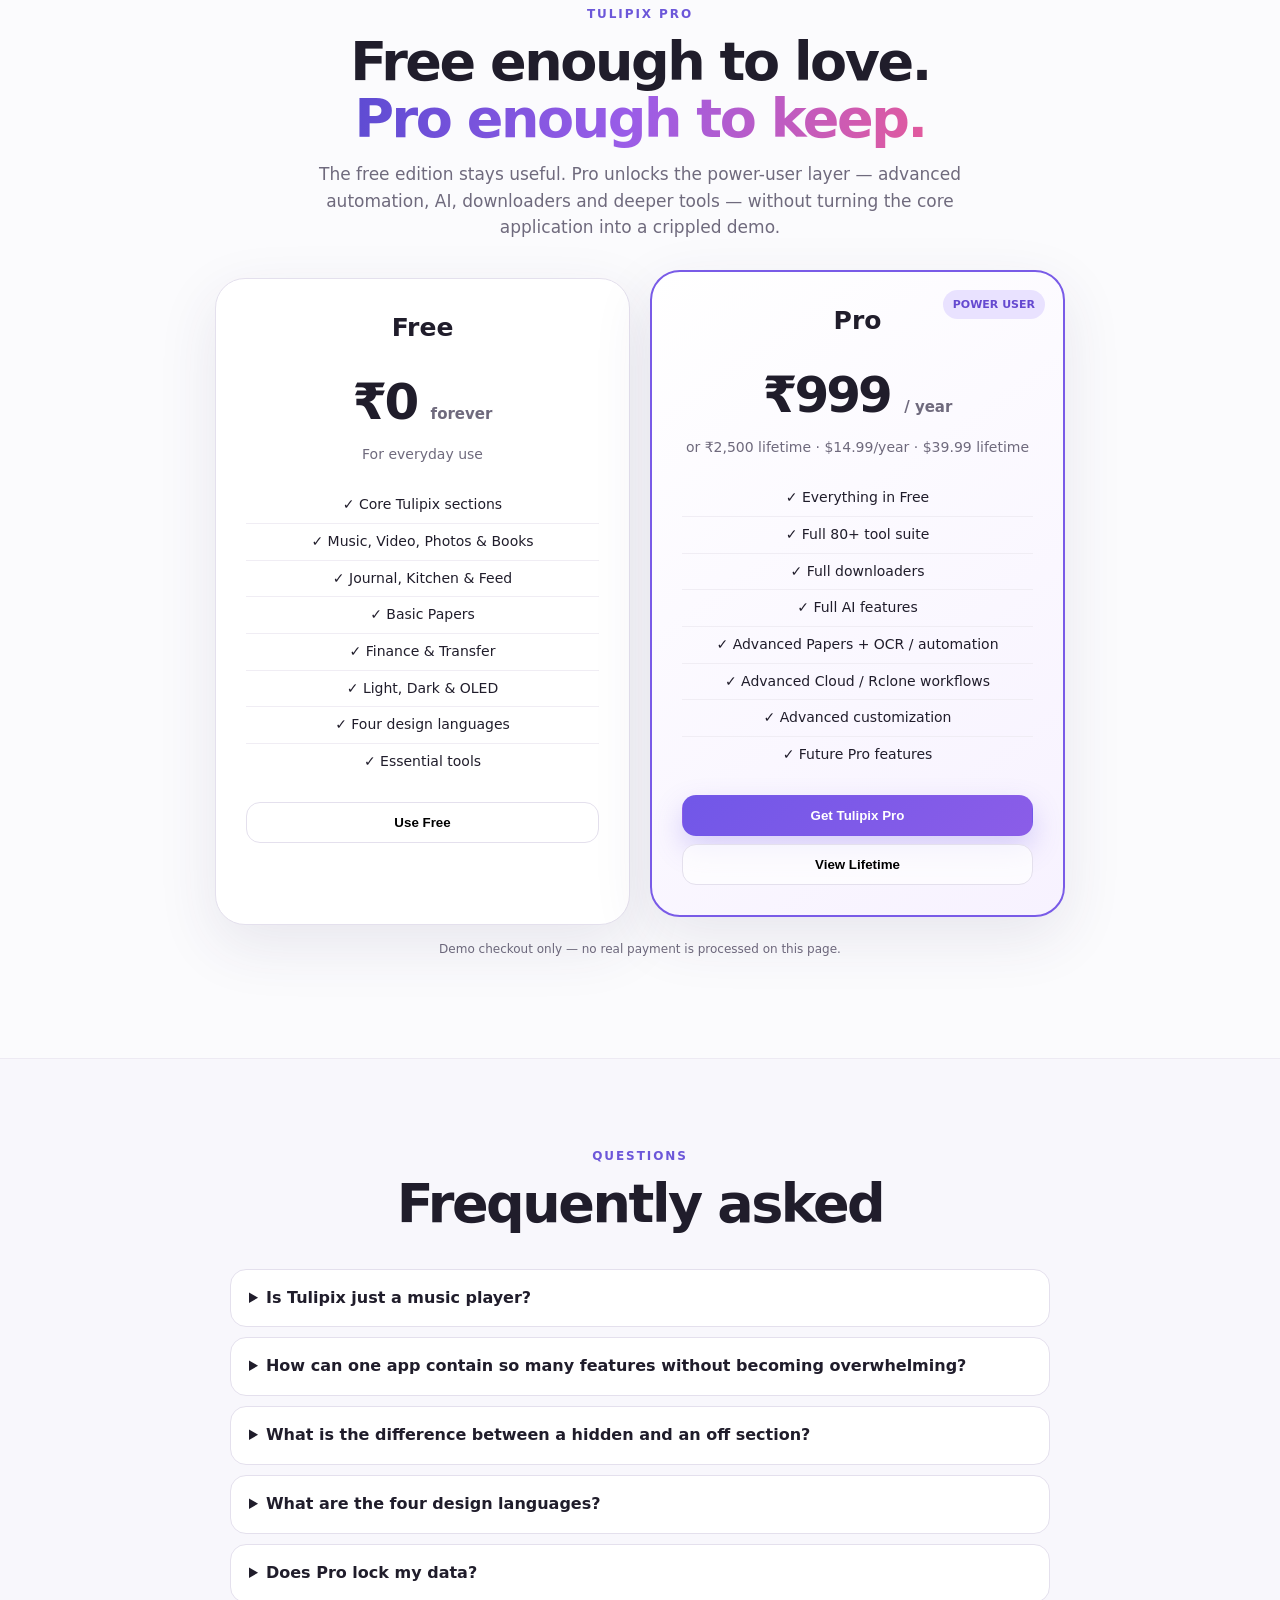
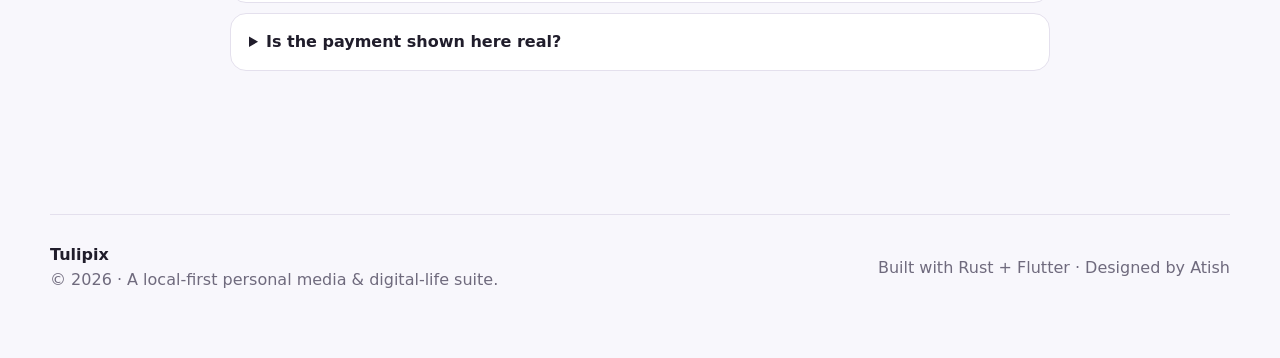
<file: oldindex.html>
<!doctype html>
<html lang="en">
<head>
<meta charset="utf-8">
<meta name="viewport" content="width=device-width, initial-scale=1">
<meta name="description" content="Tulipix is a local-first digital-life app for music, video, photos, books, documents, cloud storage, transfer, finance, tools and more — with customizable sections and privacy-focused workflows.">
<meta name="keywords" content="Tulipix, digital life app, local-first app, media manager, music player, video library, photo manager, book reader, file transfer, cloud storage, document manager, personal productivity app">
<meta name="author" content="Tulipix">
<meta name="application-name" content="Tulipix">
<meta name="theme-color" content="#7157e8">
<meta name="color-scheme" content="light dark">
<meta name="robots" content="index, follow, max-image-preview:large, max-snippet:-1, max-video-preview:-1">
<meta name="googlebot" content="index, follow, max-image-preview:large, max-snippet:-1, max-video-preview:-1">
<link rel="canonical" href="https://tulipix.pro/">
<link rel="icon" type="image/png" sizes="32x32" href="Tulipix-Logo.png">
<link rel="icon" type="image/png" sizes="192x192" href="Tulipix-Logo.png">
<link rel="apple-touch-icon" sizes="180x180" href="Tulipix-Logo.png">
<link rel="manifest" href="site.webmanifest">
<meta property="og:type" content="website">
<meta property="og:site_name" content="Tulipix">
<meta property="og:title" content="Tulipix — Your Digital World, One App">
<meta property="og:description" content="A local-first digital-life app for your media, files, documents, cloud, tools and everyday workflows.">
<meta property="og:url" content="https://tulipix.pro/">
<meta property="og:image" content="https://tulipix.pro/Tulipix-Logo.png">
<meta property="og:image:alt" content="Tulipix logo">
<meta name="twitter:card" content="summary_large_image">
<meta name="twitter:title" content="Tulipix — Your Digital World, One App">
<meta name="twitter:description" content="A local-first digital-life app for media, files, documents, cloud, tools and everyday workflows.">
<meta name="twitter:image" content="https://tulipix.pro/Tulipix-Logo.png">
<meta name="twitter:image:alt" content="Tulipix logo">
<script type="application/ld+json">
{
  "@context": "https://schema.org",
  "@type": "SoftwareApplication",
  "name": "Tulipix",
  "applicationCategory": "MultimediaApplication",
  "description": "A local-first digital-life app combining media, files, documents, cloud storage, transfer, finance and tools in a modular interface.",
  "url": "https://tulipix.pro/",
  "image": "https://tulipix.pro/Tulipix-Logo.png",
  "logo": "https://tulipix.pro/Tulipix-Logo.png",
  "offers": [
    {
      "@type": "Offer",
      "name": "Tulipix Free",
      "price": "0",
      "priceCurrency": "INR",
      "url": "https://tulipix.pro/"
    },
    {
      "@type": "Offer",
      "name": "Tulipix Pro Yearly",
      "price": "999",
      "priceCurrency": "INR",
      "url": "https://tulipix.pro/"
    },
    {
      "@type": "Offer",
      "name": "Tulipix Pro Lifetime",
      "price": "2500",
      "priceCurrency": "INR",
      "url": "https://tulipix.pro/"
    },
    {
      "@type": "Offer",
      "name": "Tulipix Pro Yearly",
      "price": "14.99",
      "priceCurrency": "USD",
      "url": "https://tulipix.pro/"
    },
    {
      "@type": "Offer",
      "name": "Tulipix Pro Lifetime",
      "price": "39.99",
      "priceCurrency": "USD",
      "url": "https://tulipix.pro/"
    }
  ]
}
</script>
<title>Tulipix — Your Digital World, One App</title>
<style>
:root{
  --bg:#f8f7fc; --surface:#ffffff; --surface2:#f1eff9; --text:#201d2b; --muted:#6f6a7d;
  --primary:#7157e8; --primary2:#a15de9; --pink:#e65b9f; --cyan:#28b8d0; --line:#e4e0ed;
  --shadow:0 20px 60px rgba(58,45,99,.10); --radius:28px;
}
*{box-sizing:border-box}
html{scroll-behavior:smooth}
body{margin:0;font-family:Inter,ui-sans-serif,system-ui,-apple-system,BlinkMacSystemFont,"Segoe UI",sans-serif;color:var(--text);background:
radial-gradient(circle at 12% 4%,rgba(142,117,245,.16),transparent 26rem),
radial-gradient(circle at 88% 8%,rgba(230,91,159,.10),transparent 25rem),var(--bg);line-height:1.55}
a{text-decoration:none;color:inherit}
.container{width:min(1180px,calc(100% - 40px));margin:auto}
nav{position:sticky;top:0;z-index:20;background:rgba(248,247,252,.76);backdrop-filter:blur(18px);border-bottom:1px solid rgba(228,224,237,.8)}
.navin{height:76px;display:flex;align-items:center;justify-content:space-between}
.brand{display:flex;align-items:center;gap:10px;font-weight:800;font-size:20px}
.logo{width:40px;height:40px;border-radius:13px;object-fit:cover;display:block;box-shadow:0 8px 24px rgba(113,87,232,.20)}
.navlinks{display:flex;gap:26px;color:var(--muted);font-size:14px;font-weight:600}
.navlinks a:hover{color:var(--text)}
.btn{display:inline-flex;align-items:center;justify-content:center;gap:9px;padding:12px 18px;border-radius:14px;font-weight:750;border:1px solid transparent;cursor:pointer;transition:.2s}
.btn:hover{transform:translateY(-2px)}
.btn.primary{background:linear-gradient(135deg,var(--primary),#8b5de8);color:#fff;box-shadow:0 12px 28px rgba(113,87,232,.25)}
.btn.ghost{background:rgba(255,255,255,.7);border-color:var(--line)}
.hero{padding:92px 0 70px;text-align:center}
.eyebrow{display:inline-flex;align-items:center;gap:8px;padding:8px 13px;border-radius:999px;background:#eeeaff;color:#6551c9;font-size:13px;font-weight:800}
h1{font-size:clamp(48px,7vw,82px);line-height:.98;letter-spacing:-.055em;margin:22px auto 22px;max-width:950px}
.gradient{background:linear-gradient(100deg,#5d4bd2,#9a5de8 48%,#e25a9d);-webkit-background-clip:text;background-clip:text;color:transparent}
.hero p{max-width:760px;margin:0 auto 30px;color:var(--muted);font-size:19px}
.hero-actions{display:flex;gap:12px;justify-content:center;flex-wrap:wrap}
.trust{display:flex;justify-content:center;gap:18px;flex-wrap:wrap;color:#7c7789;font-size:13px;margin-top:22px}
.trust span{padding:6px 10px}
.demo-wrap{margin:48px auto 0;max-width:1060px}
.player{background:linear-gradient(135deg,#faf8ff,#efebfa);border:1px solid #e0d9ed;border-radius:36px;padding:26px;box-shadow:var(--shadow);display:grid;grid-template-columns:340px 1fr;gap:30px;text-align:left}
.album{aspect-ratio:1;border-radius:28px;background:linear-gradient(145deg,#d8b08e,#b86d71 48%,#7c3b73);position:relative;overflow:hidden;display:flex;align-items:flex-end;padding:25px;color:#fff}
.album:before{content:"";position:absolute;inset:0;background:
radial-gradient(circle at 50% 38%,rgba(255,244,220,.9) 0 7%,transparent 7.5%),
linear-gradient(90deg,rgba(255,255,255,.10),transparent 35%,rgba(0,0,0,.14)),
repeating-linear-gradient(90deg,transparent 0 42px,rgba(75,38,38,.25) 43px 48px);
mix-blend-mode:soft-light}
.albumtitle{position:relative;font-weight:950;font-size:45px;letter-spacing:-.06em;line-height:.82;text-shadow:0 3px 12px rgba(0,0,0,.18)}
.albumtitle span{color:#52c5d1}
.player-main{padding:8px 0}
.p-top{display:flex;align-items:center;justify-content:space-between;margin-bottom:18px}
.t-brand{font-weight:850;font-size:19px}
.controls-top{display:flex;gap:8px}
.dot{width:38px;height:38px;border-radius:50%;background:#fff;display:grid;place-items:center;color:#7358e8;box-shadow:0 5px 18px rgba(60,45,100,.08)}
.song{font-size:31px;font-weight:850;letter-spacing:-.035em;margin:0}
.artist{font-size:18px;color:#706a7d;margin:3px 0 16px}
.seek{background:#fff;border-radius:20px;padding:10px 14px;box-shadow:0 12px 28px rgba(75,56,120,.08)}
.seekline{height:7px;border-radius:99px;background:#f0eaf6;overflow:hidden}.seekline i{display:block;width:58%;height:100%;background:linear-gradient(90deg,#e766a7,#7b5ae8);border-radius:99px}
.times{display:flex;justify-content:space-between;font-weight:750;font-size:13px;margin-bottom:7px}
.transport{display:flex;justify-content:center;align-items:center;gap:18px;margin:20px 0}
.transport span{width:48px;height:48px;border-radius:16px;background:#fff;display:grid;place-items:center;color:#655b79}
.play{width:64px!important;height:64px!important;border-radius:50%!important;background:#24113b!important;color:#fff!important;box-shadow:0 12px 28px rgba(226,91,159,.35)!important;font-size:21px}
.vol{display:flex;align-items:center;gap:12px;color:#4c455a}.vline{height:7px;flex:1;background:#eee7f2;border-radius:99px;overflow:hidden}.vline i{display:block;width:73%;height:100%;background:#dc5d9e}
.section{padding:88px 0}
.section.alt{background:rgba(255,255,255,.55);border-top:1px solid rgba(228,224,237,.6);border-bottom:1px solid rgba(228,224,237,.6)}
.kicker{color:#6c57d9;text-transform:uppercase;letter-spacing:.16em;font-size:12px;font-weight:850}
h2{font-size:clamp(34px,5vw,54px);line-height:1.05;letter-spacing:-.045em;margin:10px 0 14px}
.lead{color:var(--muted);font-size:17px;max-width:700px}
.grid{display:grid;grid-template-columns:repeat(4,1fr);gap:15px;margin-top:38px}
.card{background:rgba(255,255,255,.78);border:1px solid var(--line);border-radius:22px;padding:22px;box-shadow:0 10px 35px rgba(50,40,80,.05)}
.card h3{margin:12px 0 6px;font-size:18px}.card p{margin:0;color:var(--muted);font-size:14px}
.icon{width:44px;height:44px;border-radius:14px;display:grid;place-items:center;font-size:20px;background:#eeeaff}
.cards-wide{display:grid;grid-template-columns:repeat(3,1fr);gap:18px;margin-top:36px}
.module{min-height:210px}.module strong{font-size:18px}.module ul{padding-left:18px;color:var(--muted);font-size:14px;margin-bottom:0}.module li{margin:5px 0}
.designs{display:grid;grid-template-columns:repeat(4,1fr);gap:16px;margin-top:35px}
.design{border-radius:24px;padding:22px;min-height:190px;border:1px solid var(--line);overflow:hidden;position:relative}
.design h3{margin:70px 0 5px}.design p{margin:0;color:var(--muted);font-size:13px}
.d1{background:linear-gradient(145deg,#fff8fa,#f4edff)}.d2{background:linear-gradient(145deg,#f7f3ff,#ebe7f7)}.d3{background:linear-gradient(145deg,#f8f0ee,#eee9e9);border:2px solid #a96e62}.d4{background:linear-gradient(145deg,#e9edf5,#dce2ef);box-shadow:inset 0 0 25px rgba(80,90,120,.10)}
.design .sample{position:absolute;top:18px;left:18px;right:18px;height:38px;border-radius:13px;background:rgba(255,255,255,.68);box-shadow:0 8px 20px rgba(50,40,80,.08)}
.features{display:grid;grid-template-columns:1.05fr .95fr;gap:30px;align-items:center}
.big-card{background:linear-gradient(145deg,#20163c,#38205c);color:#fff;border-radius:32px;padding:34px;box-shadow:0 25px 70px rgba(41,23,75,.22)}
.big-card .mini{color:#d5caef;font-size:14px}.big-card h3{font-size:31px;line-height:1.1;margin:12px 0}.big-card ul{padding-left:19px;color:#ded6ef}.big-card li{margin:9px 0}
.checks{display:grid;gap:12px;margin-top:25px}.check{display:flex;gap:11px;align-items:flex-start}.check b{display:block}.check span{color:var(--muted);font-size:14px}
.pricing{display:grid;grid-template-columns:1fr 1fr;gap:20px;max-width:850px;margin:38px auto 0}
.price{background:#fff;border:1px solid var(--line);border-radius:30px;padding:30px;position:relative;box-shadow:var(--shadow)}
.price.pro{border:2px solid #795be7;transform:translateY(-8px);background:linear-gradient(145deg,#fff,#f7f2ff)}
.badge{position:absolute;top:18px;right:18px;background:#e9e2ff;color:#6549d0;padding:6px 10px;border-radius:999px;font-size:11px;font-weight:850}
.price h3{font-size:25px;margin:0}.amount{font-size:50px;font-weight:900;letter-spacing:-.06em;margin:16px 0 2px}.amount small{font-size:15px;font-weight:650;color:var(--muted);letter-spacing:0}.price .sub{color:var(--muted);font-size:14px}.price ul{list-style:none;padding:0;margin:22px 0}.price li{padding:7px 0;border-bottom:1px solid #f0edf4;font-size:14px}.price li:last-child{border:0}
.faq{max-width:820px;margin:36px auto 0}.faq details{background:#fff;border:1px solid var(--line);border-radius:16px;padding:16px 18px;margin:10px 0}.faq summary{cursor:pointer;font-weight:750}.faq p{color:var(--muted);font-size:14px}
footer{padding:45px 0 65px;color:var(--muted)}.footerin{display:flex;justify-content:space-between;gap:20px;align-items:center;border-top:1px solid var(--line);padding-top:28px}
.modal{position:fixed;inset:0;background:rgba(26,19,42,.56);backdrop-filter:blur(10px);display:none;place-items:center;z-index:50;padding:20px}.modal.open{display:grid}
.modalbox{width:min(500px,100%);background:#fff;border-radius:28px;padding:28px;box-shadow:0 30px 100px rgba(0,0,0,.25);position:relative}.close{position:absolute;right:18px;top:18px;border:0;background:#f2eef7;width:36px;height:36px;border-radius:50%;cursor:pointer;font-size:20px}
.payhead{display:flex;justify-content:space-between;align-items:center;padding-right:45px}.payhead h3{font-size:25px;margin:0}.demo{font-size:11px;font-weight:850;color:#8b4c00;background:#fff0d5;border-radius:999px;padding:6px 9px}
.pay-tabs{display:flex;gap:8px;margin:22px 0 14px}.pay-tabs button{flex:1;padding:11px;border-radius:12px;border:1px solid var(--line);background:#faf9fc;cursor:pointer;font-weight:700}.pay-tabs button.active{background:#eee8ff;border-color:#a493ef;color:#6249cc}
.paypanel{display:none}.paypanel.active{display:block}.field{margin:10px 0}.field label{display:block;font-size:12px;font-weight:750;margin-bottom:6px}.field input{width:100%;padding:12px 13px;border:1px solid var(--line);border-radius:12px;font:inherit;outline:none}.field input:focus{border-color:#8d78e7;box-shadow:0 0 0 4px #eeeaff}
.order{background:#f7f4fb;border-radius:15px;padding:14px;display:flex;justify-content:space-between;margin:15px 0;font-size:14px}.secure{font-size:12px;color:var(--muted);text-align:center;margin-top:10px}
@media(max-width:900px){.grid,.designs{grid-template-columns:repeat(2,1fr)}.cards-wide{grid-template-columns:1fr 1fr}.player{grid-template-columns:1fr}.album{max-width:430px;width:100%;margin:auto}.features{grid-template-columns:1fr}.pricing{grid-template-columns:1fr}.price.pro{transform:none}}
@media(max-width:620px){.container{width:min(100% - 24px,1180px)}.navlinks{display:none}.hero{padding-top:65px}.grid,.designs,.cards-wide{grid-template-columns:1fr}.player{padding:16px;border-radius:25px}.song{font-size:26px}h1{font-size:49px}.footerin{flex-direction:column;align-items:flex-start}}
</style>
</head>
<body>
<nav>
  <div class="container navin">
    <a class="brand" href="#" aria-label="Tulipix home"><img class="logo" src="Tulipix-Logo.png" alt="Tulipix logo" width="40" height="40"><span>Tulipix</span></a>
    <div class="navlinks">
      <a href="#features">Features</a><a href="#design">Design</a><a href="#pro">Pro</a><a href="#faq">FAQ</a><a href="Transfer.html">Transfer</a>
    </div>
    <button class="btn primary" onclick="openPay('yearly')">Get Pro</button>
  </div>
</nav>

<header class="hero">
  <div class="container">
    <span class="eyebrow">LOCAL-FIRST • PRIVATE • POWERFUL</span>
    <h1>Your digital world.<br><span class="gradient">One beautiful app.</span></h1>
    <p>Tulipix brings your media, files, documents, cloud storage, tools and everyday life into one modular desktop experience — while letting you decide exactly what stays in your sidebar.</p>
    <div class="hero-actions">
      <a class="btn primary" href="#pro">See Pro</a>
      <a class="btn ghost" href="#features">Explore Tulipix</a>
    </div>
    <div class="trust"><span>12 modular sections</span><span>4 design languages</span><span>Light • Dark • OLED</span><span>80+ tools</span></div>

    <div class="demo-wrap">
      <div class="player">
        <div class="album"><div class="albumtitle">LENKA<br><span>TWO</span></div></div>
        <div class="player-main">
          <div class="p-top"><div class="t-brand">🌸 Tulipix</div><div class="controls-top"><div class="dot">↗</div><div class="dot">☾</div><div class="dot">⤨</div><div class="dot">×</div></div></div>
          <h2 class="song">Everything's Okay</h2>
          <div class="artist">Lenka · Two (Expanded Edition)</div>
          <div class="seek"><div class="times"><span>1:44</span><span>3:51</span></div><div class="seekline"><i></i></div></div>
          <div class="transport"><span>⤨</span><span>◀|</span><span class="play">Ⅱ</span><span>|▶</span><span>↻</span></div>
          <div class="vol"><span>🔊</span><div class="vline"><i></i></div><b>87</b><span>⛶</span></div>
        </div>
      </div>
    </div>
  </div>
</header>

<section class="section alt" id="features">
<div class="container">
  <div class="kicker">One app, many worlds</div>
  <h2>More than sections.<br>Entire ecosystems.</h2>
  <p class="lead">Tulipix keeps complex functionality grouped into a small number of understandable modules. A sidebar can be customized, reordered, hidden or switched off — including stopping its background work.</p>

  <div class="cards-wide">
    <div class="card module"><div class="icon">🎬</div><strong>Video</strong><ul><li>Movies & Shows</li><li>Local videos</li><li>Live TV</li><li>Streaming content</li></ul></div>
    <div class="card module"><div class="icon">🎵</div><strong>Music</strong><ul><li>Local music</li><li>Podcasts & audiobooks</li><li>Radio & YouTube</li><li>Music downloader</li></ul></div>
    <div class="card module"><div class="icon">📚</div><strong>Books</strong><ul><li>Library & reader</li><li>Book downloader</li><li>Genesis integration</li><li>Personal shelf</li></ul></div>
    <div class="card module"><div class="icon">📷</div><strong>Photos</strong><ul><li>Timeline</li><li>People & places</li><li>Photo organization</li><li>Editor</li></ul></div>
    <div class="card module"><div class="icon">💰</div><strong>Finances</strong><ul><li>Finance management</li><li>Finance Planner</li><li>Planning workflows</li><li>Organized financial data</li></ul></div>
    <div class="card module"><div class="icon">☁️</div><strong>Cloud</strong><ul><li>Rclone GUI</li><li>Multiple cloud backends</li><li>File operations</li><li>Power-user workflows</li></ul></div>
    <div class="card module"><div class="icon">🔗</div><strong>Transfer</strong><ul><li>Device-to-device transfer</li><li>Local network workflows</li><li>Phone companion workflows</li><li>Fast file sharing</li></ul></div>
    <div class="card module"><div class="icon">🧰</div><strong>Tools</strong><ul><li>80+ utilities</li><li>One toolbox</li><li>System & file helpers</li><li>Power-user utilities</li></ul></div>
    <div class="card module"><div class="icon">📔</div><strong>Journal</strong><ul><li>Daily journal</li><li>Personal entries</li><li>Local-first storage</li><li>Private by design</li></ul></div>
    <div class="card module"><div class="icon">🍳</div><strong>Kitchen</strong><ul><li>Recipes</li><li>Cooking mode</li><li>Meal planning</li><li>Shopping lists</li></ul></div>
    <div class="card module"><div class="icon">📰</div><strong>Feed</strong><ul><li>RSS / Atom / JSON Feed</li><li>Offline reading</li><li>Content organization</li><li>Read-aloud workflows</li></ul></div>
    <div class="card module"><div class="icon">📄</div><strong>Papers</strong><ul><li>Document organization</li><li>OCR & search</li><li>Smart classification</li><li>Expiry & renewal workflows</li></ul></div>
  </div>
</div>
</section>

<section class="section">
<div class="container features">
  <div>
    <div class="kicker">Built for control</div>
    <h2>Your sidebar.<br>Your Tulipix.</h2>
    <p class="lead">Tulipix doesn't force every capability on everyone. Choose a preset or build your own setup. Show sections, hide them, turn them off, drag to reorder, and choose what opens at launch.</p>
    <div class="checks">
      <div class="check"><span>✓</span><div><b>12 modular sections</b><span>Use only the parts of Tulipix you actually want.</span></div></div>
      <div class="check"><span>✓</span><div><b>Shown / Hidden / Off</b><span>Off can stop the section's background work, not just its icon.</span></div></div>
      <div class="check"><span>✓</span><div><b>Ready-made presets</b><span>Everything, Media only, Work only, Just Photos and Lean.</span></div></div>
      <div class="check"><span>✓</span><div><b>Drag-and-drop order</b><span>Put your most-used sections exactly where you want them.</span></div></div>
    </div>
  </div>
  <div class="big-card">
    <div class="mini">SETTINGS → SECTIONS</div>
    <h3>Power without the clutter.</h3>
    <p>Someone can run Tulipix with only Home, Music and Photos. A power user can enable the full suite. Same application, completely different footprint.</p>
    <ul><li>Custom sidebar</li><li>Custom launch destination</li><li>Background-work control</li><li>Independent modules</li></ul>
  </div>
</div>
</section>

<section class="section alt" id="design">
<div class="container">
  <div class="kicker">12 visual experiences</div>
  <h2>Choose how Tulipix feels.</h2>
  <p class="lead">Four independent design languages meet three display themes. The result is twelve distinct Tulipix combinations — without changing the underlying product.</p>
  <div class="designs">
    <div class="design d1"><div class="sample"></div><h3>Material You</h3><p>Friendly surfaces, expressive controls and an adaptive color philosophy.</p></div>
    <div class="design d2"><div class="sample"></div><h3>Glassmorphic</h3><p>Layered light, soft depth, transparency and a premium media aesthetic.</p></div>
    <div class="design d3"><div class="sample"></div><h3>Original Tulipix</h3><p>The experimental language that evolved directly from Tulipix's own design process.</p></div>
    <div class="design d4"><div class="sample"></div><h3>Neumorphic</h3><p>Soft physical depth, tactile surfaces and restrained elevation.</p></div>
  </div>
  <div class="grid">
    <div class="card"><div class="icon">☀️</div><h3>Light</h3><p>Bright, clean and spacious.</p></div>
    <div class="card"><div class="icon">🌙</div><h3>Dark</h3><p>Comfortable contrast for darker environments.</p></div>
    <div class="card"><div class="icon">◼</div><h3>OLED</h3><p>Deep black surfaces designed for OLED displays.</p></div>
    <div class="card"><div class="icon">🎨</div><h3>Material color system</h3><p>Planned seed-color personalization can generate a coherent tonal palette.</p></div>
  </div>
</div>
</section>

<section class="section">
<div class="container">
  <div class="kicker">Why Tulipix</div>
  <h2>Local-first at its core.</h2>
  <p class="lead">Tulipix is designed around your files, your devices and your workflow. Online services can be integrated where they make sense, but the app's identity is not built around forcing your life into a cloud account.</p>
  <div class="grid">
    <div class="card"><div class="icon">🔒</div><h3>Your data</h3><p>Built around local media, files and personal content instead of making the cloud the center of everything.</p></div>
    <div class="card"><div class="icon">🧩</div><h3>Modular</h3><p>Independent sections mean you can build a setup around your actual needs.</p></div>
    <div class="card"><div class="icon">⚡</div><h3>Power-user ready</h3><p>Downloaders, Rclone, 80+ tools, transfer workflows, OCR and advanced media features live under one roof.</p></div>
    <div class="card"><div class="icon">🎨</div><h3>Actually customizable</h3><p>Not just a dark-mode toggle: four design languages, three themes and a configurable sidebar.</p></div>
  </div>
</div>
</section>

<section class="section alt" id="pro">
<div class="container" style="text-align:center">
  <div class="kicker">Tulipix Pro</div>
  <h2>Free enough to love.<br><span class="gradient">Pro enough to keep.</span></h2>
  <p class="lead" style="margin:auto">The free edition stays useful. Pro unlocks the power-user layer — advanced automation, AI, downloaders and deeper tools — without turning the core application into a crippled demo.</p>

  <div class="pricing">
    <div class="price">
      <h3>Free</h3><div class="amount">₹0 <small>forever</small></div><div class="sub">For everyday use</div>
      <ul>
        <li>✓ Core Tulipix sections</li><li>✓ Music, Video, Photos & Books</li><li>✓ Journal, Kitchen & Feed</li><li>✓ Basic Papers</li><li>✓ Finance & Transfer</li><li>✓ Light, Dark & OLED</li><li>✓ Four design languages</li><li>✓ Essential tools</li>
      </ul>
      <button class="btn ghost" style="width:100%" onclick="alert('The free edition does not require payment.')">Use Free</button>
    </div>
    <div class="price pro">
      <div class="badge">POWER USER</div>
      <h3>Pro</h3><div class="amount">₹999 <small>/ year</small></div><div class="sub">or ₹2,500 lifetime · $14.99/year · $39.99 lifetime</div>
      <ul>
        <li>✓ Everything in Free</li><li>✓ Full 80+ tool suite</li><li>✓ Full downloaders</li><li>✓ Full AI features</li><li>✓ Advanced Papers + OCR / automation</li><li>✓ Advanced Cloud / Rclone workflows</li><li>✓ Advanced customization</li><li>✓ Future Pro features</li>
      </ul>
      <button class="btn primary" style="width:100%" onclick="openPay('yearly')">Get Tulipix Pro</button>
      <button class="btn ghost" style="width:100%;margin-top:8px" onclick="openPay('lifetime')">View Lifetime</button>
    </div>
  </div>
  <p style="font-size:12px;color:var(--muted);margin-top:15px">Demo checkout only — no real payment is processed on this page.</p>
</div>
</section>

<section class="section" id="faq">
<div class="container">
  <div style="text-align:center"><div class="kicker">Questions</div><h2>Frequently asked</h2></div>
  <div class="faq">
    <details><summary>Is Tulipix just a music player?</summary><p>No. Music is one section. Tulipix also covers video, photos, books, finance, transfer, tools, cloud storage, journal, kitchen, feeds and papers.</p></details>
    <details><summary>How can one app contain so many features without becoming overwhelming?</summary><p>Tulipix uses modular sections. Users can show, hide or turn sections off, reorder them, and choose a launch section. Presets provide quick starting configurations.</p></details>
    <details><summary>What is the difference between a hidden and an off section?</summary><p>Hidden removes a section from normal navigation. Off goes further: the section can stop its background work as well.</p></details>
    <details><summary>What are the four design languages?</summary><p>Material You-inspired, Glassmorphic, Original Tulipix and Neumorphic. Each can be paired with Light, Dark or OLED.</p></details>
    <details><summary>Does Pro lock my data?</summary><p>The intended product philosophy is that core local data remains yours. Pro is for advanced functionality, not for holding your files hostage.</p></details>
    <details><summary>Is the payment shown here real?</summary><p>No. This website includes a front-end demo checkout popup. Connect a real payment provider later to process actual purchases.</p></details>
  </div>
</div>
</section>

<footer>
<div class="container footerin">
  <div><strong style="color:var(--text)">Tulipix</strong><div>© 2026 · A local-first personal media & digital-life suite.</div></div>
  <div>Built with Rust + Flutter · Designed by Atish</div>
</div>
</footer>

<div class="modal" id="paymentModal" onclick="if(event.target===this)closePay()">
  <div class="modalbox">
    <button class="close" onclick="closePay()">×</button>
    <div class="payhead"><h3>Get Tulipix Pro</h3><span class="demo">DEMO PAYMENT</span></div>
    <div class="order"><span id="planName">Tulipix Pro — Yearly</span><b id="planPrice">₹999</b></div>
    <div class="pay-tabs">
      <button class="active" onclick="tab('card',this)">Card</button>
      <button onclick="tab('upi',this)">UPI</button>
      <button onclick="tab('wallet',this)">Wallet</button>
    </div>
    <div class="paypanel active" id="card">
      <div class="field"><label>Card number</label><input placeholder="1234 5678 9012 3456"></div>
      <div style="display:grid;grid-template-columns:1fr 1fr;gap:10px"><div class="field"><label>Expiry</label><input placeholder="MM / YY"></div><div class="field"><label>CVV</label><input placeholder="•••"></div></div>
      <div class="field"><label>Name on card</label><input placeholder="Your name"></div>
    </div>
    <div class="paypanel" id="upi">
      <div class="field"><label>UPI ID</label><input placeholder="name@upi"></div>
      <p class="secure">A real integration can hand this request to your chosen payment provider.</p>
    </div>
    <div class="paypanel" id="wallet">
      <div class="field"><label>Wallet / provider</label><input placeholder="Demo wallet"></div>
      <p class="secure">This is a visual checkout prototype.</p>
    </div>
    <button class="btn primary" style="width:100%;margin-top:10px" onclick="demoPay()">Continue to payment</button>
    <div class="secure">🔒 Demo only · no card or payment information is transmitted.</div>
  </div>
</div>

<script>
function openPay(plan){
  document.getElementById('paymentModal').classList.add('open');
  const lifetime=plan==='lifetime';
  document.getElementById('planName').textContent=lifetime?'Tulipix Pro — Lifetime':'Tulipix Pro — Yearly';
  document.getElementById('planPrice').textContent=lifetime?'₹2,500 / $39.99':'₹999 / $14.99';
}
function closePay(){document.getElementById('paymentModal').classList.remove('open')}
function tab(id,btn){
  document.querySelectorAll('.paypanel').forEach(x=>x.classList.remove('active'));
  document.querySelectorAll('.pay-tabs button').forEach(x=>x.classList.remove('active'));
  document.getElementById(id).classList.add('active');btn.classList.add('active');
}
function demoPay(){
  alert('Demo checkout: payment was not processed. Connect Razorpay, Stripe, Paddle, Lemon Squeezy, or another provider here.');
}
document.addEventListener('keydown',e=>{if(e.key==='Escape')closePay()});
</script>
</body>
</html>
</file>
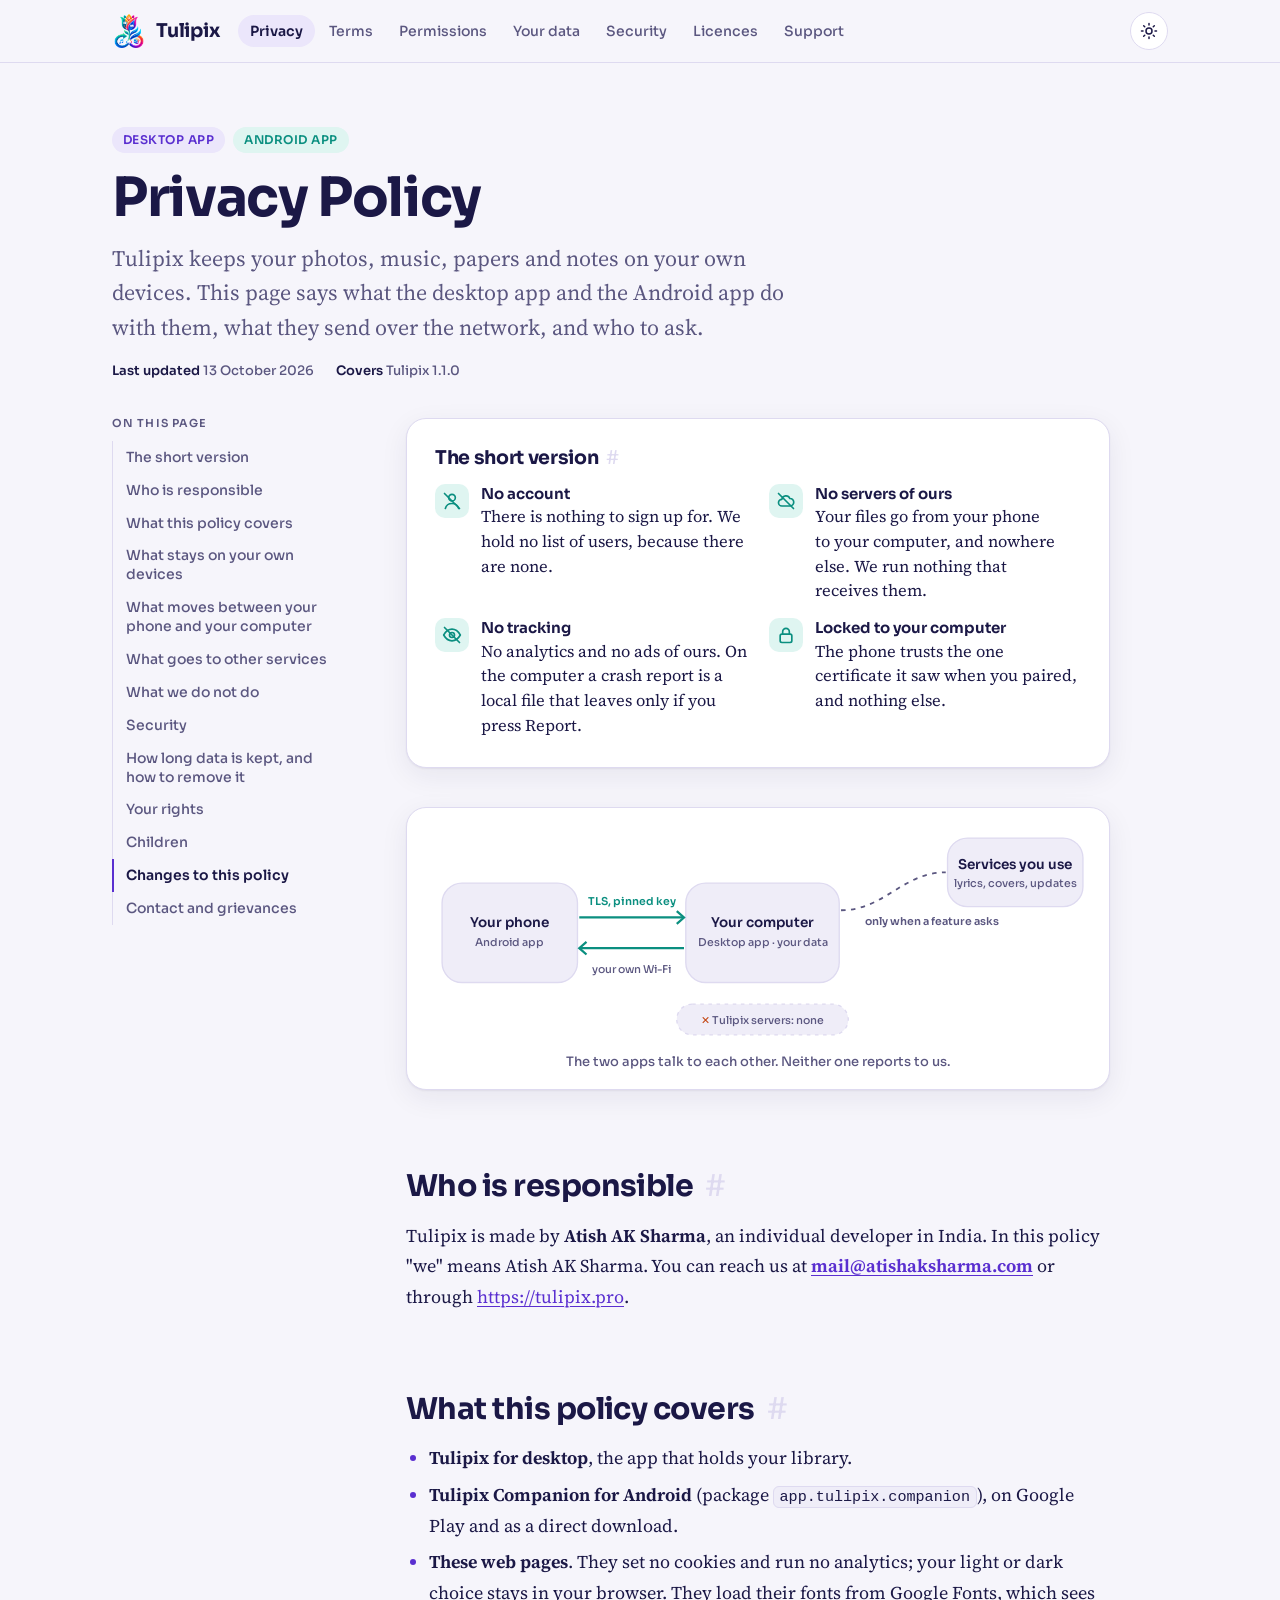
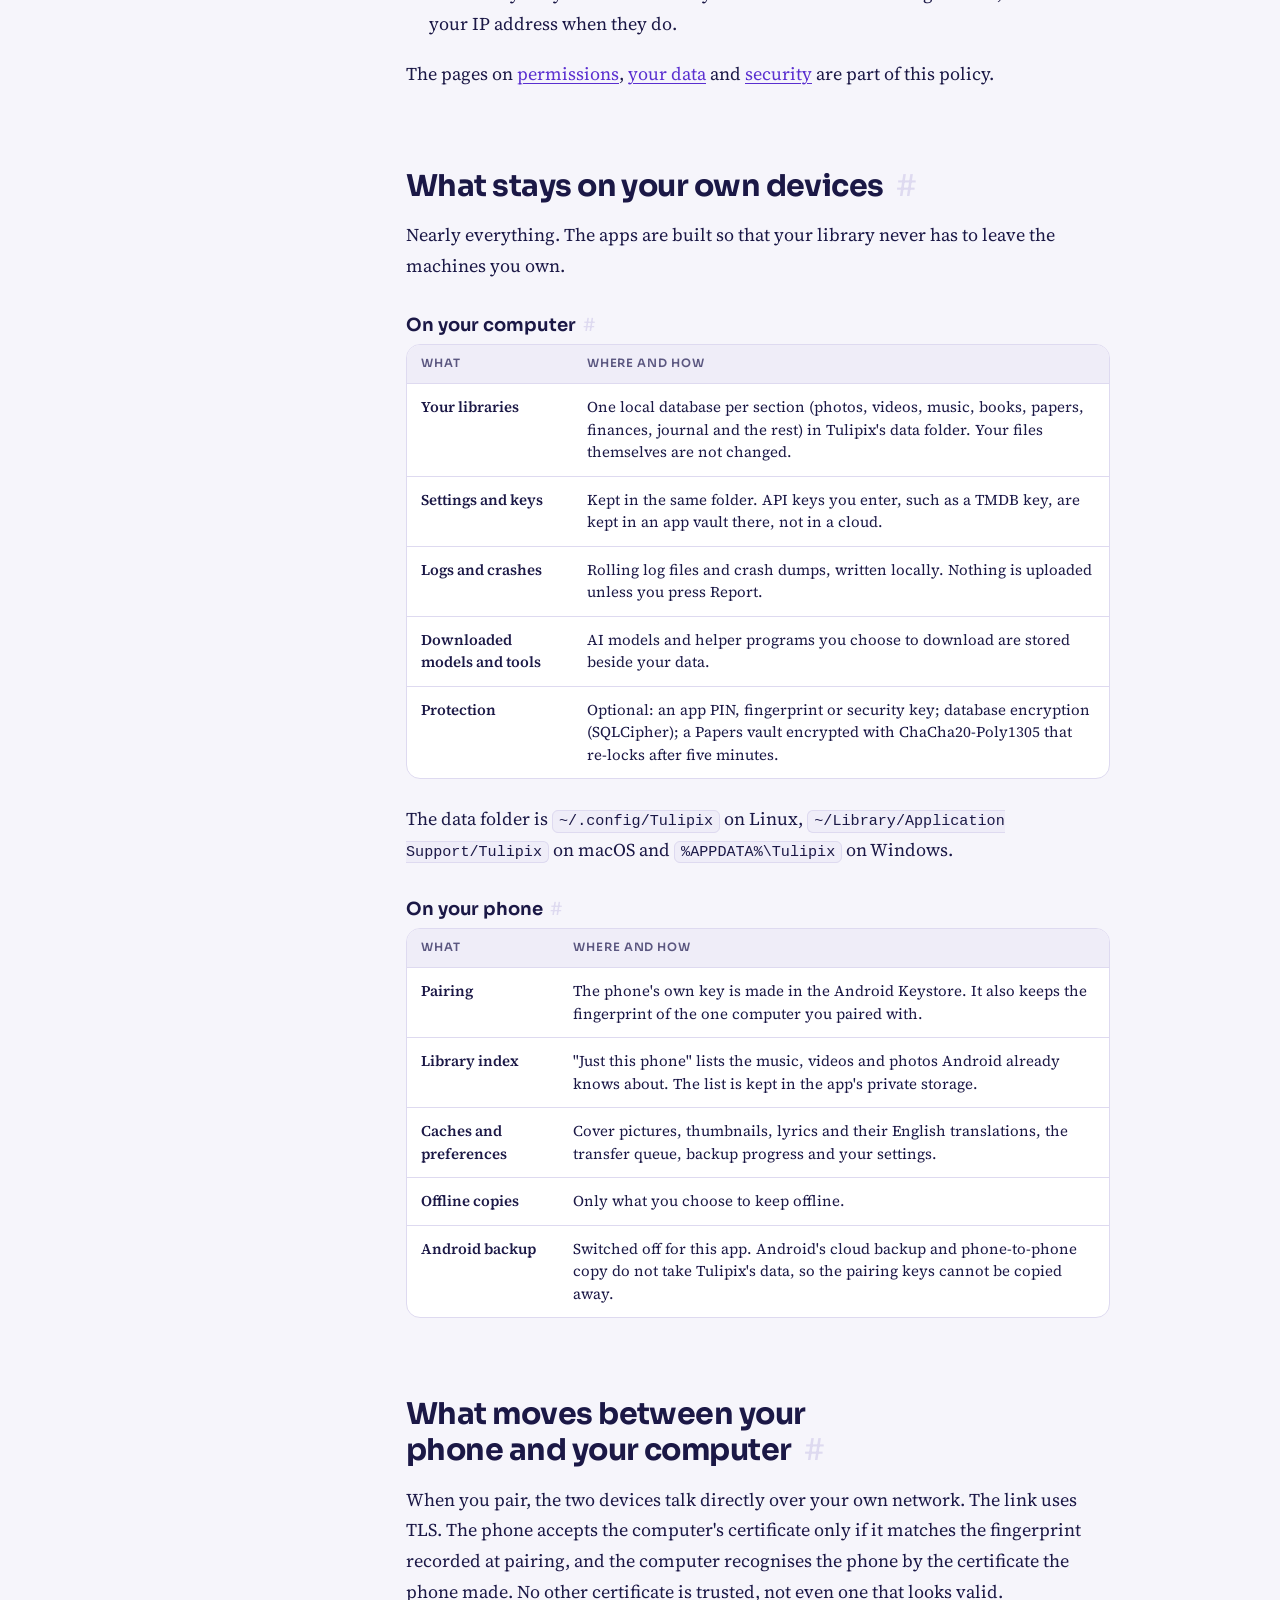
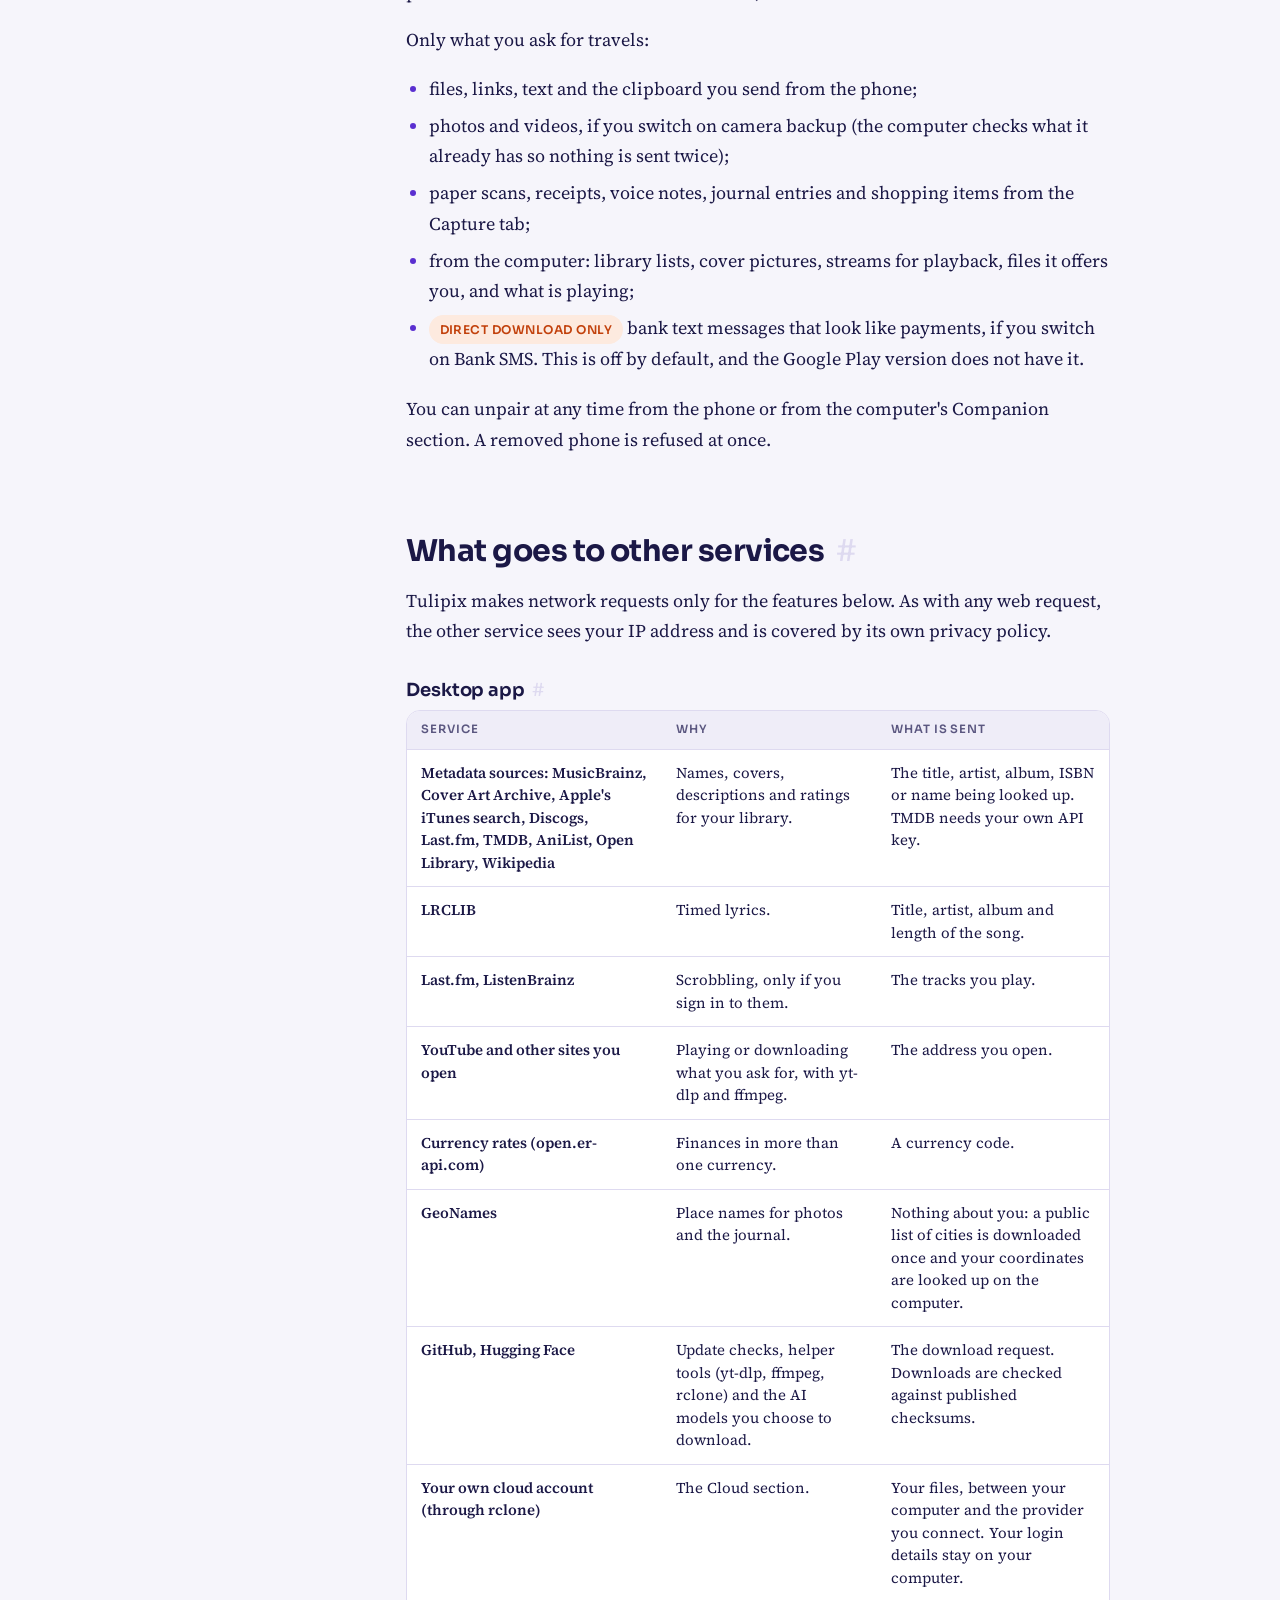
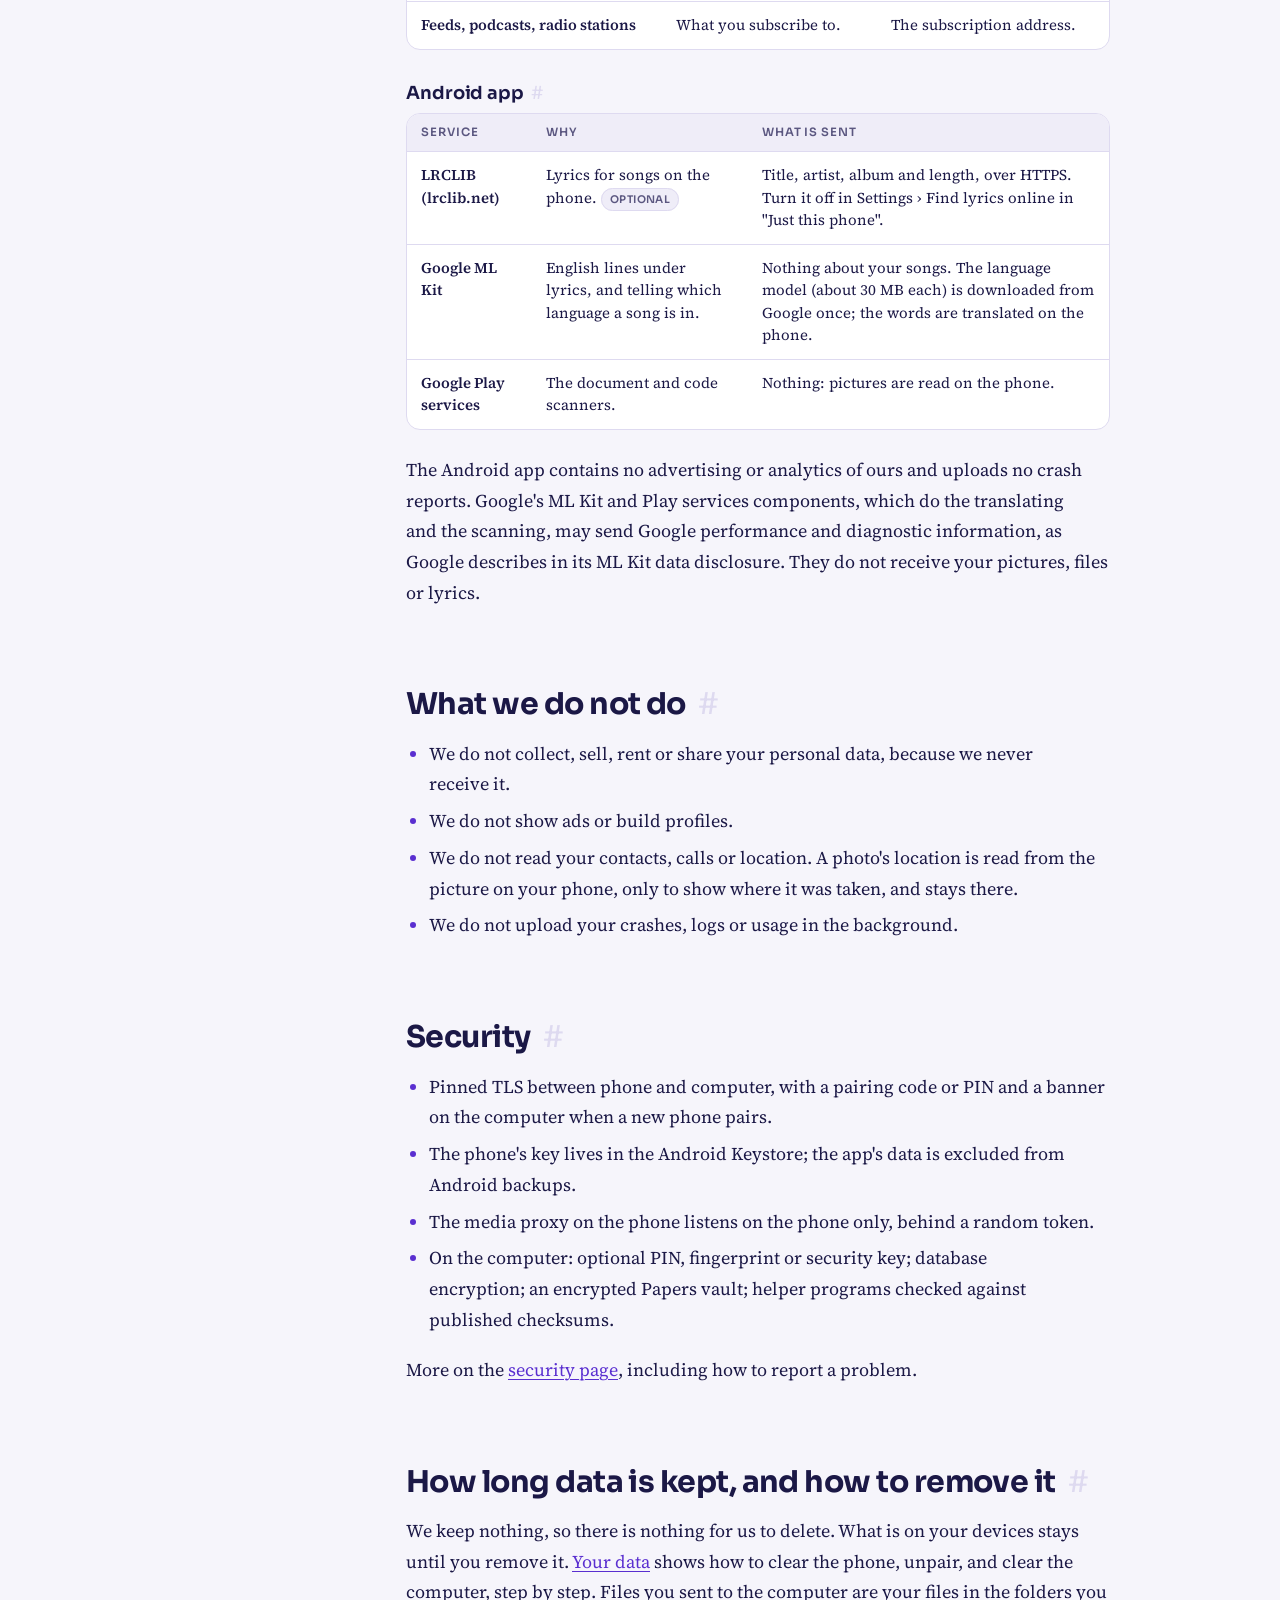
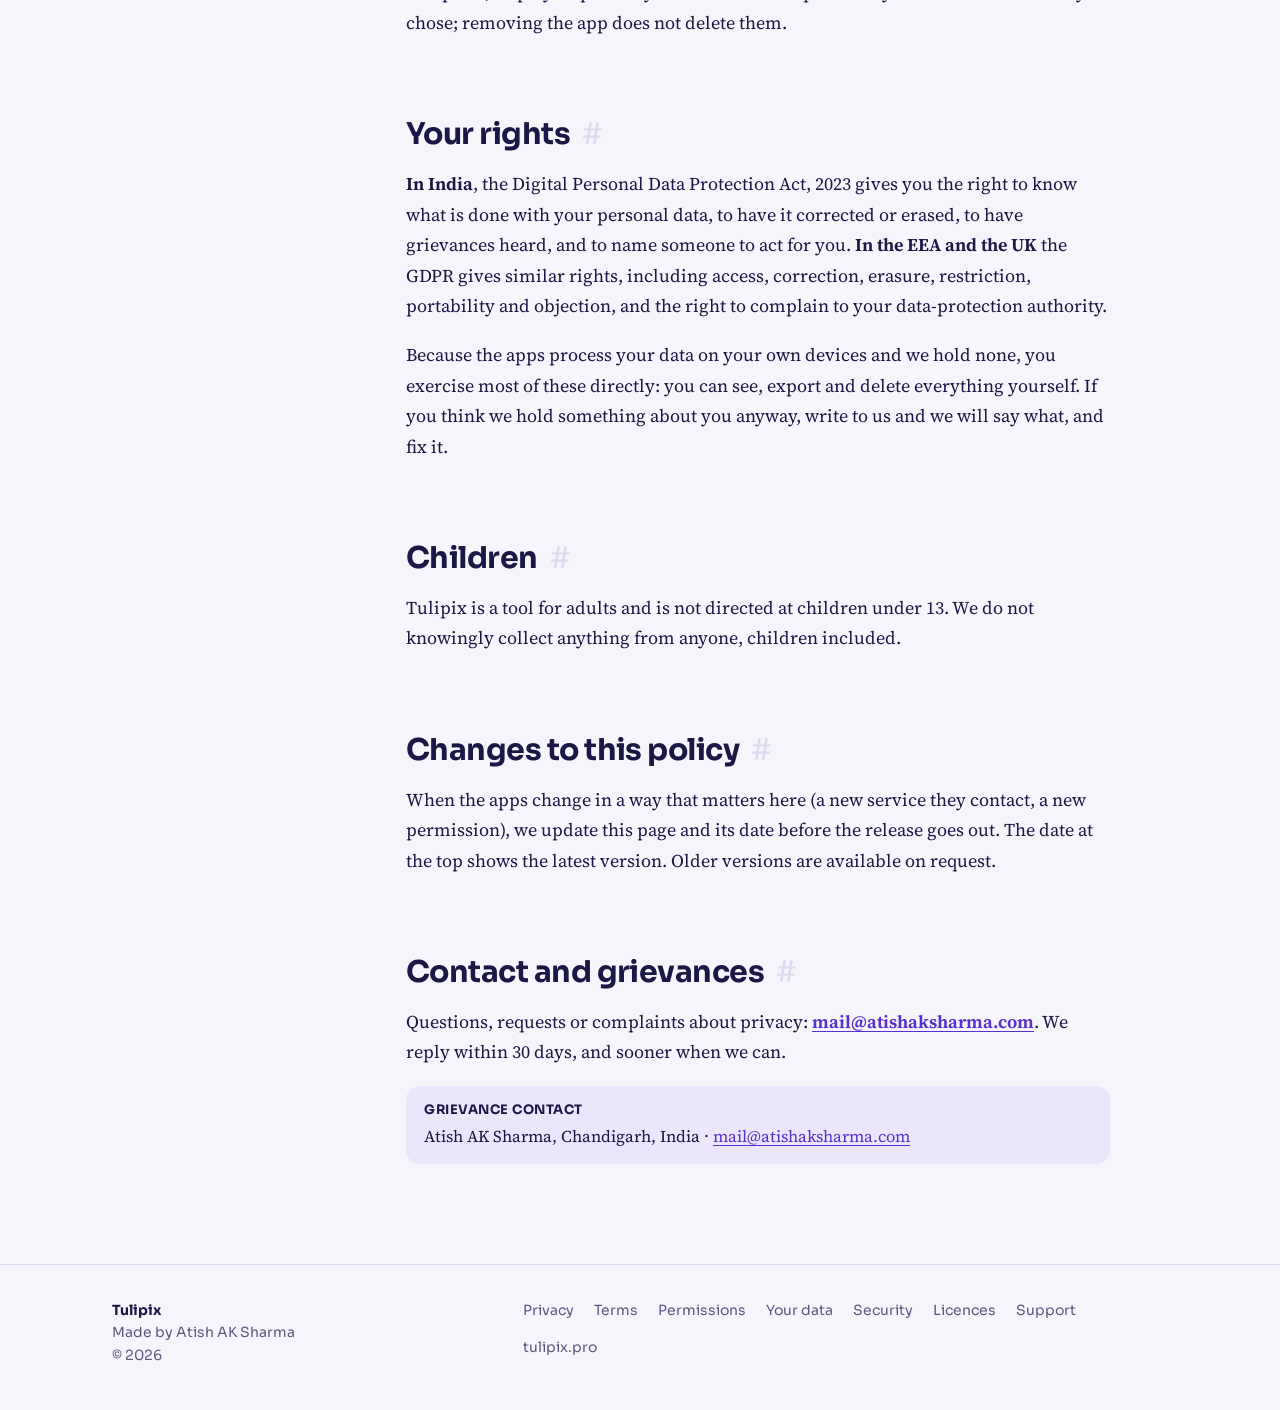
<file: privacy.html>
<!doctype html>
<html lang="en-IN">
<head>
<meta charset="utf-8">
<meta name="viewport" content="width=device-width, initial-scale=1">
<title>Privacy Policy · Tulipix</title>
<meta name="description" content="Tulipix keeps your photos, music, papers and notes on your own devices. This page says what the desktop app and the Android app do with them, what they send over the network, and who to ask.">
<link rel="canonical" href="https://tulipix.pro/privacy/">
<meta property="og:title" content="Privacy Policy · Tulipix">
<meta property="og:description" content="Tulipix keeps your photos, music, papers and notes on your own devices. This page says what the desktop app and the Android app do with them, what they send over the network, and who to ask.">
<meta property="og:image" content="./Main-logo.png">
<meta property="og:type" content="website">

<!-- Favicon -->
<link rel="icon" type="image/png" href="./Main-logo.png">
<link rel="apple-touch-icon" href="./Main-logo.png">

<!-- Google Fonts -->
<link rel="preconnect" href="https://fonts.googleapis.com">
<link rel="preconnect" href="https://fonts.gstatic.com" crossorigin>
<link rel="stylesheet" href="https://fonts.googleapis.com/css2?family=Sora:wght@400;500;600;700&family=Source+Serif+4:ital,opsz,wght@0,8..60,400;0,8..60,600;1,8..60,400&display=swap">

<style>
/* Embedded site.css styles */
:root{
  --paper:#f6f5fb; --card:#ffffff; --card2:#efedf8; --ink:#1b1846; --muted:#5b5780; --line:#dedaf0;
  --accent:#5a2fd0; --accent-ink:#ffffff; --teal:#0b8f80; --teal-bg:#dff5f1; --warm:#c2410c; --warm-bg:#fdeadf; --violet-bg:#ebe6fb;
  --shadow:0 1px 2px rgba(27,24,70,.06),0 8px 28px rgba(27,24,70,.07);
  --display:"Sora",ui-sans-serif,system-ui,-apple-system,"Segoe UI",Roboto,sans-serif;
  --body:"Source Serif 4",Charter,"Iowan Old Style",Georgia,serif;
  --mono:ui-monospace,SFMono-Regular,Menlo,Consolas,monospace;
  color-scheme:light;
}
@media (prefers-color-scheme:dark){
  :root:not([data-theme="light"]){
    --paper:#0c0b22; --card:#141339; --card2:#1b1a47; --ink:#ece9ff; --muted:#a9a5d2; --line:#2b2961;
    --accent:#b9a2ff; --accent-ink:#17123a; --teal:#4fd9c6; --teal-bg:#10332f; --warm:#ff9d6c; --warm-bg:#3a2217; --violet-bg:#241f55;
    --shadow:0 1px 2px rgba(0,0,0,.4),0 10px 30px rgba(0,0,0,.35); color-scheme:dark;
  }
}
:root[data-theme="dark"]{
  --paper:#0c0b22; --card:#141339; --card2:#1b1a47; --ink:#ece9ff; --muted:#a9a5d2; --line:#2b2961;
  --accent:#b9a2ff; --accent-ink:#17123a; --teal:#4fd9c6; --teal-bg:#10332f; --warm:#ff9d6c; --warm-bg:#3a2217; --violet-bg:#241f55;
  --shadow:0 1px 2px rgba(0,0,0,.4),0 10px 30px rgba(0,0,0,.35); color-scheme:dark;
}
:root[data-theme="light"]{
  --paper:#f6f5fb; --card:#ffffff; --card2:#efedf8; --ink:#1b1846; --muted:#5b5780; --line:#dedaf0;
  --accent:#5a2fd0; --accent-ink:#ffffff; --teal:#0b8f80; --teal-bg:#dff5f1; --warm:#c2410c; --warm-bg:#fdeadf; --violet-bg:#ebe6fb;
  --shadow:0 1px 2px rgba(27,24,70,.06),0 8px 28px rgba(27,24,70,.07); color-scheme:light;
}

*{box-sizing:border-box}
html{scroll-behavior:smooth;scroll-padding-top:84px}
@media (prefers-reduced-motion:reduce){
  html{scroll-behavior:auto}
  *{animation:none!important;transition:none!important}
}
body{
  margin:0;background:var(--paper);color:var(--ink);
  font:18px/1.7 var(--body);
  -webkit-font-smoothing:antialiased;
  text-rendering:optimizeLegibility;
}
a{color:var(--accent);text-underline-offset:3px;text-decoration-thickness:1px}
a:hover{text-decoration-thickness:2px}
:focus-visible{outline:3px solid var(--accent);outline-offset:3px;border-radius:4px}
img{max-width:100%}
.wrap{max-width:1120px;margin:0 auto;padding-inline:clamp(16px,4vw,32px)}

/* header */
.site{
  position:sticky;top:0;z-index:20;
  background:color-mix(in srgb,var(--paper) 86%,transparent);
  backdrop-filter:saturate(1.4) blur(14px);
  -webkit-backdrop-filter:saturate(1.4) blur(14px);
  border-bottom:1px solid var(--line);
}
.site .wrap{display:flex;align-items:center;gap:18px;min-height:62px}
.brand{
  display:flex;align-items:center;gap:10px;color:var(--ink);
  text-decoration:none;font:700 19px/1 var(--display);
  letter-spacing:-.01em;flex:none;
}
.brand img{width:34px;height:34px;border-radius:6px;object-fit:contain;display:block}
.site nav{display:flex;gap:2px;overflow-x:auto;min-width:0;flex:1;scrollbar-width:none}
.site nav::-webkit-scrollbar{display:none}
.site nav a{
  flex:none;color:var(--muted);text-decoration:none;
  font:500 14px/1 var(--display);padding:9px 12px;border-radius:99px;
  transition:background .15s ease,color .15s ease;
}
.site nav a:hover{color:var(--ink);background:var(--card2)}
.site nav a[aria-current=page]{color:var(--ink);background:var(--violet-bg);font-weight:600}
.theme{
  flex:none;border:1px solid var(--line);background:var(--card);
  color:var(--ink);width:38px;height:38px;border-radius:50%;cursor:pointer;
  display:grid;place-items:center;transition:background .15s,transform .1s;
}
.theme:hover{background:var(--card2)}
.theme:active{transform:scale(0.95)}

/* title block */
.title{padding-block:clamp(34px,6vw,64px) 18px}
.eyebrow{display:flex;flex-wrap:wrap;gap:8px;margin:0 0 16px}
.tag{
  font:600 12px/1 var(--display);letter-spacing:.04em;text-transform:uppercase;
  padding:6px 10px;border-radius:99px;background:var(--card2);
  color:var(--muted);border:1px solid var(--line);
}
.tag.desktop{background:var(--violet-bg);color:var(--accent);border-color:transparent}
.tag.android{background:var(--teal-bg);color:var(--teal);border-color:transparent}
.tag.direct{background:var(--warm-bg);color:var(--warm);border-color:transparent}
h1{font:700 clamp(32px,5.4vw,54px)/1.08 var(--display);letter-spacing:-.025em;margin:0 0 14px;text-wrap:balance}
.lead{font-size:clamp(19px,2.2vw,22px);line-height:1.55;color:var(--muted);max-width:44rem;margin:0 0 18px;text-wrap:pretty}
.meta{display:flex;flex-wrap:wrap;gap:6px 22px;font:500 13px/1.4 var(--display);color:var(--muted);margin:0}
.meta b{color:var(--ink);font-weight:600}

/* page grid */
.page{display:grid;grid-template-columns:230px minmax(0,1fr);gap:clamp(24px,5vw,64px);padding-block:20px 80px;align-items:start}
.toc{position:sticky;top:84px;font:500 14px/1.35 var(--display);max-height:calc(100vh - 100px);overflow:auto}
.toc h2{font:600 11px/1 var(--display);letter-spacing:.1em;text-transform:uppercase;color:var(--muted);margin:0 0 12px}
.toc ol{list-style:none;margin:0;padding:0;border-left:1px solid var(--line)}
.toc a{display:block;padding:7px 12px;margin-left:-1px;border-left:2px solid transparent;color:var(--muted);text-decoration:none}
.toc a:hover{color:var(--ink)}
.toc a.on{color:var(--ink);border-left-color:var(--accent);font-weight:600}
@media (max-width:860px){
  .page{grid-template-columns:minmax(0,1fr)}
  .toc{position:static;max-height:none;background:var(--card);border:1px solid var(--line);border-radius:14px;padding:14px 16px;margin-bottom:24px}
  .toc ol{border:0;columns:2}
  .toc a{padding:5px 0;border:0;margin:0}
}
@media (max-width:520px){.toc ol{columns:1}}

/* reading column */
article{min-width:0;max-width:44rem}
article h2{font:700 clamp(24px,3vw,30px)/1.2 var(--display);letter-spacing:-.018em;margin:2.6em 0 .55em;text-wrap:balance}
article h2:first-child{margin-top:0}
article h3{font:650 18px/1.3 var(--display);letter-spacing:-.005em;margin:1.8em 0 .4em}
article p,article li{text-wrap:pretty}
article p{margin:0 0 1em}
article ul,article ol{padding-left:1.25em;margin:0 0 1.1em}
article li{margin:.35em 0}
article li::marker{color:var(--accent)}
article strong{font-weight:650}
article code{font:500 .84em var(--mono);background:var(--card2);border:1px solid var(--line);border-radius:6px;padding:.08em .4em;overflow-wrap:anywhere}
article hr{border:0;border-top:1px solid var(--line);margin:2.4em 0}
.hash{color:var(--line);text-decoration:none;margin-left:.4em;font-weight:400}
h2:hover .hash,h3:hover .hash{color:var(--accent)}

/* the short version */
.short{background:var(--card);border:1px solid var(--line);border-radius:20px;padding:clamp(18px,3vw,28px);margin:0 0 2.2em;box-shadow:var(--shadow)}
.short h2{margin:0 0 14px!important;font-size:19px!important}
.short ul{list-style:none;padding:0;margin:0;display:grid;grid-template-columns:repeat(2,minmax(0,1fr));gap:14px 22px}
@media (max-width:620px){.short ul{grid-template-columns:1fr}}
.short li{display:grid;grid-template-columns:34px 1fr;gap:12px;margin:0;font-size:16.5px;line-height:1.5}
.short li svg{width:34px;height:34px;padding:7px;border-radius:10px;background:var(--teal-bg);color:var(--teal);flex-shrink:0}
.short li b{display:block;font:650 15px/1.3 var(--display);margin-bottom:2px}

/* diagram */
figure.map{margin:0 0 2.4em;background:var(--card);border:1px solid var(--line);border-radius:20px;padding:12px 8px 6px;box-shadow:var(--shadow)}
figure.map svg{display:block;width:100%;height:auto}
figure.map figcaption{font:500 13px/1.5 var(--display);color:var(--muted);padding:6px 14px 12px;text-align:center}
.m-box{fill:var(--card2);stroke:var(--line);stroke-width:1.5}
.m-t{fill:var(--ink);font:600 15px var(--display)}
.m-s{fill:var(--muted);font:500 12px var(--display)}
.m-ok{stroke:var(--teal);stroke-width:2.5;fill:none}
.m-dash{stroke:var(--muted);stroke-width:2;stroke-dasharray:5 6;fill:none}
.m-no{stroke:var(--warm);stroke-width:2.5;fill:none}
.m-lbl{fill:var(--teal);font:600 12px var(--display)}
.m-lbl2{fill:var(--muted);font:600 12px var(--display)}
.m-lbl3{fill:var(--warm);font:600 12px var(--display)}

/* tables */
.tablewrap{overflow-x:auto;margin:0 0 1.4em;border:1px solid var(--line);border-radius:14px;background:var(--card)}
table{border-collapse:collapse;width:100%;min-width:560px;font:15px/1.5 var(--body)}
th,td{padding:12px 14px;text-align:left;vertical-align:top;border-bottom:1px solid var(--line)}
tr:last-child td{border-bottom:0}
th{font:600 11.5px/1.2 var(--display);letter-spacing:.08em;text-transform:uppercase;color:var(--muted);background:var(--card2)}
td:first-child{font-weight:600}
td .tag{margin:2px 4px 2px 0;font-size:10.5px;padding:4px 8px}

/* callouts */
.note,.warn,.good{border-radius:14px;padding:14px 18px;margin:0 0 1.2em;font-size:16.5px;line-height:1.6}
.note{background:var(--violet-bg)}
.good{background:var(--teal-bg)}
.warn{background:var(--warm-bg)}
.note>:last-child,.warn>:last-child,.good>:last-child{margin-bottom:0}
.note b:first-child,.warn b:first-child,.good b:first-child{font-family:var(--display);font-size:13px;letter-spacing:.04em;text-transform:uppercase;display:block;margin-bottom:3px}

/* footer */
footer.site-foot{border-top:1px solid var(--line);padding-block:34px 44px;font:14px/1.6 var(--display);color:var(--muted)}
footer.site-foot .wrap{display:grid;grid-template-columns:minmax(0,1.2fr) minmax(0,2fr);gap:24px}
@media (max-width:700px){footer.site-foot .wrap{grid-template-columns:1fr}}
footer.site-foot .links{display:flex;flex-wrap:wrap;gap:6px 20px}
footer.site-foot a{color:var(--muted);text-decoration:none}
footer.site-foot a:hover{color:var(--ink);text-decoration:underline}
footer.site-foot b{color:var(--ink)}

/* mobile table cards */
@media (max-width:640px){
  .tablewrap{border:0;background:none;overflow:visible}
  table{min-width:0;display:block}
  thead{display:none}
  tbody,tr{display:block}
  tr{background:var(--card);border:1px solid var(--line);border-radius:14px;padding:6px 14px 10px;margin:0 0 10px}
  td{display:block;border:0;padding:6px 0}
  td:first-child{padding-top:10px;font-size:16.5px}
  td[data-label]:not([data-label=""]):not(:first-child)::before{content:attr(data-label);display:block;font:600 10.5px/1.2 var(--display);letter-spacing:.08em;text-transform:uppercase;color:var(--muted);margin-bottom:2px}
}
</style>
</head>

<body>
<header class="site">
  <div class="wrap">
    <a class="brand" href="./index.html">
      <img src="./Main-logo.png" alt="Tulipix Logo" width="34" height="34" onerror="this.style.display='none'">
      Tulipix
    </a>
    <nav aria-label="Pages">
      <a href="./privacy.html" aria-current="page">Privacy</a>
      <a href="./terms.html">Terms</a>
      <a href="./permissions.html">Permissions</a>
      <a href="./data-deletion.html">Your data</a>
      <a href="./security.html">Security</a>
      <a href="./licenses.html">Licences</a>
      <a href="./support.html">Support</a>
    </nav>
    <button class="theme" id="theme" type="button" aria-label="Switch light and dark">
      <svg width="18" height="18" viewBox="0 0 24 24" fill="none" stroke="currentColor" stroke-width="2" stroke-linecap="round" aria-hidden="true">
        <circle cx="12" cy="12" r="4"/>
        <path d="M12 2v2M12 20v2M4.9 4.9l1.4 1.4M17.7 17.7l1.4 1.4M2 12h2M20 12h2M4.9 19.1l1.4-1.4M17.7 6.3l1.4-1.4"/>
      </svg>
    </button>
  </div>
</header>

<main>
<div class="wrap title">
  <div class="eyebrow">
    <span class="tag desktop">Desktop app</span>
    <span class="tag android">Android app</span>
  </div>
  <h1>Privacy Policy</h1>
  <p class="lead">Tulipix keeps your photos, music, papers and notes on your own devices. This page says what the desktop app and the Android app do with them, what they send over the network, and who to ask.</p>
  <p class="meta">
    <span><b>Last updated</b> 13 October 2026</span>
    <span><b>Covers</b> Tulipix 1.1.0</span>
  </p>
</div>

<div class="wrap page">
  <aside class="toc" aria-label="On this page">
    <h2>On this page</h2>
    <ol>
      <li><a href="#the-short-version">The short version</a></li>
      <li><a href="#who-is-responsible">Who is responsible</a></li>
      <li><a href="#what-this-policy-covers">What this policy covers</a></li>
      <li><a href="#what-stays-on-your-own-devices">What stays on your own devices</a></li>
      <li><a href="#what-moves-between-your-phone-and-your-computer">What moves between your phone and your computer</a></li>
      <li><a href="#what-goes-to-other-services">What goes to other services</a></li>
      <li><a href="#what-we-do-not-do">What we do not do</a></li>
      <li><a href="#security">Security</a></li>
      <li><a href="#how-long-data-is-kept-and-how-to-remove-it">How long data is kept, and how to remove it</a></li>
      <li><a href="#your-rights">Your rights</a></li>
      <li><a href="#children">Children</a></li>
      <li><a href="#changes-to-this-policy">Changes to this policy</a></li>
      <li><a href="#contact-and-grievances">Contact and grievances</a></li>
    </ol>
  </aside>

  <article>
    <section class="short">
      <h2 id="the-short-version">The short version</h2>
      <ul>
        <li>
          <svg viewBox="0 0 24 24" fill="none" stroke="currentColor" stroke-width="2" stroke-linecap="round" stroke-linejoin="round" aria-hidden="true"><circle cx="12" cy="8" r="4"/><path d="M4 21c1-4 4-6 8-6s7 2 8 6"/><path d="M3 3l18 18" /></svg>
          <span><b>No account</b>There is nothing to sign up for. We hold no list of users, because there are none.</span>
        </li>
        <li>
          <svg viewBox="0 0 24 24" fill="none" stroke="currentColor" stroke-width="2" stroke-linecap="round" stroke-linejoin="round" aria-hidden="true"><path d="M7 18a4 4 0 010-8 5 5 0 019.6-1A4 4 0 0117 18z"/><path d="M3 3l18 18"/></svg>
          <span><b>No servers of ours</b>Your files go from your phone to your computer, and nowhere else. We run nothing that receives them.</span>
        </li>
        <li>
          <svg viewBox="0 0 24 24" fill="none" stroke="currentColor" stroke-width="2" stroke-linecap="round" stroke-linejoin="round" aria-hidden="true"><path d="M2 12s4-7 10-7 10 7 10 7-4 7-10 7S2 12 2 12z"/><circle cx="12" cy="12" r="3"/><path d="M3 3l18 18"/></svg>
          <span><b>No tracking</b>No analytics and no ads of ours. On the computer a crash report is a local file that leaves only if you press Report.</span>
        </li>
        <li>
          <svg viewBox="0 0 24 24" fill="none" stroke="currentColor" stroke-width="2" stroke-linecap="round" stroke-linejoin="round" aria-hidden="true"><rect x="5" y="11" width="14" height="10" rx="2"/><path d="M8 11V8a4 4 0 018 0v3"/></svg>
          <span><b>Locked to your computer</b>The phone trusts the one certificate it saw when you paired, and nothing else.</span>
        </li>
      </ul>
    </section>

    <figure class="map">
      <svg viewBox="0 0 760 250" role="img" aria-labelledby="mapt mapd">
        <title id="mapt">Where your data goes</title>
        <desc id="mapd">Your phone and your computer exchange files over your own network. The computer talks to outside services only when a feature needs it. Tulipix has no server in the middle.</desc>
        <rect class="m-box" x="30" y="70" width="150" height="110" rx="22"/>
        <text class="m-t" x="105" y="118" text-anchor="middle">Your phone</text>
        <text class="m-s" x="105" y="140" text-anchor="middle">Android app</text>
        
        <rect class="m-box" x="300" y="70" width="170" height="110" rx="22"/>
        <text class="m-t" x="385" y="118" text-anchor="middle">Your computer</text>
        <text class="m-s" x="385" y="140" text-anchor="middle">Desktop app · your data</text>
        
        <rect class="m-box" x="590" y="20" width="150" height="76" rx="22"/>
        <text class="m-t" x="665" y="54" text-anchor="middle">Services you use</text>
        <text class="m-s" x="665" y="74" text-anchor="middle">lyrics, covers, updates</text>
        
        <path class="m-ok" d="M182 108 H298 M182 142 H298"/>
        <path class="m-ok" d="M290 101 l8 7 -8 7 M190 135 l-8 7 8 7"/>
        <text class="m-lbl" x="240" y="94" text-anchor="middle">TLS, pinned key</text>
        <text class="m-s" x="240" y="170" text-anchor="middle">your own Wi-Fi</text>
        
        <path class="m-dash" d="M472 100 C520 100 540 58 588 58"/>
        <text class="m-lbl2" x="498" y="116">only when a feature asks</text>
        
        <g>
          <rect class="m-box" x="290" y="204" width="190" height="34" rx="17" stroke-dasharray="4 5"/>
          <text class="m-s" x="385" y="226" text-anchor="middle"><tspan class="m-lbl3">✕</tspan> Tulipix servers: none</text>
        </g>
      </svg>
      <figcaption>The two apps talk to each other. Neither one reports to us.</figcaption>
    </figure>

    <h2 id="who-is-responsible">Who is responsible</h2>
    <p>Tulipix is made by <strong>Atish AK Sharma</strong>, an individual developer in India. In this policy "we" means Atish AK Sharma. You can reach us at <strong><a href="mailto:mail@atishaksharma.com">mail@atishaksharma.com</a></strong> or through <a href="https://tulipix.pro">https://tulipix.pro</a>.</p>

    <h2 id="what-this-policy-covers">What this policy covers</h2>
    <ul>
      <li><strong>Tulipix for desktop</strong>, the app that holds your library.</li>
      <li><strong>Tulipix Companion for Android</strong> (package <code>app.tulipix.companion</code>), on Google Play and as a direct download.</li>
      <li><strong>These web pages</strong>. They set no cookies and run no analytics; your light or dark choice stays in your browser. They load their fonts from Google Fonts, which sees your IP address when they do.</li>
    </ul>
    <p>The pages on <a href="./permissions.html">permissions</a>, <a href="./data-deletion.html">your data</a> and <a href="./security.html">security</a> are part of this policy.</p>

    <h2 id="what-stays-on-your-own-devices">What stays on your own devices</h2>
    <p>Nearly everything. The apps are built so that your library never has to leave the machines you own.</p>
    
    <h3 id="on-your-computer">On your computer</h3>
    <div class="tablewrap">
      <table>
        <thead>
          <tr><th>What</th><th>Where and how</th></tr>
        </thead>
        <tbody>
          <tr><td data-label="What">Your libraries</td><td data-label="Where and how">One local database per section (photos, videos, music, books, papers, finances, journal and the rest) in Tulipix's data folder. Your files themselves are not changed.</td></tr>
          <tr><td data-label="What">Settings and keys</td><td data-label="Where and how">Kept in the same folder. API keys you enter, such as a TMDB key, are kept in an app vault there, not in a cloud.</td></tr>
          <tr><td data-label="What">Logs and crashes</td><td data-label="Where and how">Rolling log files and crash dumps, written locally. Nothing is uploaded unless you press Report.</td></tr>
          <tr><td data-label="What">Downloaded models and tools</td><td data-label="Where and how">AI models and helper programs you choose to download are stored beside your data.</td></tr>
          <tr><td data-label="What">Protection</td><td data-label="Where and how">Optional: an app PIN, fingerprint or security key; database encryption (SQLCipher); a Papers vault encrypted with ChaCha20-Poly1305 that re-locks after five minutes.</td></tr>
        </tbody>
      </table>
    </div>
    <p>The data folder is <code>~/.config/Tulipix</code> on Linux, <code>~/Library/Application Support/Tulipix</code> on macOS and <code>%APPDATA%\Tulipix</code> on Windows.</p>

    <h3 id="on-your-phone">On your phone</h3>
    <div class="tablewrap">
      <table>
        <thead>
          <tr><th>What</th><th>Where and how</th></tr>
        </thead>
        <tbody>
          <tr><td data-label="What">Pairing</td><td data-label="Where and how">The phone's own key is made in the Android Keystore. It also keeps the fingerprint of the one computer you paired with.</td></tr>
          <tr><td data-label="What">Library index</td><td data-label="Where and how">"Just this phone" lists the music, videos and photos Android already knows about. The list is kept in the app's private storage.</td></tr>
          <tr><td data-label="What">Caches and preferences</td><td data-label="Where and how">Cover pictures, thumbnails, lyrics and their English translations, the transfer queue, backup progress and your settings.</td></tr>
          <tr><td data-label="What">Offline copies</td><td data-label="Where and how">Only what you choose to keep offline.</td></tr>
          <tr><td data-label="What">Android backup</td><td data-label="Where and how">Switched off for this app. Android's cloud backup and phone-to-phone copy do not take Tulipix's data, so the pairing keys cannot be copied away.</td></tr>
        </tbody>
      </table>
    </div>

    <h2 id="what-moves-between-your-phone-and-your-computer">What moves between your phone and your computer</h2>
    <p>When you pair, the two devices talk directly over your own network. The link uses TLS. The phone accepts the computer's certificate only if it matches the fingerprint recorded at pairing, and the computer recognises the phone by the certificate the phone made. No other certificate is trusted, not even one that looks valid.</p>
    <p>Only what you ask for travels:</p>
    <ul>
      <li>files, links, text and the clipboard you send from the phone;</li>
      <li>photos and videos, if you switch on camera backup (the computer checks what it already has so nothing is sent twice);</li>
      <li>paper scans, receipts, voice notes, journal entries and shopping items from the Capture tab;</li>
      <li>from the computer: library lists, cover pictures, streams for playback, files it offers you, and what is playing;</li>
      <li><span class="tag direct">Direct download only</span> bank text messages that look like payments, if you switch on Bank SMS. This is off by default, and the Google Play version does not have it.</li>
    </ul>
    <p>You can unpair at any time from the phone or from the computer's Companion section. A removed phone is refused at once.</p>

    <h2 id="what-goes-to-other-services">What goes to other services</h2>
    <p>Tulipix makes network requests only for the features below. As with any web request, the other service sees your IP address and is covered by its own privacy policy.</p>

    <h3 id="desktop-app">Desktop app</h3>
    <div class="tablewrap">
      <table>
        <thead>
          <tr><th>Service</th><th>Why</th><th>What is sent</th></tr>
        </thead>
        <tbody>
          <tr><td data-label="Service">Metadata sources: MusicBrainz, Cover Art Archive, Apple's iTunes search, Discogs, Last.fm, TMDB, AniList, Open Library, Wikipedia</td><td data-label="Why">Names, covers, descriptions and ratings for your library.</td><td data-label="What is sent">The title, artist, album, ISBN or name being looked up. TMDB needs your own API key.</td></tr>
          <tr><td data-label="Service">LRCLIB</td><td data-label="Why">Timed lyrics.</td><td data-label="What is sent">Title, artist, album and length of the song.</td></tr>
          <tr><td data-label="Service">Last.fm, ListenBrainz</td><td data-label="Why">Scrobbling, only if you sign in to them.</td><td data-label="What is sent">The tracks you play.</td></tr>
          <tr><td data-label="Service">YouTube and other sites you open</td><td data-label="Why">Playing or downloading what you ask for, with yt-dlp and ffmpeg.</td><td data-label="What is sent">The address you open.</td></tr>
          <tr><td data-label="Service">Currency rates (open.er-api.com)</td><td data-label="Why">Finances in more than one currency.</td><td data-label="What is sent">A currency code.</td></tr>
          <tr><td data-label="Service">GeoNames</td><td data-label="Why">Place names for photos and the journal.</td><td data-label="What is sent">Nothing about you: a public list of cities is downloaded once and your coordinates are looked up on the computer.</td></tr>
          <tr><td data-label="Service">GitHub, Hugging Face</td><td data-label="Why">Update checks, helper tools (yt-dlp, ffmpeg, rclone) and the AI models you choose to download.</td><td data-label="What is sent">The download request. Downloads are checked against published checksums.</td></tr>
          <tr><td data-label="Service">Your own cloud account (through rclone)</td><td data-label="Why">The Cloud section.</td><td data-label="What is sent">Your files, between your computer and the provider you connect. Your login details stay on your computer.</td></tr>
          <tr><td data-label="Service">Feeds, podcasts, radio stations</td><td data-label="Why">What you subscribe to.</td><td data-label="What is sent">The subscription address.</td></tr>
        </tbody>
      </table>
    </div>

    <h3 id="android-app">Android app</h3>
    <div class="tablewrap">
      <table>
        <thead>
          <tr><th>Service</th><th>Why</th><th>What is sent</th></tr>
        </thead>
        <tbody>
          <tr><td data-label="Service">LRCLIB (lrclib.net)</td><td data-label="Why">Lyrics for songs on the phone. <span class="tag">Optional</span></td><td data-label="What is sent">Title, artist, album and length, over HTTPS. Turn it off in Settings › Find lyrics online in "Just this phone".</td></tr>
          <tr><td data-label="Service">Google ML Kit</td><td data-label="Why">English lines under lyrics, and telling which language a song is in.</td><td data-label="What is sent">Nothing about your songs. The language model (about 30 MB each) is downloaded from Google once; the words are translated on the phone.</td></tr>
          <tr><td data-label="Service">Google Play services</td><td data-label="Why">The document and code scanners.</td><td data-label="What is sent">Nothing: pictures are read on the phone.</td></tr>
        </tbody>
      </table>
    </div>
    <p>The Android app contains no advertising or analytics of ours and uploads no crash reports. Google's ML Kit and Play services components, which do the translating and the scanning, may send Google performance and diagnostic information, as Google describes in its ML Kit data disclosure. They do not receive your pictures, files or lyrics.</p>

    <h2 id="what-we-do-not-do">What we do not do</h2>
    <ul>
      <li>We do not collect, sell, rent or share your personal data, because we never receive it.</li>
      <li>We do not show ads or build profiles.</li>
      <li>We do not read your contacts, calls or location. A photo's location is read from the picture on your phone, only to show where it was taken, and stays there.</li>
      <li>We do not upload your crashes, logs or usage in the background.</li>
    </ul>

    <h2 id="security">Security</h2>
    <ul>
      <li>Pinned TLS between phone and computer, with a pairing code or PIN and a banner on the computer when a new phone pairs.</li>
      <li>The phone's key lives in the Android Keystore; the app's data is excluded from Android backups.</li>
      <li>The media proxy on the phone listens on the phone only, behind a random token.</li>
      <li>On the computer: optional PIN, fingerprint or security key; database encryption; an encrypted Papers vault; helper programs checked against published checksums.</li>
    </ul>
    <p>More on the <a href="./security.html">security page</a>, including how to report a problem.</p>

    <h2 id="how-long-data-is-kept-and-how-to-remove-it">How long data is kept, and how to remove it</h2>
    <p>We keep nothing, so there is nothing for us to delete. What is on your devices stays until you remove it. <a href="./data-deletion.html">Your data</a> shows how to clear the phone, unpair, and clear the computer, step by step. Files you sent to the computer are your files in the folders you chose; removing the app does not delete them.</p>

    <h2 id="your-rights">Your rights</h2>
    <p><strong>In India</strong>, the Digital Personal Data Protection Act, 2023 gives you the right to know what is done with your personal data, to have it corrected or erased, to have grievances heard, and to name someone to act for you. <strong>In the EEA and the UK</strong> the GDPR gives similar rights, including access, correction, erasure, restriction, portability and objection, and the right to complain to your data-protection authority.</p>
    <p>Because the apps process your data on your own devices and we hold none, you exercise most of these directly: you can see, export and delete everything yourself. If you think we hold something about you anyway, write to us and we will say what, and fix it.</p>

    <h2 id="children">Children</h2>
    <p>Tulipix is a tool for adults and is not directed at children under 13. We do not knowingly collect anything from anyone, children included.</p>

    <h2 id="changes-to-this-policy">Changes to this policy</h2>
    <p>When the apps change in a way that matters here (a new service they contact, a new permission), we update this page and its date before the release goes out. The date at the top shows the latest version. Older versions are available on request.</p>

    <h2 id="contact-and-grievances">Contact and grievances</h2>
    <p>Questions, requests or complaints about privacy: <strong><a href="mailto:mail@atishaksharma.com">mail@atishaksharma.com</a></strong>. We reply within 30 days, and sooner when we can.</p>
    <div class="note"><b>Grievance contact</b>Atish AK Sharma, Chandigarh, India · <a href="mailto:mail@atishaksharma.com">mail@atishaksharma.com</a></div>
  </article>
</div>
</main>

<footer class="site-foot">
  <div class="wrap">
    <div><b>Tulipix</b><br>Made by <a href="https://atishaksharma.com">Atish AK Sharma</a><br>© 2026</div>
    <div class="links">
      <a href="./privacy.html">Privacy</a>
      <a href="./terms.html">Terms</a>
      <a href="./permissions.html">Permissions</a>
      <a href="./data-deletion.html">Your data</a>
      <a href="./security.html">Security</a>
      <a href="./licenses.html">Licences</a>
      <a href="./support.html">Support</a>
      <a href="https://tulipix.pro">tulipix.pro</a>
    </div>
  </div>
</footer>

<script>
// Embedded site.js logic
(function(){
  var root = document.documentElement;
  
  // Theme state persistence
  try {
    var storedTheme = localStorage.getItem('tulipix-theme');
    if (storedTheme) {
      root.setAttribute('data-theme', storedTheme);
    }
  } catch(e) {}

  var themeBtn = document.getElementById('theme');
  if (themeBtn) {
    themeBtn.addEventListener('click', function() {
      var currentTheme = root.getAttribute('data-theme');
      var isDark = currentTheme === 'dark' || (!currentTheme && window.matchMedia && window.matchMedia('(prefers-color-scheme: dark)').matches);
      var nextTheme = isDark ? 'light' : 'dark';
      root.setAttribute('data-theme', nextTheme);
      try {
        localStorage.setItem('tulipix-theme', nextTheme);
      } catch(e) {}
    });
  }

  // Heading anchor links
  document.querySelectorAll('article h2[id], article h3[id]').forEach(function(h) {
    var a = document.createElement('a');
    a.className = 'hash';
    a.href = '#' + h.id;
    a.textContent = '#';
    a.setAttribute('aria-label', 'Link to this section');
    h.appendChild(a);
  });

  // Table of contents active item tracking
  var tocLinks = Array.prototype.slice.call(document.querySelectorAll('.toc a'));
  if (tocLinks.length && ('IntersectionObserver' in window)) {
    var linkMap = {};
    tocLinks.forEach(function(a) {
      var targetId = a.getAttribute('href');
      if (targetId && targetId.startsWith('#')) {
        linkMap[targetId.substring(1)] = a;
      }
    });

    var observer = new IntersectionObserver(function(entries) {
      entries.forEach(function(entry) {
        if (entry.isIntersecting) {
          tocLinks.forEach(function(l) { l.classList.remove('on'); });
          var activeLink = linkMap[entry.target.id];
          if (activeLink) activeLink.classList.add('on');
        }
      });
    }, { rootMargin: '-80px 0px -70% 0px' });

    document.querySelectorAll('article h2[id]').forEach(function(heading) {
      observer.observe(heading);
    });
  }
})();
</script>
</body>
</html>
</file>
